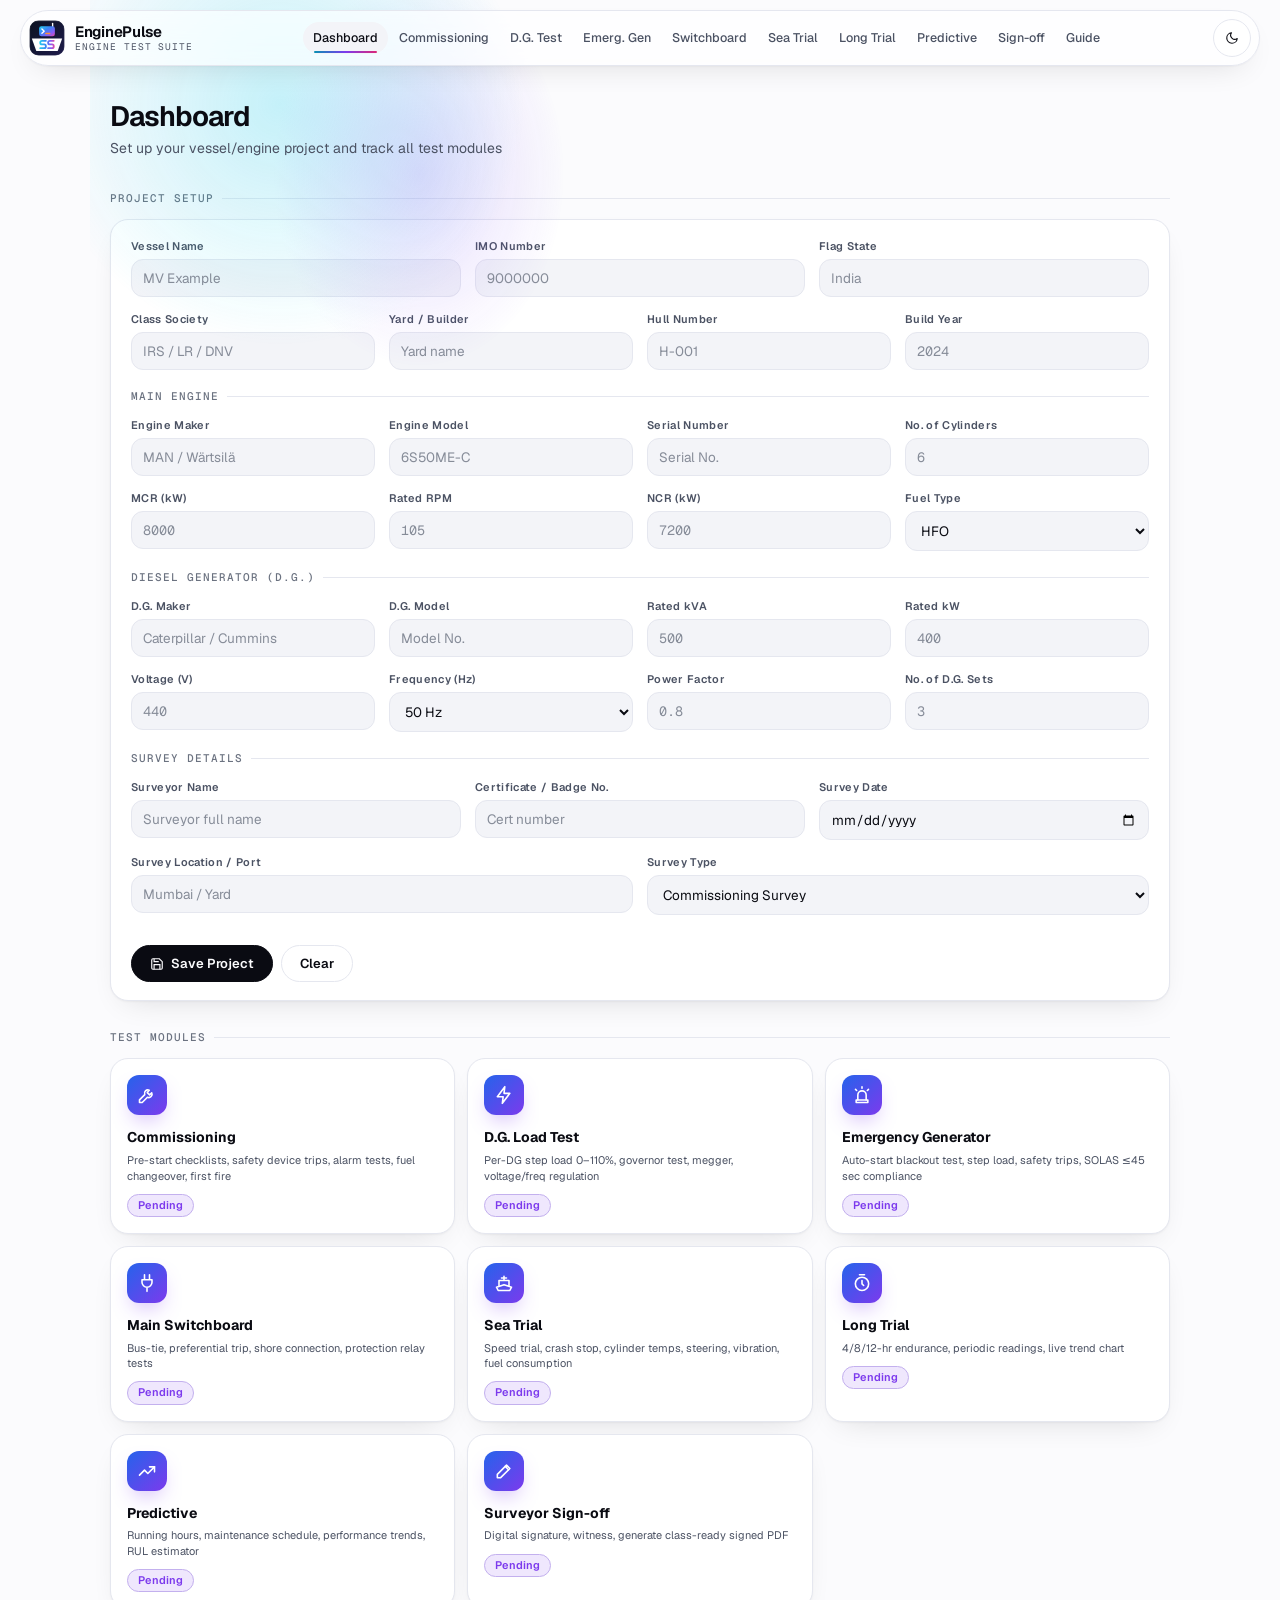
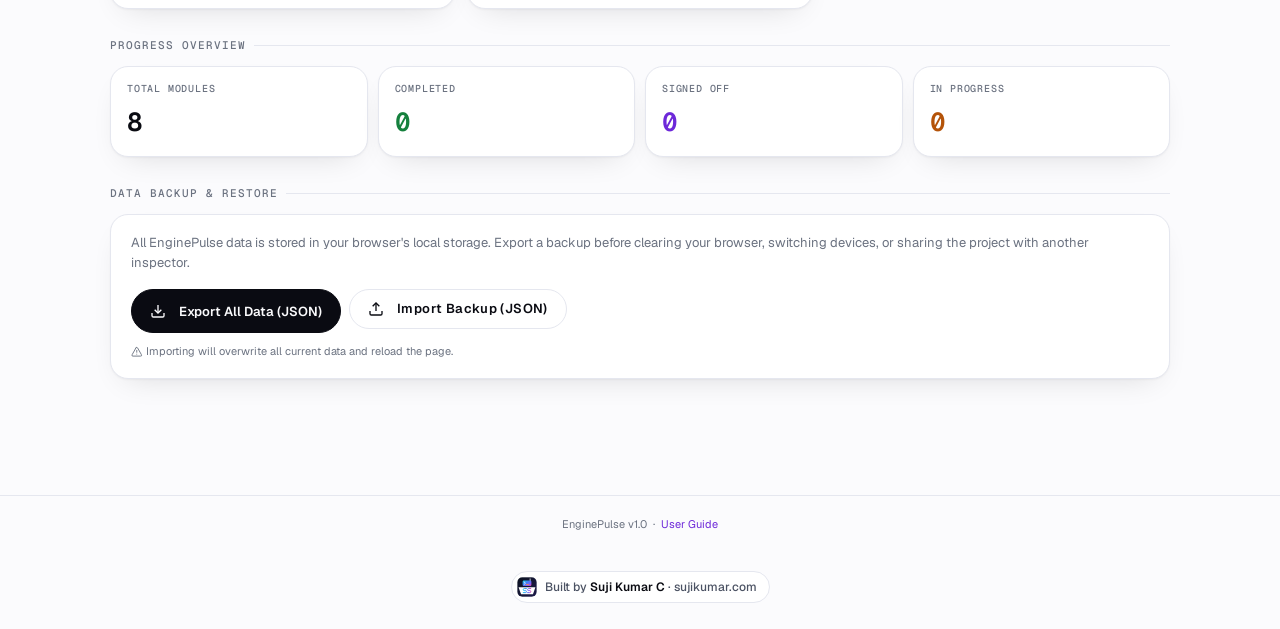
<file: index.html>
<!DOCTYPE html>
<html lang="en">
<head>
  <meta charset="UTF-8" />
  <script>(function(){var t=null;try{t=localStorage.getItem('enginepulse-theme')}catch(e){}if(t!=='light'&&t!=='dark')t=matchMedia('(prefers-color-scheme: dark)').matches?'dark':'light';document.documentElement.setAttribute('data-theme',t)})();</script>
  <meta name="theme-color" content="#FBFBFD" media="(prefers-color-scheme: light)"/>
  <meta name="theme-color" content="#07080D" media="(prefers-color-scheme: dark)"/>
  <link rel="preload" href="fonts/geist.woff2" as="font" type="font/woff2" crossorigin/>
  <meta name="author" content="Suji Kumar C" /><link rel="icon" type="image/svg+xml" href="favicon.svg"/>
  <meta name="viewport" content="width=device-width,initial-scale=1"/>
  <title>EnginePulse — Dashboard</title>
  <link rel="stylesheet" href="css/style.css"/>
</head>
<body>
<div id="navbar"></div>

<div class="page">
  <div class="page-header">
    <div class="page-title">Dashboard</div>
    <div class="page-sub">Set up your vessel/engine project and track all test modules</div>
  </div>

  <!-- Project Setup -->
  <div class="section">
    <div class="section-title">Project Setup</div>
    <div class="card">
      <form id="project-form">
        <div class="form-row col-3">
          <div class="form-group"><label>Vessel Name</label><input type="text" name="vesselName" placeholder="MV Example"/></div>
          <div class="form-group"><label>IMO Number</label><input type="text" name="imo" placeholder="9000000"/></div>
          <div class="form-group"><label>Flag State</label><input type="text" name="flag" placeholder="India"/></div>
        </div>
        <div class="form-row col-4">
          <div class="form-group"><label>Class Society</label><input type="text" name="classSociety" placeholder="IRS / LR / DNV"/></div>
          <div class="form-group"><label>Yard / Builder</label><input type="text" name="yard" placeholder="Yard name"/></div>
          <div class="form-group"><label>Hull Number</label><input type="text" name="hullNo" placeholder="H-001"/></div>
          <div class="form-group"><label>Build Year</label><input type="number" name="buildYear" placeholder="2024"/></div>
        </div>

        <div class="section-title" style="margin-top:4px">Main Engine</div>
        <div class="form-row col-4">
          <div class="form-group"><label>Engine Maker</label><input type="text" name="engineMaker" placeholder="MAN / Wärtsilä"/></div>
          <div class="form-group"><label>Engine Model</label><input type="text" name="engineModel" placeholder="6S50ME-C"/></div>
          <div class="form-group"><label>Serial Number</label><input type="text" name="engineSerial" placeholder="Serial No."/></div>
          <div class="form-group"><label>No. of Cylinders</label><input type="number" name="cylinders" placeholder="6"/></div>
        </div>
        <div class="form-row col-4">
          <div class="form-group"><label>MCR (kW)</label><input type="number" name="mcr" placeholder="8000"/></div>
          <div class="form-group"><label>Rated RPM</label><input type="number" name="ratedRpm" placeholder="105"/></div>
          <div class="form-group"><label>NCR (kW)</label><input type="number" name="ncr" placeholder="7200"/></div>
          <div class="form-group"><label>Fuel Type</label><select name="fuelType"><option value="HFO">HFO</option><option value="VLSFO">VLSFO</option><option value="MGO">MGO</option><option value="LNG">LNG</option><option value="MDO">MDO</option></select></div>
        </div>

        <div class="section-title" style="margin-top:4px">Diesel Generator (D.G.)</div>
        <div class="form-row col-4">
          <div class="form-group"><label>D.G. Maker</label><input type="text" name="dgMaker" placeholder="Caterpillar / Cummins"/></div>
          <div class="form-group"><label>D.G. Model</label><input type="text" name="dgModel" placeholder="Model No."/></div>
          <div class="form-group"><label>Rated kVA</label><input type="number" name="dgKva" placeholder="500"/></div>
          <div class="form-group"><label>Rated kW</label><input type="number" name="dgKw" placeholder="400"/></div>
        </div>
        <div class="form-row col-4">
          <div class="form-group"><label>Voltage (V)</label><input type="number" name="dgVoltage" placeholder="440"/></div>
          <div class="form-group"><label>Frequency (Hz)</label><select name="dgFreq"><option value="50">50 Hz</option><option value="60">60 Hz</option></select></div>
          <div class="form-group"><label>Power Factor</label><input type="number" name="dgPf" placeholder="0.8" step="0.01"/></div>
          <div class="form-group"><label>No. of D.G. Sets</label><input type="number" name="dgCount" placeholder="3"/></div>
        </div>

        <div class="section-title" style="margin-top:4px">Survey Details</div>
        <div class="form-row col-3">
          <div class="form-group"><label>Surveyor Name</label><input type="text" name="surveyorName" placeholder="Surveyor full name"/></div>
          <div class="form-group"><label>Certificate / Badge No.</label><input type="text" name="surveyorCert" placeholder="Cert number"/></div>
          <div class="form-group"><label>Survey Date</label><input type="date" name="surveyDate"/></div>
        </div>
        <div class="form-row col-2">
          <div class="form-group"><label>Survey Location / Port</label><input type="text" name="surveyLocation" placeholder="Mumbai / Yard"/></div>
          <div class="form-group"><label>Survey Type</label><select name="surveyType"><option>Commissioning Survey</option><option>Annual Survey</option><option>Special Survey</option><option>Sea Trial Survey</option><option>Dry Dock Survey</option></select></div>
        </div>

        <div class="btn-row">
          <button type="button" class="btn btn-primary" onclick="saveProj()">
            <svg viewBox="0 0 24 24" fill="none" stroke="currentColor" stroke-width="2"><path d="M19 21H5a2 2 0 0 1-2-2V5a2 2 0 0 1 2-2h11l5 5v11a2 2 0 0 1-2 2z"/><polyline points="17 21 17 13 7 13 7 21"/><polyline points="7 3 7 8 15 8"/></svg>
            Save Project
          </button>
          <button type="button" class="btn btn-outline" onclick="clearProj()">Clear</button>
        </div>
      </form>
    </div>
  </div>

  <!-- Vessel strip -->
  <div id="vessel-strip"></div>

  <!-- Module Overview -->
  <div class="section">
    <div class="section-title">Test Modules</div>
    <div class="grid-3" id="module-grid"></div>
  </div>

  <!-- Quick Stats -->
  <div class="section">
    <div class="section-title">Progress Overview</div>
    <div class="grid-4" id="stats-row"></div>
  </div>

  <!-- Data Backup -->
  <div class="section">
    <div class="section-title">Data Backup &amp; Restore</div>
    <div class="card">
      <p style="color:var(--text-dim);font-size:13px;margin-bottom:14px">All EnginePulse data is stored in your browser's local storage. Export a backup before clearing your browser, switching devices, or sharing the project with another inspector.</p>
      <div class="btn-row">
        <button class="btn btn-primary" onclick="exportAllData()">
          <svg viewBox="0 0 24 24" fill="none" stroke="currentColor" stroke-width="2" style="width:16px;height:16px;vertical-align:-3px;margin-right:6px"><path d="M21 15v4a2 2 0 0 1-2 2H5a2 2 0 0 1-2-2v-4"/><polyline points="7 10 12 15 17 10"/><line x1="12" y1="15" x2="12" y2="3"/></svg>
          Export All Data (JSON)
        </button>
        <label class="btn btn-outline" style="cursor:pointer">
          <svg viewBox="0 0 24 24" fill="none" stroke="currentColor" stroke-width="2" style="width:16px;height:16px;vertical-align:-3px;margin-right:6px"><path d="M21 15v4a2 2 0 0 1-2 2H5a2 2 0 0 1-2-2v-4"/><polyline points="17 8 12 3 7 8"/><line x1="12" y1="3" x2="12" y2="15"/></svg>
          Import Backup (JSON)
          <input type="file" accept=".json" style="display:none" onchange="importData(this.files[0])"/>
        </label>
      </div>
      <p style="color:var(--text-dim);font-size:11px;margin-top:10px"><i data-ic="alert"></i> Importing will overwrite all current data and reload the page.</p>
    </div>
  </div>

</div>

<footer>EnginePulse v1.0 &nbsp;·&nbsp; <a href="guide.html">User Guide</a></footer>

<script src="js/common.js"></script>
<script>
buildNavbar('dashboard');

const MODULES = [
  { key:'commissioning', icon:'wrench', title:'Commissioning',       href:'commissioning.html',  desc:'Pre-start checklists, safety device trips, alarm tests, fuel changeover, first fire' },
  { key:'dgtest',        icon:'zap', title:'D.G. Load Test',      href:'dgtest.html',         desc:'Per-DG step load 0–110%, governor test, megger, voltage/freq regulation' },
  { key:'emergencyGen',  icon:'siren', title:'Emergency Generator', href:'emergencyGen.html',   desc:'Auto-start blackout test, step load, safety trips, SOLAS ≤45 sec compliance' },
  { key:'switchboard',   icon:'plug', title:'Main Switchboard',    href:'switchboard.html',    desc:'Bus-tie, preferential trip, shore connection, protection relay tests' },
  { key:'seatrial',      icon:'ship', title:'Sea Trial',           href:'seatrial.html',       desc:'Speed trial, crash stop, cylinder temps, steering, vibration, fuel consumption' },
  { key:'longtrial',     icon:'timer', title:'Long Trial',          href:'longtrial.html',      desc:'4/8/12-hr endurance, periodic readings, live trend chart' },
  { key:'predictive',    icon:'trend', title:'Predictive',          href:'predictive.html',     desc:'Running hours, maintenance schedule, performance trends, RUL estimator' },
  { key:'signoff',       icon:'pen', title:'Surveyor Sign-off',   href:'signoff.html',        desc:'Digital signature, witness, generate class-ready signed PDF' },
];

function renderModules() {
  const grid = document.getElementById('module-grid');
  grid.innerHTML = MODULES.map(m => {
    const status = getModuleStatus(m.key);
    return `<a class="module-card status-${status}" href="${m.href}">
      <div class="mc-icon">${epIcon(m.icon)}</div>
      <div class="mc-title">${m.title}</div>
      <div class="mc-desc">${m.desc}</div>
      ${statusDot(status)}
    </a>`;
  }).join('');
}

function renderStats() {
  const statuses = MODULES.map(m => getModuleStatus(m.key));
  const done    = statuses.filter(s => s === 'done' || s === 'signed').length;
  const signed  = statuses.filter(s => s === 'signed').length;
  const wip     = statuses.filter(s => s === 'wip').length;
  const pending = statuses.filter(s => s === 'pending').length;
  document.getElementById('stats-row').innerHTML = `
    <div class="stat-tile"><div class="stat-label">Total Modules</div><div class="stat-value">${MODULES.length}</div></div>
    <div class="stat-tile"><div class="stat-label">Completed</div><div class="stat-value" style="color:var(--pass)">${done}</div></div>
    <div class="stat-tile"><div class="stat-label">Signed Off</div><div class="stat-value" style="color:var(--teal-br)">${signed}</div></div>
    <div class="stat-tile"><div class="stat-label">In Progress</div><div class="stat-value" style="color:var(--warn)">${wip}</div></div>
  `;
}

function saveProj() {
  const form = document.getElementById('project-form');
  const data = {};
  new FormData(form).forEach((v,k) => data[k]=v);
  saveProject(data);
  document.getElementById('vessel-strip').innerHTML = buildVesselStrip();
  buildNavbar('dashboard');
  toast('Project saved', 'pass');
}

function clearProj() {
  if (!confirm('Clear all project data?')) return;
  EP.remove('project');
  document.getElementById('project-form').reset();
  document.getElementById('vessel-strip').innerHTML = '';
  toast('Project cleared');
}

// Boot
autoSaveForm('project-form', 'project');
document.getElementById('vessel-strip').innerHTML = buildVesselStrip();
renderModules();
renderStats();
</script>
</body>
</html>
</file>
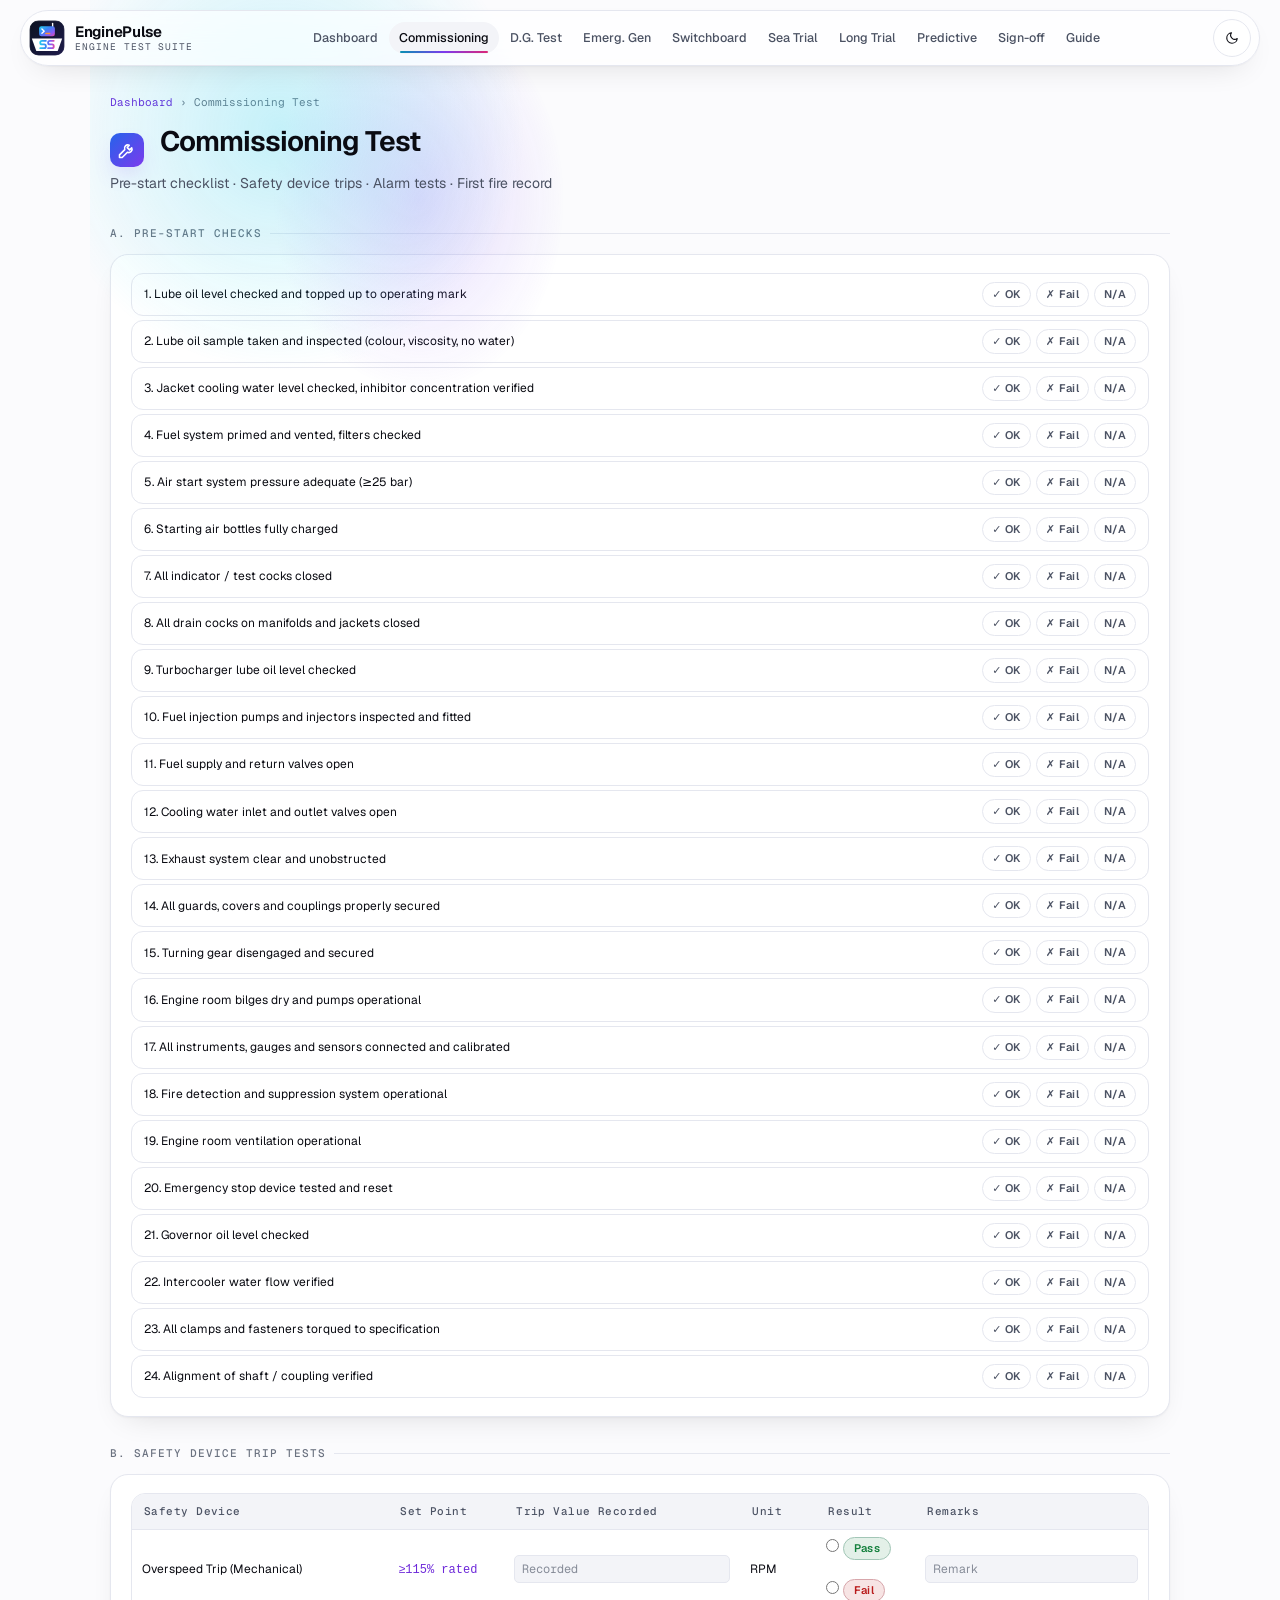
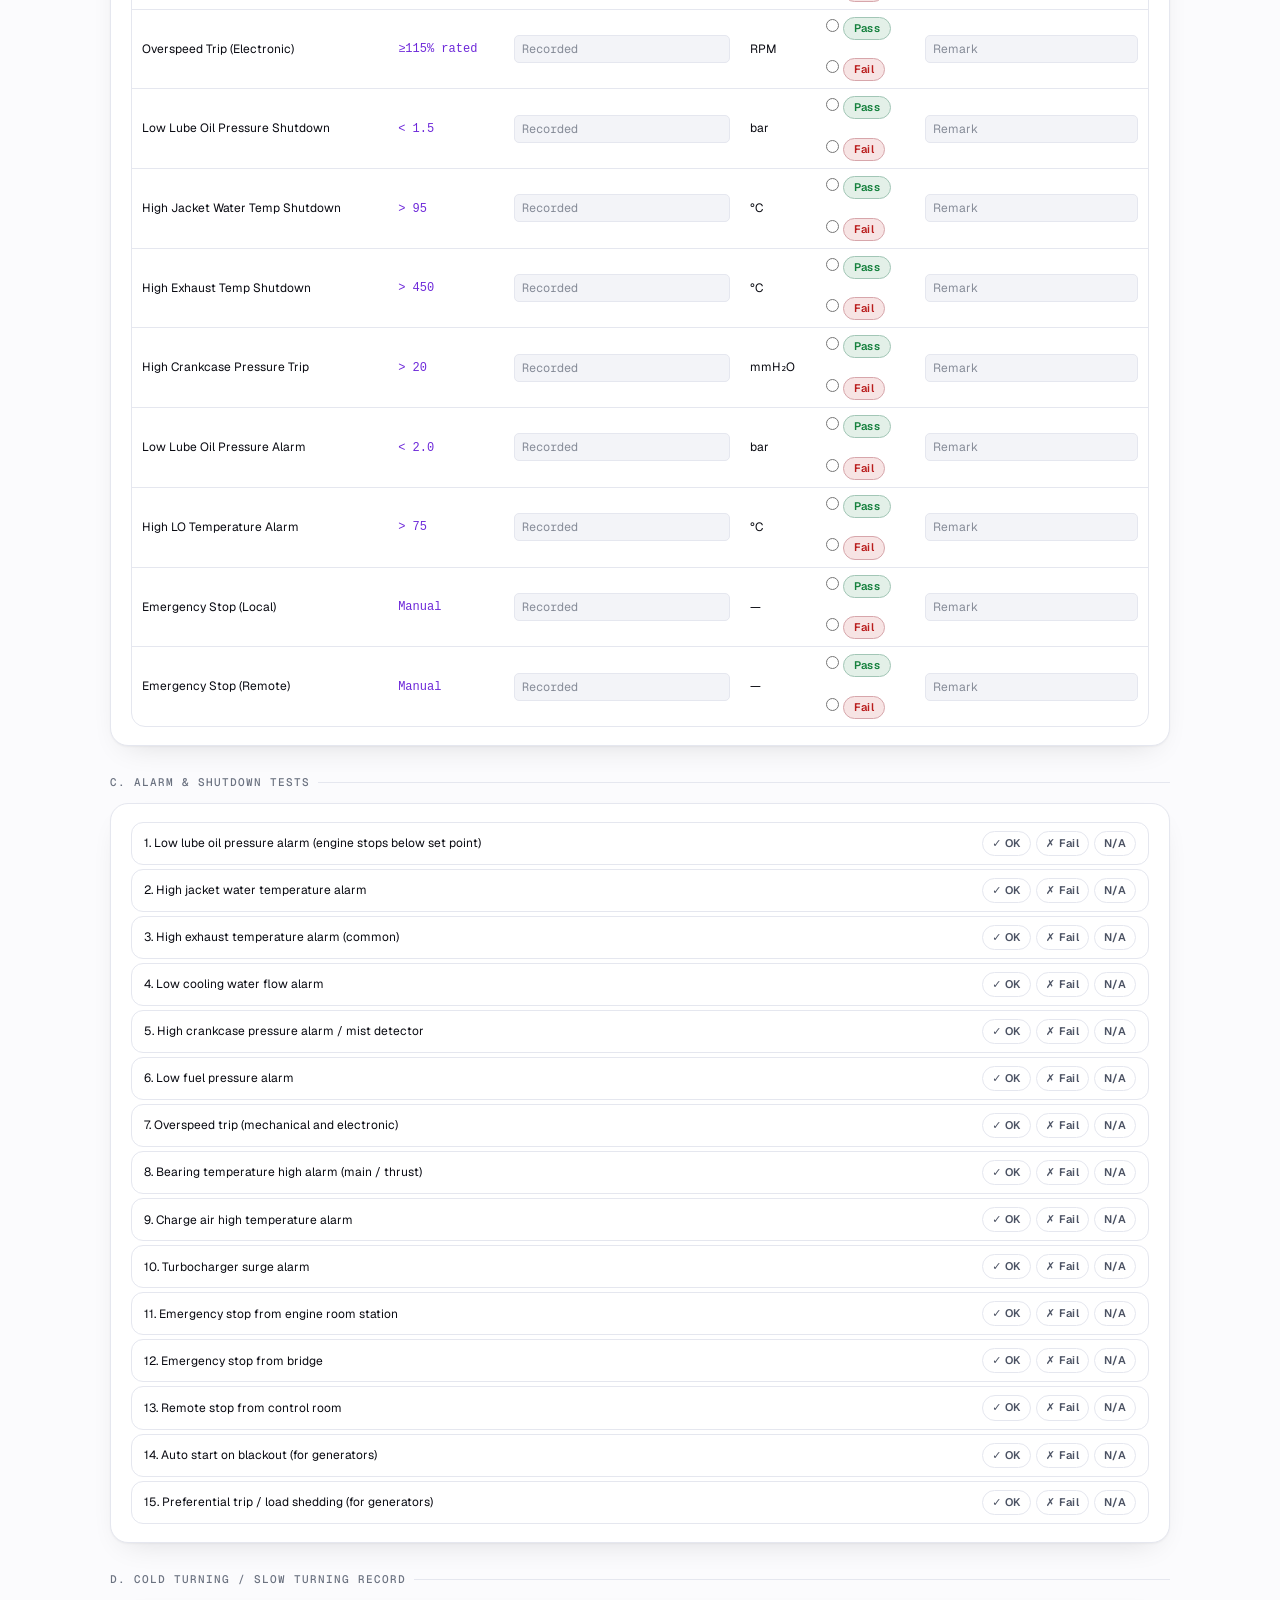
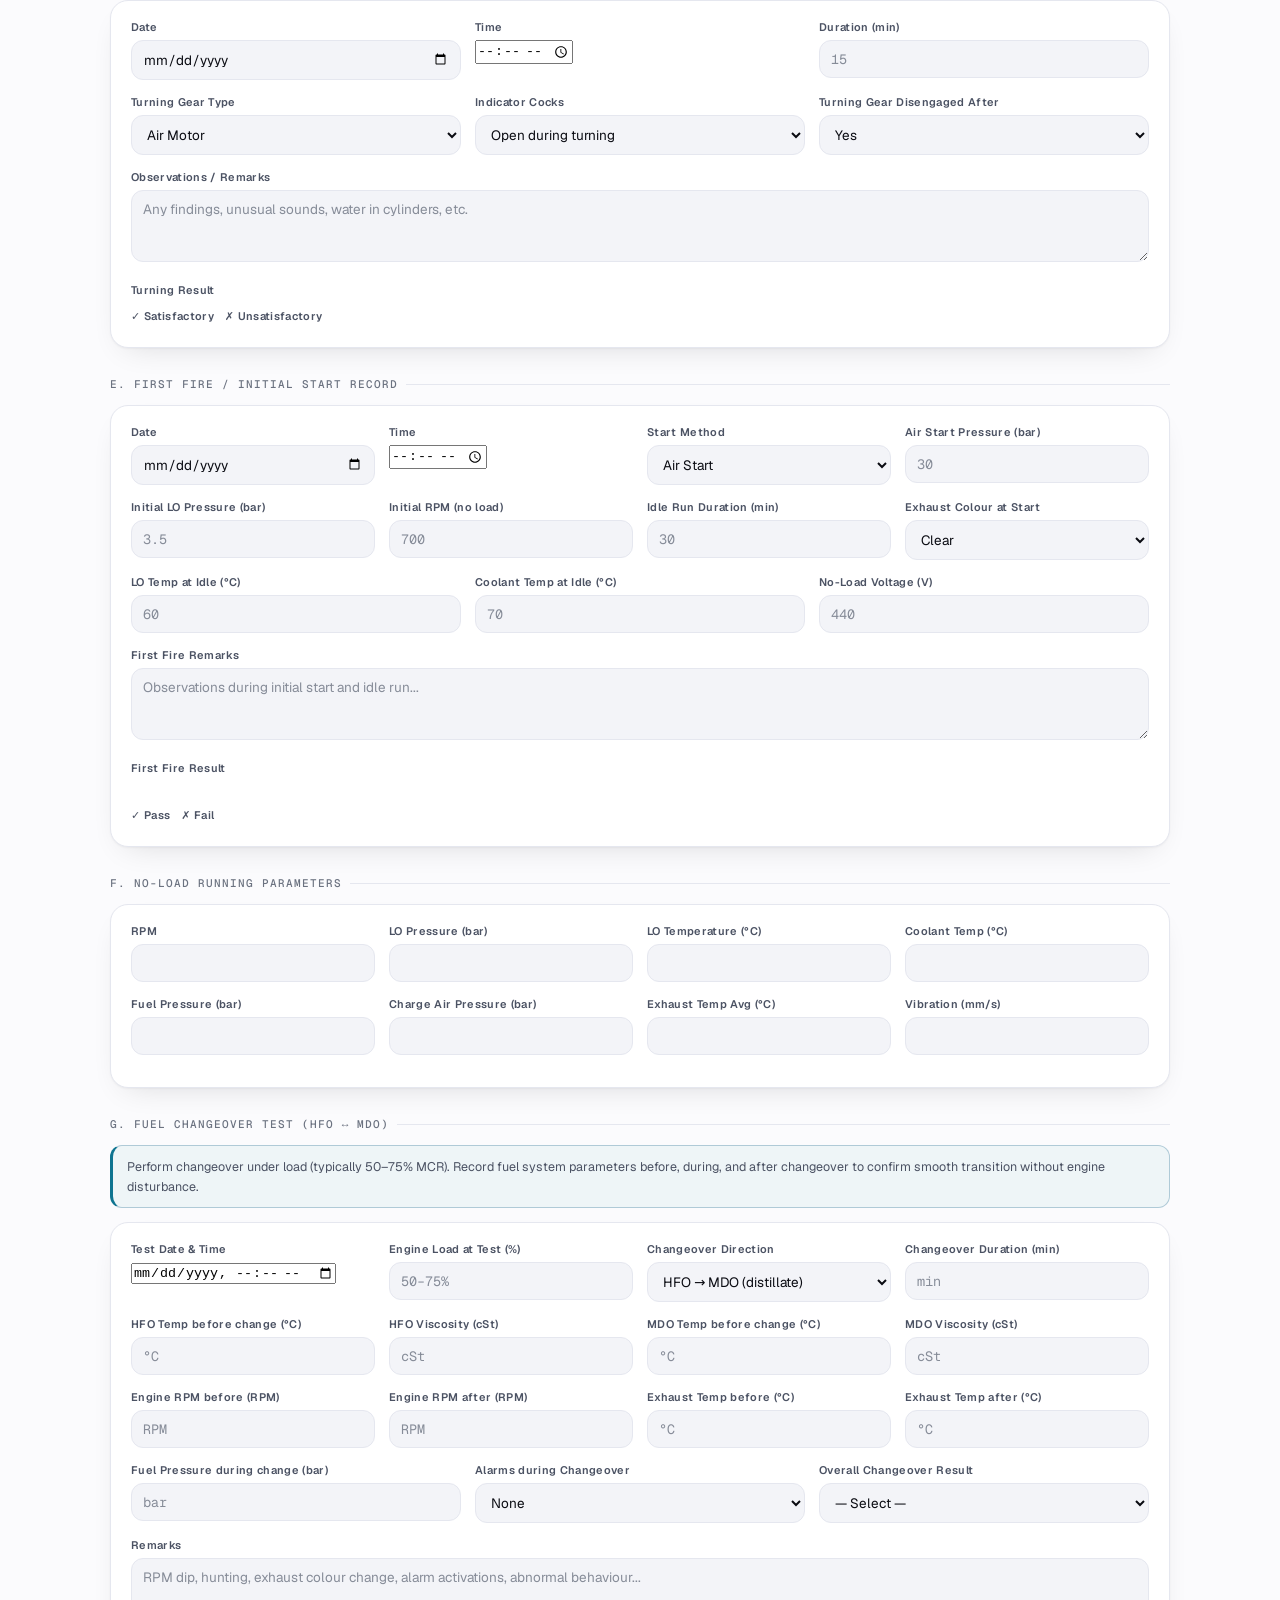
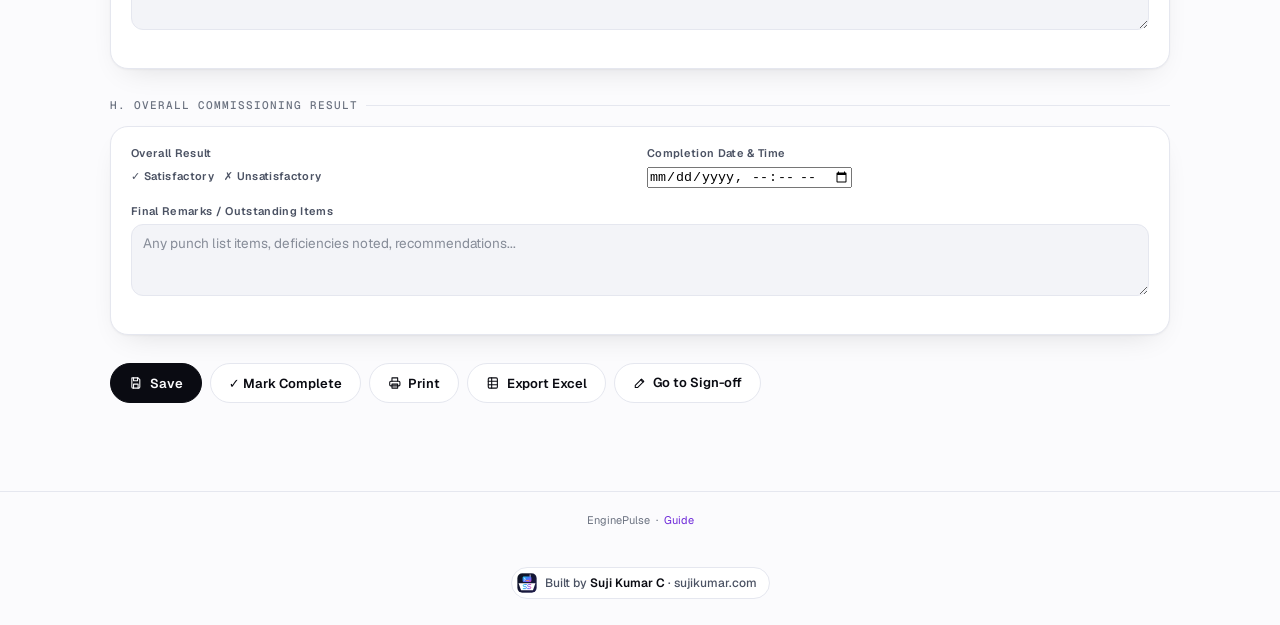
<file: commissioning.html>
<!DOCTYPE html>
<html lang="en">
<head>
  <meta charset="UTF-8"/>
  <script>(function(){var t=null;try{t=localStorage.getItem('enginepulse-theme')}catch(e){}if(t!=='light'&&t!=='dark')t=matchMedia('(prefers-color-scheme: dark)').matches?'dark':'light';document.documentElement.setAttribute('data-theme',t)})();</script>
  <meta name="theme-color" content="#FBFBFD" media="(prefers-color-scheme: light)"/>
  <meta name="theme-color" content="#07080D" media="(prefers-color-scheme: dark)"/>
  <link rel="preload" href="fonts/geist.woff2" as="font" type="font/woff2" crossorigin/>
  <meta name="author" content="Suji Kumar C" /><link rel="icon" type="image/svg+xml" href="favicon.svg"/>
  <meta name="viewport" content="width=device-width,initial-scale=1"/>
  <title>EnginePulse — Commissioning</title>
  <link rel="stylesheet" href="css/style.css"/>
</head>
<body>
<div id="navbar"></div>
<div class="page">
  <div class="breadcrumb"><a href="index.html">Dashboard</a> › Commissioning Test</div>
  <div class="page-header">
    <div class="page-title"><i data-ic="wrench"></i> Commissioning Test</div>
    <div class="page-sub">Pre-start checklist · Safety device trips · Alarm tests · First fire record</div>
  </div>
  <div id="vessel-strip"></div>

  <form id="comm-form">

  <!-- A. Pre-Start Checks -->
  <div class="section">
    <div class="section-title">A. Pre-Start Checks</div>
    <div class="card">
      <div class="checklist" id="prestart-list"></div>
    </div>
  </div>

  <!-- B. Safety Device Trips -->
  <div class="section">
    <div class="section-title">B. Safety Device Trip Tests</div>
    <div class="card">
      <div class="table-wrap">
        <table id="safety-table">
          <thead>
            <tr>
              <th>Safety Device</th>
              <th>Set Point</th>
              <th>Trip Value Recorded</th>
              <th>Unit</th>
              <th>Result</th>
              <th>Remarks</th>
            </tr>
          </thead>
          <tbody id="safety-body"></tbody>
        </table>
      </div>
    </div>
  </div>

  <!-- C. Alarm Tests -->
  <div class="section">
    <div class="section-title">C. Alarm & Shutdown Tests</div>
    <div class="card">
      <div class="checklist" id="alarm-list"></div>
    </div>
  </div>

  <!-- D. Cold / Slow Turning -->
  <div class="section">
    <div class="section-title">D. Cold Turning / Slow Turning Record</div>
    <div class="card">
      <div class="form-row col-3">
        <div class="form-group"><label>Date</label><input type="date" name="coldDate"/></div>
        <div class="form-group"><label>Time</label><input type="time" name="coldTime"/></div>
        <div class="form-group"><label>Duration (min)</label><input type="number" name="coldDuration" placeholder="15"/></div>
      </div>
      <div class="form-row col-3">
        <div class="form-group"><label>Turning Gear Type</label><select name="turningGearType"><option>Air Motor</option><option>Electric Motor</option><option>Hydraulic</option><option>Manual</option></select></div>
        <div class="form-group"><label>Indicator Cocks</label><select name="indicatorCocks"><option value="open">Open during turning</option><option value="closed">Closed</option></select></div>
        <div class="form-group"><label>Turning Gear Disengaged After</label><select name="tgDisengaged"><option value="yes">Yes</option><option value="no">No</option></select></div>
      </div>
      <div class="form-group"><label>Observations / Remarks</label><textarea name="coldRemarks" placeholder="Any findings, unusual sounds, water in cylinders, etc."></textarea></div>
      <div class="form-row col-2" style="margin-top:8px">
        <div><label style="margin-bottom:6px">Turning Result</label>
          <label class="check-result" style="display:inline-flex;margin-right:8px"><input type="radio" name="coldResult" value="satisfactory"/> <span>✓ Satisfactory</span></label>
          <label class="check-result" style="display:inline-flex"><input type="radio" name="coldResult" value="unsatisfactory"/> <span>✗ Unsatisfactory</span></label>
        </div>
      </div>
    </div>
  </div>

  <!-- E. First Fire -->
  <div class="section">
    <div class="section-title">E. First Fire / Initial Start Record</div>
    <div class="card">
      <div class="form-row col-4">
        <div class="form-group"><label>Date</label><input type="date" name="firstFireDate"/></div>
        <div class="form-group"><label>Time</label><input type="time" name="firstFireTime"/></div>
        <div class="form-group"><label>Start Method</label><select name="startMethod"><option>Air Start</option><option>Electric Start</option><option>Hydraulic Start</option></select></div>
        <div class="form-group"><label>Air Start Pressure (bar)</label><input type="number" name="airPressure" placeholder="30"/></div>
      </div>
      <div class="form-row col-4">
        <div class="form-group"><label>Initial LO Pressure (bar)</label><input type="number" name="initLoPres" step="0.1" placeholder="3.5"/></div>
        <div class="form-group"><label>Initial RPM (no load)</label><input type="number" name="initRpm" placeholder="700"/></div>
        <div class="form-group"><label>Idle Run Duration (min)</label><input type="number" name="idleDuration" placeholder="30"/></div>
        <div class="form-group"><label>Exhaust Colour at Start</label><select name="exhaustColour"><option>Clear</option><option>White Smoke</option><option>Black Smoke</option><option>Blue Smoke</option></select></div>
      </div>
      <div class="form-row col-3">
        <div class="form-group"><label>LO Temp at Idle (°C)</label><input type="number" name="idleLoTemp" placeholder="60"/></div>
        <div class="form-group"><label>Coolant Temp at Idle (°C)</label><input type="number" name="idleCoolant" placeholder="70"/></div>
        <div class="form-group"><label>No-Load Voltage (V)</label><input type="number" name="noLoadVoltage" placeholder="440"/></div>
      </div>
      <div class="form-group"><label>First Fire Remarks</label><textarea name="firstFireRemarks" placeholder="Observations during initial start and idle run..."></textarea></div>
      <div style="margin-top:8px">
        <label style="margin-bottom:6px">First Fire Result</label><br>
        <label class="check-result" style="display:inline-flex;margin-right:8px"><input type="radio" name="firstFireResult" value="pass"/> <span>✓ Pass</span></label>
        <label class="check-result" style="display:inline-flex"><input type="radio" name="firstFireResult" value="fail"/> <span>✗ Fail</span></label>
      </div>
    </div>
  </div>

  <!-- F. No-Load Parameters -->
  <div class="section">
    <div class="section-title">F. No-Load Running Parameters</div>
    <div class="card">
      <div class="form-row col-4">
        <div class="form-group"><label>RPM</label><input type="number" name="nlRpm" placeholder=""/></div>
        <div class="form-group"><label>LO Pressure (bar)</label><input type="number" name="nlLoPres" step="0.1" placeholder=""/></div>
        <div class="form-group"><label>LO Temperature (°C)</label><input type="number" name="nlLoTemp" placeholder=""/></div>
        <div class="form-group"><label>Coolant Temp (°C)</label><input type="number" name="nlCoolant" placeholder=""/></div>
      </div>
      <div class="form-row col-4">
        <div class="form-group"><label>Fuel Pressure (bar)</label><input type="number" name="nlFuelPres" step="0.1" placeholder=""/></div>
        <div class="form-group"><label>Charge Air Pressure (bar)</label><input type="number" name="nlChargeAir" step="0.01" placeholder=""/></div>
        <div class="form-group"><label>Exhaust Temp Avg (°C)</label><input type="number" name="nlExhTemp" placeholder=""/></div>
        <div class="form-group"><label>Vibration (mm/s)</label><input type="number" name="nlVibration" step="0.1" placeholder=""/></div>
      </div>
    </div>
  </div>

  <!-- G. Fuel Changeover Test -->
  <div class="section">
    <div class="section-title">G. Fuel Changeover Test (HFO ↔ MDO)</div>
    <div class="callout">Perform changeover under load (typically 50–75% MCR). Record fuel system parameters before, during, and after changeover to confirm smooth transition without engine disturbance.</div>
    <div class="card">
      <div class="form-row col-4">
        <div class="form-group"><label>Test Date &amp; Time</label><input type="datetime-local" name="fcDate"/></div>
        <div class="form-group"><label>Engine Load at Test (%)</label><input type="number" name="fcLoad" placeholder="50–75%"/></div>
        <div class="form-group"><label>Changeover Direction</label>
          <select name="fcDirection">
            <option>HFO → MDO (distillate)</option>
            <option>MDO → HFO (residual)</option>
            <option>Both directions</option>
          </select>
        </div>
        <div class="form-group"><label>Changeover Duration (min)</label><input type="number" name="fcDuration" placeholder="min" step="0.5"/></div>
      </div>
      <div class="form-row col-4">
        <div class="form-group"><label>HFO Temp before change (°C)</label><input type="number" name="fcHfoTemp" placeholder="°C"/></div>
        <div class="form-group"><label>HFO Viscosity (cSt)</label><input type="number" name="fcHfoVisc" placeholder="cSt" step="0.1"/></div>
        <div class="form-group"><label>MDO Temp before change (°C)</label><input type="number" name="fcMdoTemp" placeholder="°C"/></div>
        <div class="form-group"><label>MDO Viscosity (cSt)</label><input type="number" name="fcMdoVisc" placeholder="cSt" step="0.1"/></div>
      </div>
      <div class="form-row col-4">
        <div class="form-group"><label>Engine RPM before (RPM)</label><input type="number" name="fcRpmBefore" placeholder="RPM"/></div>
        <div class="form-group"><label>Engine RPM after (RPM)</label><input type="number" name="fcRpmAfter" placeholder="RPM"/></div>
        <div class="form-group"><label>Exhaust Temp before (°C)</label><input type="number" name="fcExhBefore" placeholder="°C"/></div>
        <div class="form-group"><label>Exhaust Temp after (°C)</label><input type="number" name="fcExhAfter" placeholder="°C"/></div>
      </div>
      <div class="form-row col-3">
        <div class="form-group"><label>Fuel Pressure during change (bar)</label><input type="number" name="fcFuelPres" step="0.1" placeholder="bar"/></div>
        <div class="form-group"><label>Alarms during Changeover</label>
          <select name="fcAlarms"><option value="none">None</option><option value="yes">Yes (describe in remarks)</option></select>
        </div>
        <div class="form-group"><label>Overall Changeover Result</label>
          <select name="fcResult">
            <option value="">— Select —</option>
            <option value="pass">PASS — Smooth changeover</option>
            <option value="minor">MINOR ISSUE — Engine recovered</option>
            <option value="fail">FAIL — Engine tripped / investigation required</option>
          </select>
        </div>
      </div>
      <div class="form-group"><label>Remarks</label><textarea name="fcRemarks" placeholder="RPM dip, hunting, exhaust colour change, alarm activations, abnormal behaviour..."></textarea></div>
    </div>
  </div>

  <!-- H. Overall Result -->
  <div class="section">
    <div class="section-title">H. Overall Commissioning Result</div>
    <div class="card">
      <div class="form-row col-2">
        <div class="form-group"><label>Overall Result</label>
          <div style="display:flex;gap:10px;margin-top:6px">
            <label class="check-result" style="display:inline-flex"><input type="radio" name="overallResult" value="pass"/> <span>✓ Satisfactory</span></label>
            <label class="check-result" style="display:inline-flex"><input type="radio" name="overallResult" value="fail"/> <span>✗ Unsatisfactory</span></label>
          </div>
        </div>
        <div class="form-group"><label>Completion Date & Time</label><input type="datetime-local" name="completionDt"/></div>
      </div>
      <div class="form-group"><label>Final Remarks / Outstanding Items</label><textarea name="finalRemarks" placeholder="Any punch list items, deficiencies noted, recommendations..."></textarea></div>
    </div>
  </div>

  <div class="btn-row no-print">
    <button type="button" class="btn btn-primary" onclick="saveComm()"><i data-ic="save"></i> Save</button>
    <button type="button" class="btn btn-outline" onclick="markDone()">✓ Mark Complete</button>
    <button type="button" class="btn btn-outline" onclick="printSection('print-area')"><i data-ic="printer"></i> Print</button>
    <button type="button" class="btn btn-outline" onclick="exportCommExcel()"><i data-ic="sheet"></i> Export Excel</button>
    <a href="signoff.html" class="btn btn-outline"><i data-ic="pen"></i> Go to Sign-off</a>
  </div>

  </form>
</div>
<div id="print-area" style="display:none"></div>
<footer>EnginePulse &nbsp;·&nbsp; <a href="guide.html">Guide</a></footer>

<script src="js/vendor/xlsx.full.min.js"></script>
<script src="js/common.js"></script>
<script>
buildNavbar('commissioning');
document.getElementById('vessel-strip').innerHTML = buildVesselStrip();

// ── Checklist data ──
const PRE_START = [
  'Lube oil level checked and topped up to operating mark',
  'Lube oil sample taken and inspected (colour, viscosity, no water)',
  'Jacket cooling water level checked, inhibitor concentration verified',
  'Fuel system primed and vented, filters checked',
  'Air start system pressure adequate (≥25 bar)',
  'Starting air bottles fully charged',
  'All indicator / test cocks closed',
  'All drain cocks on manifolds and jackets closed',
  'Turbocharger lube oil level checked',
  'Fuel injection pumps and injectors inspected and fitted',
  'Fuel supply and return valves open',
  'Cooling water inlet and outlet valves open',
  'Exhaust system clear and unobstructed',
  'All guards, covers and couplings properly secured',
  'Turning gear disengaged and secured',
  'Engine room bilges dry and pumps operational',
  'All instruments, gauges and sensors connected and calibrated',
  'Fire detection and suppression system operational',
  'Engine room ventilation operational',
  'Emergency stop device tested and reset',
  'Governor oil level checked',
  'Intercooler water flow verified',
  'All clamps and fasteners torqued to specification',
  'Alignment of shaft / coupling verified',
];

const ALARM_ITEMS = [
  'Low lube oil pressure alarm (engine stops below set point)',
  'High jacket water temperature alarm',
  'High exhaust temperature alarm (common)',
  'Low cooling water flow alarm',
  'High crankcase pressure alarm / mist detector',
  'Low fuel pressure alarm',
  'Overspeed trip (mechanical and electronic)',
  'Bearing temperature high alarm (main / thrust)',
  'Charge air high temperature alarm',
  'Turbocharger surge alarm',
  'Emergency stop from engine room station',
  'Emergency stop from bridge',
  'Remote stop from control room',
  'Auto start on blackout (for generators)',
  'Preferential trip / load shedding (for generators)',
];

const SAFETY_DEVICES = [
  { name:'Overspeed Trip (Mechanical)', unit:'RPM', setPoint:'≥115% rated' },
  { name:'Overspeed Trip (Electronic)', unit:'RPM', setPoint:'≥115% rated' },
  { name:'Low Lube Oil Pressure Shutdown', unit:'bar', setPoint:'< 1.5' },
  { name:'High Jacket Water Temp Shutdown', unit:'°C', setPoint:'> 95' },
  { name:'High Exhaust Temp Shutdown', unit:'°C', setPoint:'> 450' },
  { name:'High Crankcase Pressure Trip', unit:'mmH₂O', setPoint:'> 20' },
  { name:'Low Lube Oil Pressure Alarm', unit:'bar', setPoint:'< 2.0' },
  { name:'High LO Temperature Alarm', unit:'°C', setPoint:'> 75' },
  { name:'Emergency Stop (Local)', unit:'—', setPoint:'Manual' },
  { name:'Emergency Stop (Remote)', unit:'—', setPoint:'Manual' },
];

function renderChecklist(containerId, items, prefix) {
  const el = document.getElementById(containerId);
  const saved = EP.load('comm-form', {});
  el.innerHTML = items.map((item, i) => {
    const key = `${prefix}_${i}`;
    const val = saved[key] || '';
    return `<div class="check-item">
      <span class="check-label">${i+1}. ${item}</span>
      <div class="check-result">
        <label class="r-pass"><input type="radio" name="${key}" value="pass" ${val==='pass'?'checked':''}/> <span>✓ OK</span></label>
        <label class="r-fail"><input type="radio" name="${key}" value="fail" ${val==='fail'?'checked':''}/> <span>✗ Fail</span></label>
        <label class="r-na"><input type="radio" name="${key}" value="na"   ${val==='na'?'checked':''}/> <span>N/A</span></label>
      </div>
    </div>`;
  }).join('');
}

function renderSafetyTable() {
  const saved = EP.load('comm-form', {});
  document.getElementById('safety-body').innerHTML = SAFETY_DEVICES.map((d,i) => {
    return `<tr>
      <td>${d.name}</td>
      <td><span style="color:var(--teal-br);font-family:'Roboto Mono',monospace">${d.setPoint}</span></td>
      <td><input type="number" name="st_val_${i}" value="${saved['st_val_'+i]||''}" step="0.1" placeholder="Recorded"/></td>
      <td>${d.unit}</td>
      <td>
        <label style="margin:0"><input type="radio" name="st_res_${i}" value="pass" ${saved['st_res_'+i]==='pass'?'checked':''}/> <span class="badge badge-pass">Pass</span></label>&nbsp;
        <label style="margin:0"><input type="radio" name="st_res_${i}" value="fail" ${saved['st_res_'+i]==='fail'?'checked':''}/> <span class="badge badge-fail">Fail</span></label>
      </td>
      <td><input type="text" name="st_rem_${i}" value="${saved['st_rem_'+i]||''}" placeholder="Remark"/></td>
    </tr>`;
  }).join('');
}

renderChecklist('prestart-list', PRE_START, 'ps');
renderChecklist('alarm-list', ALARM_ITEMS, 'al');
renderSafetyTable();
autoSaveForm('comm-form', 'comm-form');

function saveComm() {
  const form = document.getElementById('comm-form');
  const data = {};
  new FormData(form).forEach((v,k) => data[k]=v);
  form.querySelectorAll('input[type=radio]:checked').forEach(r => data[r.name]=r.value);
  EP.save('comm-form', data);
  toast('Commissioning data saved', 'pass');
}

function markDone() {
  saveComm();
  setModuleStatus('commissioning', 'done');
  toast('Commissioning marked complete ✓', 'pass');
}

function exportCommExcel() {
  const saved = EP.load('comm-form', {});
  const preRows = PRE_START.map((item,i) => ({ 'Item': item, 'Result': saved[`ps_${i}`]||'—' }));
  const safeRows = SAFETY_DEVICES.map((d,i) => ({
    'Safety Device': d.name, 'Set Point': d.setPoint, 'Recorded': saved[`st_val_${i}`]||'',
    'Unit': d.unit, 'Result': saved[`st_res_${i}`]||'—', 'Remark': saved[`st_rem_${i}`]||''
  }));
  const alarmRows = ALARM_ITEMS.map((item,i) => ({ 'Alarm/Shutdown': item, 'Result': saved[`al_${i}`]||'—' }));
  const fuelRows = [{
    'Direction': saved['fcDirection']||'',
    'Load (%)': saved['fcLoad']||'',
    'Duration (min)': saved['fcDuration']||'',
    'HFO Temp (°C)': saved['fcHfoTemp']||'',
    'HFO Viscosity (cSt)': saved['fcHfoVisc']||'',
    'MDO Temp (°C)': saved['fcMdoTemp']||'',
    'MDO Viscosity (cSt)': saved['fcMdoVisc']||'',
    'RPM Before': saved['fcRpmBefore']||'',
    'RPM After': saved['fcRpmAfter']||'',
    'Exh Temp Before (°C)': saved['fcExhBefore']||'',
    'Exh Temp After (°C)': saved['fcExhAfter']||'',
    'Fuel Pres (bar)': saved['fcFuelPres']||'',
    'Alarms': saved['fcAlarms']||'',
    'Result': saved['fcResult']||'',
    'Remarks': saved['fcRemarks']||'',
  }];
  exportExcel([
    { name:'Pre-Start Checks', data: preRows },
    { name:'Safety Device Trips', data: safeRows },
    { name:'Alarm Tests', data: alarmRows },
    { name:'Fuel Changeover', data: fuelRows },
  ], `Commissioning_${getProject().vesselName||'vessel'}.xlsx`);
}
</script>
</body>
</html>
</file>
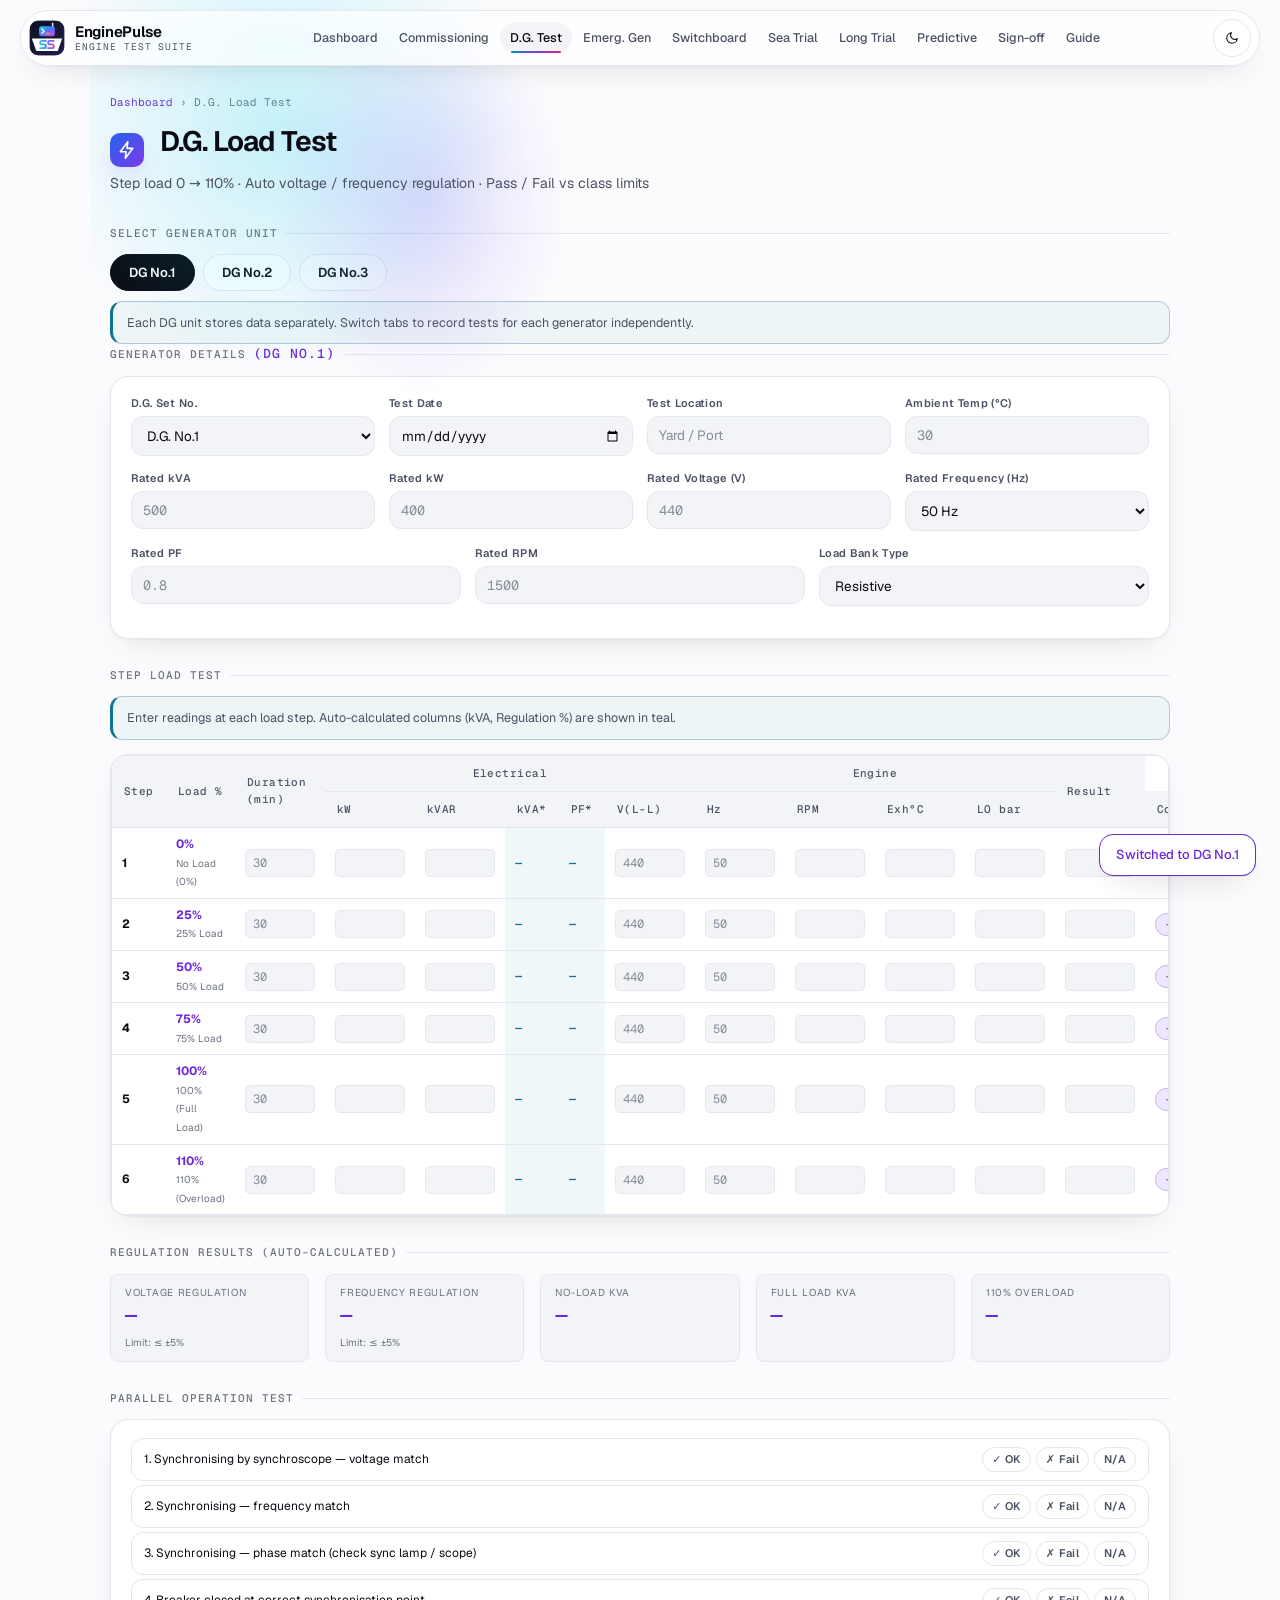
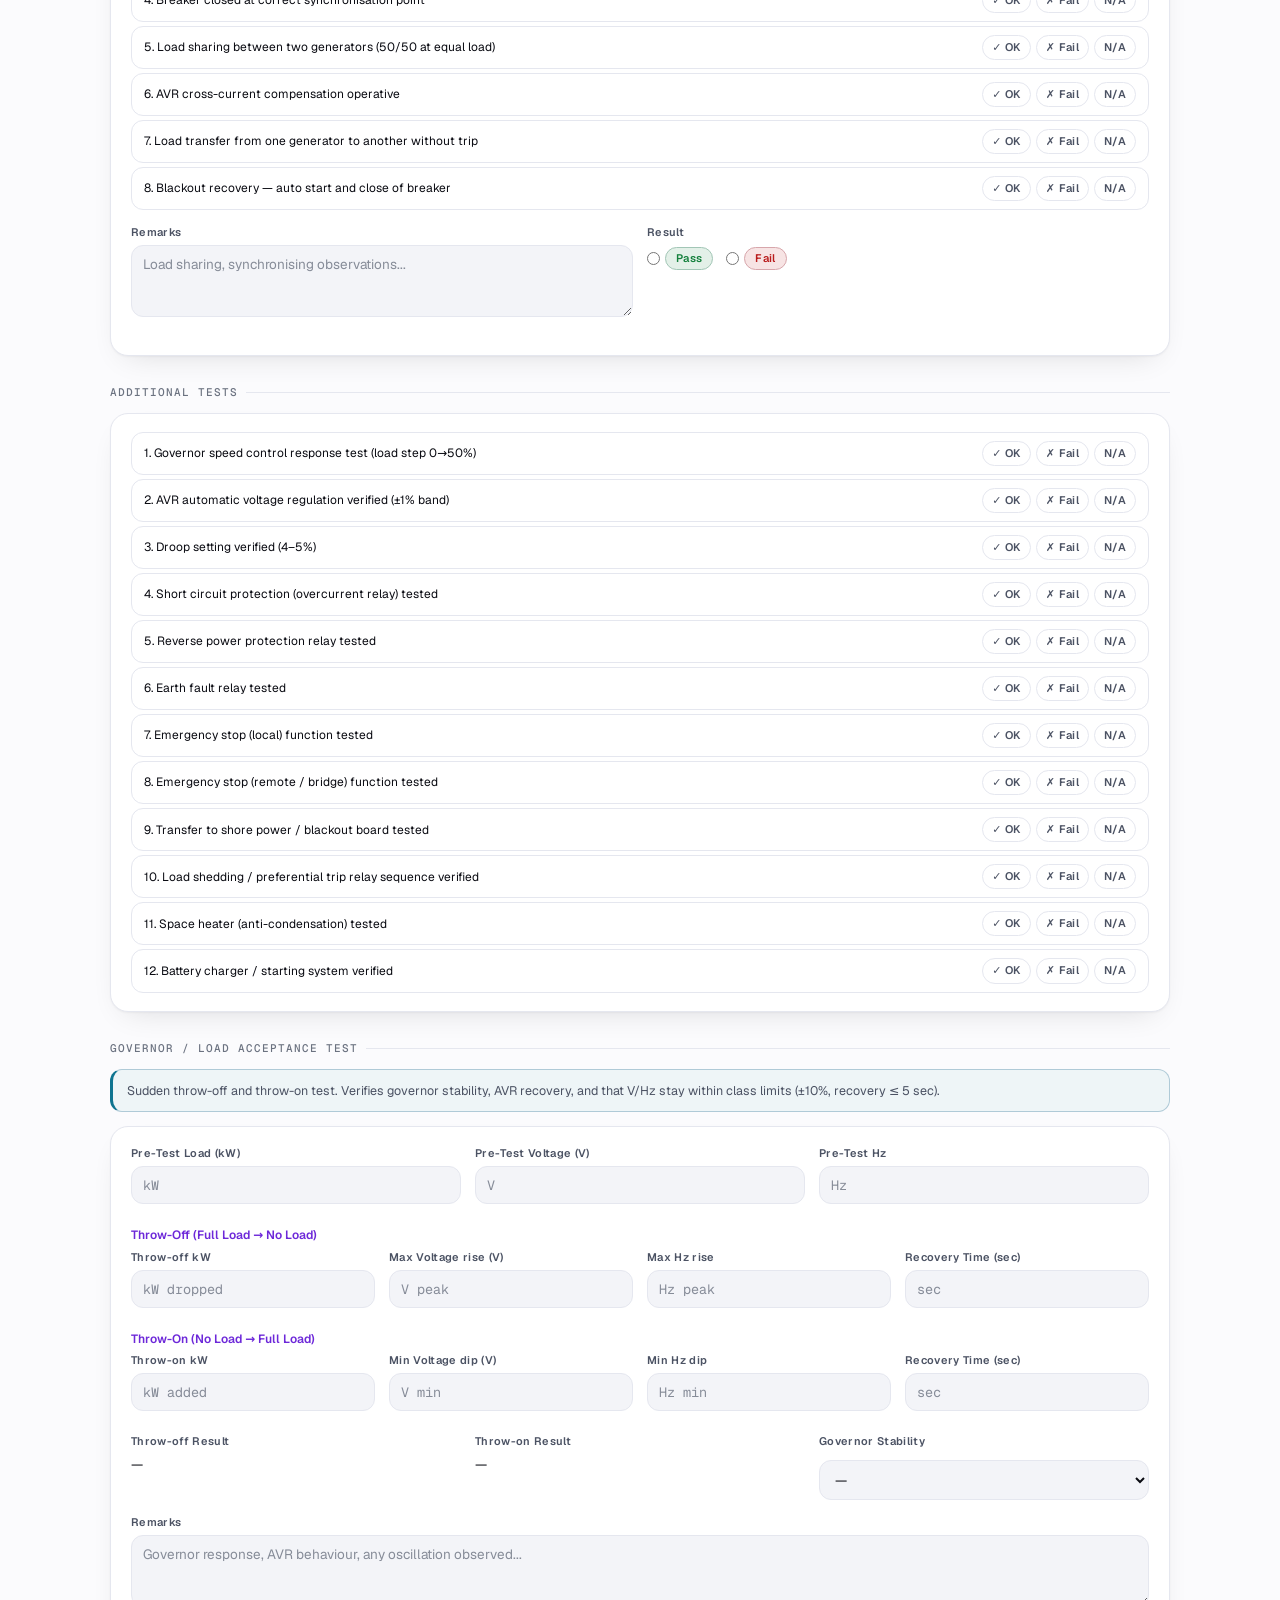
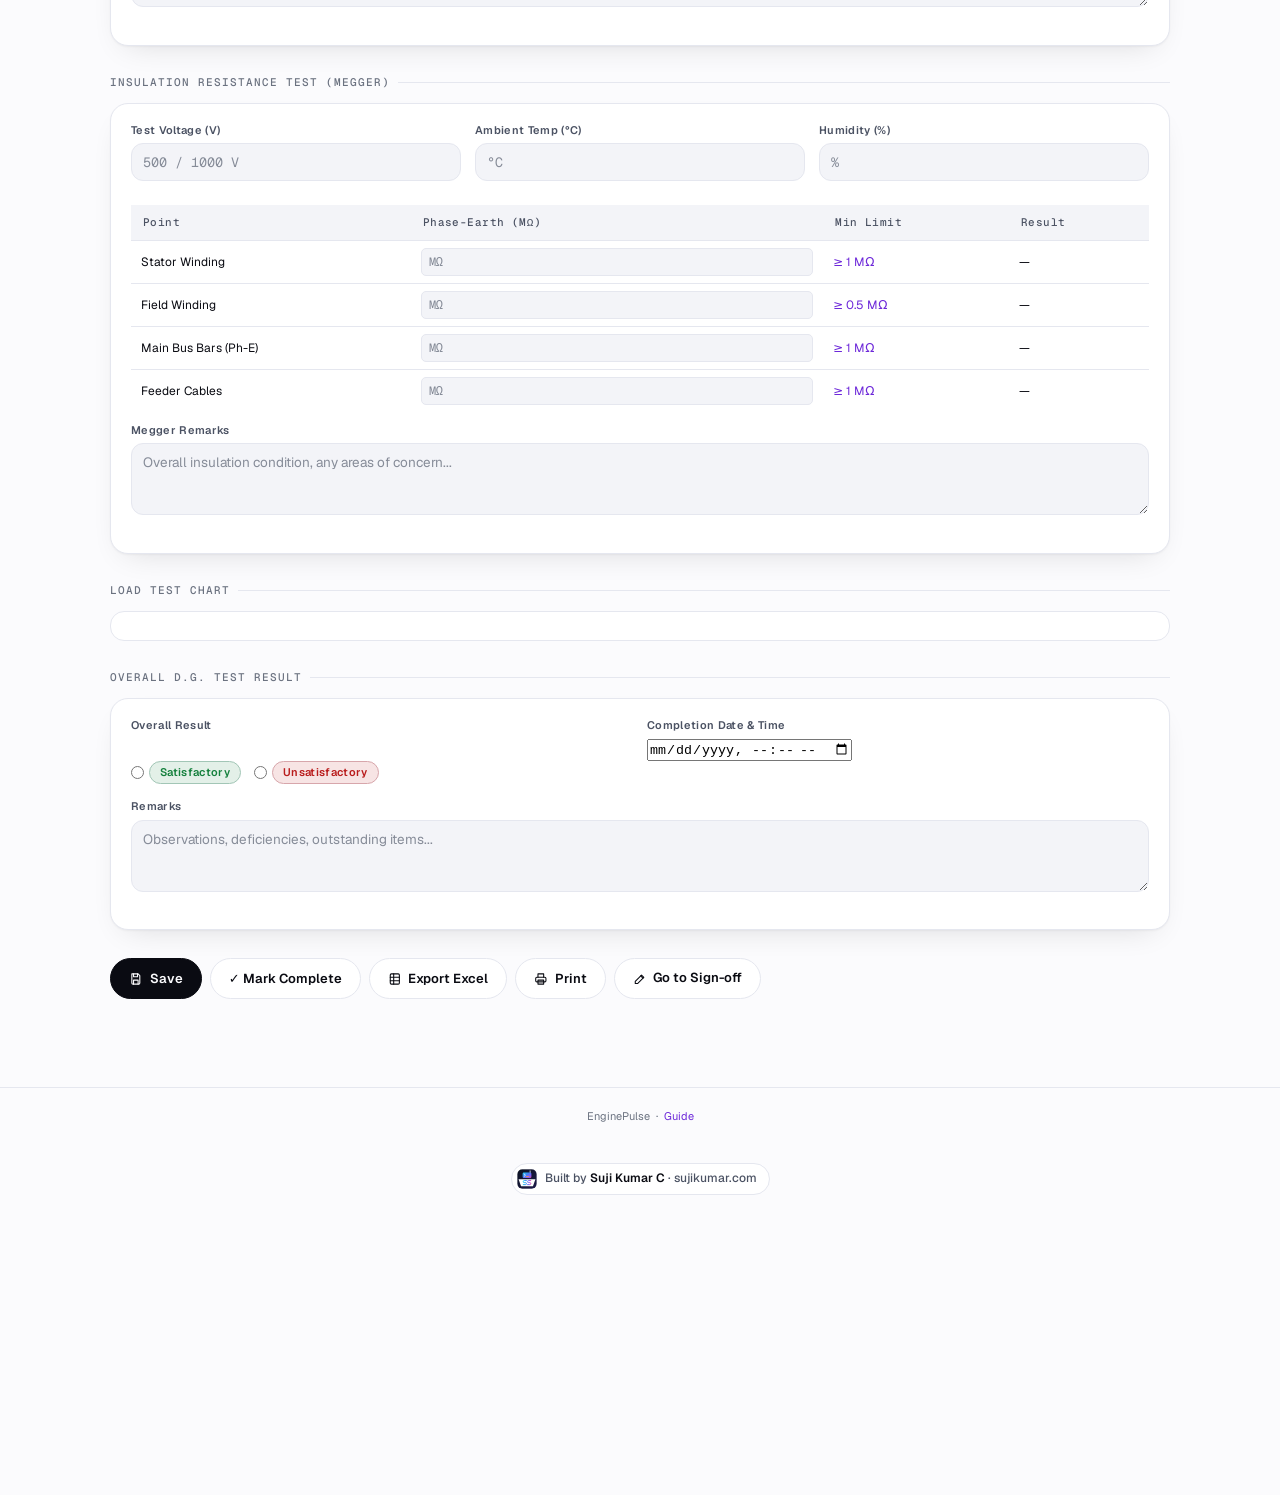
<file: dgtest.html>
<!DOCTYPE html>
<html lang="en">
<head>
  <meta charset="UTF-8"/>
  <script>(function(){var t=null;try{t=localStorage.getItem('enginepulse-theme')}catch(e){}if(t!=='light'&&t!=='dark')t=matchMedia('(prefers-color-scheme: dark)').matches?'dark':'light';document.documentElement.setAttribute('data-theme',t)})();</script>
  <meta name="theme-color" content="#FBFBFD" media="(prefers-color-scheme: light)"/>
  <meta name="theme-color" content="#07080D" media="(prefers-color-scheme: dark)"/>
  <link rel="preload" href="fonts/geist.woff2" as="font" type="font/woff2" crossorigin/>
  <meta name="author" content="Suji Kumar C" /><link rel="icon" type="image/svg+xml" href="favicon.svg"/>
  <meta name="viewport" content="width=device-width,initial-scale=1"/>
  <title>EnginePulse — D.G. Load Test</title>
  <link rel="stylesheet" href="css/style.css"/>
  <style>
    .pf-row { display:flex; gap:16px; flex-wrap:wrap; margin-top:6px; }
    .pf-tile { background:var(--bg-raised); border:1px solid var(--border); border-radius:8px; padding:10px 14px; flex:1; min-width:130px; }
    .pf-label { font-size:10px; color:var(--text-dim); text-transform:uppercase; letter-spacing:.07em; }
    .pf-val   { font-size:20px; font-weight:700; font-family:'Roboto Mono',monospace; color:var(--teal-br); }
    .pf-status { margin-top:4px; }
    td.calc { background:color-mix(in srgb, var(--signal) 6%, transparent); color:var(--signal); font-family:var(--mono); font-weight:600; }
  </style>
</head>
<body>
<div id="navbar"></div>
<div class="page">
  <div class="breadcrumb"><a href="index.html">Dashboard</a> › D.G. Load Test</div>
  <div class="page-header">
    <div class="page-title"><i data-ic="zap"></i> D.G. Load Test</div>
    <div class="page-sub">Step load 0 → 110% · Auto voltage / frequency regulation · Pass / Fail vs class limits</div>
  </div>
  <div id="vessel-strip"></div>

  <!-- Per-DG selector tabs -->
  <div class="section" style="margin-bottom:0">
    <div class="section-title">Select Generator Unit</div>
    <div style="display:flex;gap:8px;flex-wrap:wrap;margin-bottom:10px" id="dg-tabs">
      <button class="btn btn-primary dg-tab" data-unit="dg1" onclick="switchDG('dg1')">DG No.1</button>
      <button class="btn btn-outline dg-tab" data-unit="dg2" onclick="switchDG('dg2')">DG No.2</button>
      <button class="btn btn-outline dg-tab" data-unit="dg3" onclick="switchDG('dg3')">DG No.3</button>
    </div>
    <div class="callout" style="margin-bottom:0">Each DG unit stores data separately. Switch tabs to record tests for each generator independently.</div>
  </div>

  <!-- D.G. Details -->
  <div class="section">
    <div class="section-title">Generator Details <span id="dg-unit-label" style="color:var(--teal-br);font-size:13px">(DG No.1)</span></div>
    <div class="card">
      <div class="form-row col-4">
        <div class="form-group"><label>D.G. Set No.</label><select id="dg-set"><option>D.G. No.1</option><option>D.G. No.2</option><option>D.G. No.3</option><option>Emergency D.G.</option></select></div>
        <div class="form-group"><label>Test Date</label><input type="date" id="dg-date"/></div>
        <div class="form-group"><label>Test Location</label><input type="text" id="dg-location" placeholder="Yard / Port"/></div>
        <div class="form-group"><label>Ambient Temp (°C)</label><input type="number" id="dg-ambient" placeholder="30"/></div>
      </div>
      <div class="form-row col-4">
        <div class="form-group"><label>Rated kVA</label><input type="number" id="rated-kva" placeholder="500" oninput="updateRated()"/></div>
        <div class="form-group"><label>Rated kW</label><input type="number" id="rated-kw" placeholder="400" oninput="updateRated()"/></div>
        <div class="form-group"><label>Rated Voltage (V)</label><input type="number" id="rated-v" placeholder="440" oninput="updateRated()"/></div>
        <div class="form-group"><label>Rated Frequency (Hz)</label><select id="rated-hz" oninput="updateRated()"><option value="50">50 Hz</option><option value="60">60 Hz</option></select></div>
      </div>
      <div class="form-row col-3">
        <div class="form-group"><label>Rated PF</label><input type="number" id="rated-pf" placeholder="0.8" step="0.01"/></div>
        <div class="form-group"><label>Rated RPM</label><input type="number" id="rated-rpm" placeholder="1500"/></div>
        <div class="form-group"><label>Load Bank Type</label><select id="load-type"><option>Resistive</option><option>Resistive-Inductive</option><option>Ship Service Load</option></select></div>
      </div>
    </div>
  </div>

  <!-- Step Load Table -->
  <div class="section">
    <div class="section-title">Step Load Test</div>
    <div class="callout">Enter readings at each load step. Auto-calculated columns (kVA, Regulation %) are shown in teal.</div>
    <div class="card" style="padding:0">
      <div class="table-wrap">
        <table id="load-table">
          <thead>
            <tr>
              <th rowspan="2">Step</th>
              <th rowspan="2">Load %</th>
              <th rowspan="2">Duration<br/>(min)</th>
              <th colspan="5" style="text-align:center;border-bottom:1px solid var(--border)">Electrical</th>
              <th colspan="4" style="text-align:center;border-bottom:1px solid var(--border)">Engine</th>
              <th rowspan="2">Result</th>
            </tr>
            <tr>
              <th>kW</th><th>kVAR</th><th>kVA*</th><th>PF*</th>
              <th>V(L-L)</th><th>Hz</th><th>RPM</th>
              <th>Exh°C</th><th>LO bar</th><th>Cool°C</th>
            </tr>
          </thead>
          <tbody id="load-body"></tbody>
        </table>
      </div>
    </div>
  </div>

  <!-- Regulation Results -->
  <div class="section">
    <div class="section-title">Regulation Results (Auto-calculated)</div>
    <div class="pf-row" id="reg-tiles">
      <div class="pf-tile"><div class="pf-label">Voltage Regulation</div><div class="pf-val" id="vreg-val">—</div><div class="pf-status" id="vreg-badge"></div><div style="font-size:10px;color:var(--text-dim)">Limit: ≤ ±5%</div></div>
      <div class="pf-tile"><div class="pf-label">Frequency Regulation</div><div class="pf-val" id="freg-val">—</div><div class="pf-status" id="freg-badge"></div><div style="font-size:10px;color:var(--text-dim)">Limit: ≤ ±5%</div></div>
      <div class="pf-tile"><div class="pf-label">No-Load kVA</div><div class="pf-val" id="nl-kva">—</div></div>
      <div class="pf-tile"><div class="pf-label">Full Load kVA</div><div class="pf-val" id="fl-kva">—</div></div>
      <div class="pf-tile"><div class="pf-label">110% Overload</div><div class="pf-val" id="ol-kva">—</div><div class="pf-status" id="ol-badge"></div></div>
    </div>
  </div>

  <!-- Parallel Operation -->
  <div class="section">
    <div class="section-title">Parallel Operation Test</div>
    <div class="card">
      <div class="checklist" id="parallel-list"></div>
      <div class="form-row col-2" style="margin-top:14px">
        <div class="form-group"><label>Remarks</label><textarea id="parallel-remarks" placeholder="Load sharing, synchronising observations..."></textarea></div>
        <div class="form-group"><label>Result</label>
          <div style="margin-top:6px">
            <label style="display:inline-flex;align-items:center;gap:5px;margin-right:10px"><input type="radio" name="parallel-result" value="pass"/> <span class="badge badge-pass">Pass</span></label>
            <label style="display:inline-flex;align-items:center;gap:5px"><input type="radio" name="parallel-result" value="fail"/> <span class="badge badge-fail">Fail</span></label>
          </div>
        </div>
      </div>
    </div>
  </div>

  <!-- Additional Tests -->
  <div class="section">
    <div class="section-title">Additional Tests</div>
    <div class="card">
      <div class="checklist" id="addl-list"></div>
    </div>
  </div>

  <!-- Governor / Load Acceptance Test -->
  <div class="section">
    <div class="section-title">Governor / Load Acceptance Test</div>
    <div class="callout">Sudden throw-off and throw-on test. Verifies governor stability, AVR recovery, and that V/Hz stay within class limits (±10%, recovery ≤ 5 sec).</div>
    <div class="card">
      <form id="gov-form">
        <div class="form-row col-3">
          <div class="form-group"><label>Pre-Test Load (kW)</label><input type="number" name="govPreLoad" placeholder="kW"/></div>
          <div class="form-group"><label>Pre-Test Voltage (V)</label><input type="number" name="govPreV" placeholder="V"/></div>
          <div class="form-group"><label>Pre-Test Hz</label><input type="number" name="govPreHz" placeholder="Hz" step="0.1"/></div>
        </div>
        <div style="font-size:12px;font-weight:600;color:var(--teal-br);margin:8px 0 4px">Throw-Off (Full Load → No Load)</div>
        <div class="form-row col-4">
          <div class="form-group"><label>Throw-off kW</label><input type="number" name="govThrowOffKw" placeholder="kW dropped"/></div>
          <div class="form-group"><label>Max Voltage rise (V)</label><input type="number" name="govMaxV" placeholder="V peak"/></div>
          <div class="form-group"><label>Max Hz rise</label><input type="number" name="govMaxHz" placeholder="Hz peak" step="0.1"/></div>
          <div class="form-group"><label>Recovery Time (sec)</label><input type="number" name="govOffRecTime" placeholder="sec" step="0.1" id="gov-off-rec"/></div>
        </div>
        <div style="font-size:12px;font-weight:600;color:var(--teal-br);margin:8px 0 4px">Throw-On (No Load → Full Load)</div>
        <div class="form-row col-4">
          <div class="form-group"><label>Throw-on kW</label><input type="number" name="govThrowOnKw" placeholder="kW added"/></div>
          <div class="form-group"><label>Min Voltage dip (V)</label><input type="number" name="govMinV" placeholder="V min"/></div>
          <div class="form-group"><label>Min Hz dip</label><input type="number" name="govMinHz" placeholder="Hz min" step="0.1"/></div>
          <div class="form-group"><label>Recovery Time (sec)</label><input type="number" name="govOnRecTime" placeholder="sec" step="0.1" id="gov-on-rec"/></div>
        </div>
        <div class="form-row col-3" style="margin-top:8px">
          <div class="form-group"><label>Throw-off Result</label><div id="gov-off-badge">—</div></div>
          <div class="form-group"><label>Throw-on Result</label><div id="gov-on-badge">—</div></div>
          <div class="form-group"><label>Governor Stability</label>
            <select name="govStability" style="margin-top:6px"><option value="">—</option><option value="stable">Stable — no hunting</option><option value="minor">Minor hunting — settled</option><option value="unstable">Unstable — investigation needed</option></select>
          </div>
        </div>
        <div class="form-group"><label>Remarks</label><textarea name="govRemarks" placeholder="Governor response, AVR behaviour, any oscillation observed..."></textarea></div>
      </form>
    </div>
  </div>

  <!-- Insulation Resistance (Megger) -->
  <div class="section">
    <div class="section-title">Insulation Resistance Test (Megger)</div>
    <div class="card">
      <form id="meg-form">
        <div class="form-row col-3">
          <div class="form-group"><label>Test Voltage (V)</label><input type="number" name="megVolt" placeholder="500 / 1000 V"/></div>
          <div class="form-group"><label>Ambient Temp (°C)</label><input type="number" name="megTemp" placeholder="°C"/></div>
          <div class="form-group"><label>Humidity (%)</label><input type="number" name="megHumidity" placeholder="%"/></div>
        </div>
        <table class="data-table" style="margin-top:10px">
          <thead><tr><th>Point</th><th>Phase-Earth (MΩ)</th><th>Min Limit</th><th>Result</th></tr></thead>
          <tbody>
            <tr><td>Stator Winding</td><td><input type="number" class="meg-val" placeholder="MΩ" step="0.01" data-limit="1"/></td><td style="color:var(--teal-br)">≥ 1 MΩ</td><td class="meg-res">—</td></tr>
            <tr><td>Field Winding</td><td><input type="number" class="meg-val" placeholder="MΩ" step="0.01" data-limit="0.5"/></td><td style="color:var(--teal-br)">≥ 0.5 MΩ</td><td class="meg-res">—</td></tr>
            <tr><td>Main Bus Bars (Ph-E)</td><td><input type="number" class="meg-val" placeholder="MΩ" step="0.01" data-limit="1"/></td><td style="color:var(--teal-br)">≥ 1 MΩ</td><td class="meg-res">—</td></tr>
            <tr><td>Feeder Cables</td><td><input type="number" class="meg-val" placeholder="MΩ" step="0.01" data-limit="1"/></td><td style="color:var(--teal-br)">≥ 1 MΩ</td><td class="meg-res">—</td></tr>
          </tbody>
        </table>
        <div class="form-group" style="margin-top:10px"><label>Megger Remarks</label><textarea name="megRemarks" placeholder="Overall insulation condition, any areas of concern..."></textarea></div>
      </form>
    </div>
  </div>

  <!-- Chart -->
  <div class="section">
    <div class="section-title">Load Test Chart</div>
    <div class="chart-box"><canvas id="dg-chart" height="80"></canvas></div>
  </div>

  <!-- Overall -->
  <div class="section">
    <div class="section-title">Overall D.G. Test Result</div>
    <div class="card">
      <div class="form-row col-2">
        <div>
          <label style="margin-bottom:6px">Overall Result</label><br>
          <label style="display:inline-flex;align-items:center;gap:5px;margin-right:10px"><input type="radio" name="dg-overall" value="pass"/> <span class="badge badge-pass">Satisfactory</span></label>
          <label style="display:inline-flex;align-items:center;gap:5px"><input type="radio" name="dg-overall" value="fail"/> <span class="badge badge-fail">Unsatisfactory</span></label>
        </div>
        <div class="form-group"><label>Completion Date & Time</label><input type="datetime-local" id="dg-completionDt"/></div>
      </div>
      <div class="form-group" style="margin-top:10px"><label>Remarks</label><textarea id="dg-remarks" placeholder="Observations, deficiencies, outstanding items..."></textarea></div>
    </div>
  </div>

  <div class="btn-row no-print">
    <button class="btn btn-primary" onclick="saveDG()"><i data-ic="save"></i> Save</button>
    <button class="btn btn-outline" onclick="markDone()">✓ Mark Complete</button>
    <button class="btn btn-outline" onclick="exportDGExcel()"><i data-ic="sheet"></i> Export Excel</button>
    <button class="btn btn-outline" onclick="window.print()"><i data-ic="printer"></i> Print</button>
    <a href="signoff.html" class="btn btn-outline"><i data-ic="pen"></i> Go to Sign-off</a>
  </div>
</div>
<footer>EnginePulse &nbsp;·&nbsp; <a href="guide.html">Guide</a></footer>

<script src="js/vendor/chart.umd.min.js"></script>
<script src="js/vendor/xlsx.full.min.js"></script>
<script src="js/common.js"></script>
<script>
buildNavbar('dgtest');
document.getElementById('vessel-strip').innerHTML = buildVesselStrip();

const STEPS = [
  { pct:0,   label:'No Load (0%)' },
  { pct:25,  label:'25% Load' },
  { pct:50,  label:'50% Load' },
  { pct:75,  label:'75% Load' },
  { pct:100, label:'100% (Full Load)' },
  { pct:110, label:'110% (Overload)' },
];

const PARALLEL = [
  'Synchronising by synchroscope — voltage match',
  'Synchronising — frequency match',
  'Synchronising — phase match (check sync lamp / scope)',
  'Breaker closed at correct synchronisation point',
  'Load sharing between two generators (50/50 at equal load)',
  'AVR cross-current compensation operative',
  'Load transfer from one generator to another without trip',
  'Blackout recovery — auto start and close of breaker',
];
const ADDL = [
  'Governor speed control response test (load step 0→50%)',
  'AVR automatic voltage regulation verified (±1% band)',
  'Droop setting verified (4–5%)',
  'Short circuit protection (overcurrent relay) tested',
  'Reverse power protection relay tested',
  'Earth fault relay tested',
  'Emergency stop (local) function tested',
  'Emergency stop (remote / bridge) function tested',
  'Transfer to shore power / blackout board tested',
  'Load shedding / preferential trip relay sequence verified',
  'Space heater (anti-condensation) tested',
  'Battery charger / starting system verified',
];

const saved = EP.load('dg-form', {});

function renderChecklist(containerId, items, prefix) {
  document.getElementById(containerId).innerHTML = items.map((item,i) => {
    const v = saved[`${prefix}_${i}`]||'';
    return `<div class="check-item">
      <span class="check-label">${i+1}. ${item}</span>
      <div class="check-result">
        <label class="r-pass"><input type="radio" name="${prefix}_${i}" value="pass" ${v==='pass'?'checked':''}/> <span>✓ OK</span></label>
        <label class="r-fail"><input type="radio" name="${prefix}_${i}" value="fail" ${v==='fail'?'checked':''}/> <span>✗ Fail</span></label>
        <label class="r-na"><input type="radio" name="${prefix}_${i}" value="na"   ${v==='na'?'checked':''}/> <span>N/A</span></label>
      </div>
    </div>`;
  }).join('');
}
renderChecklist('parallel-list', PARALLEL, 'par');
renderChecklist('addl-list', ADDL, 'add');

function renderLoadTable() {
  document.getElementById('load-body').innerHTML = STEPS.map((s,i) => {
    const p = k => saved[`ls_${i}_${k}`]||'';
    return `<tr>
      <td><strong>${i+1}</strong></td>
      <td><strong style="color:var(--teal-br)">${s.pct}%</strong><br><span style="font-size:10px;color:var(--text-dim)">${s.label}</span></td>
      <td><input type="number" name="ls_${i}_dur" value="${p('dur')}" placeholder="30" oninput="recalc()"/></td>
      <td><input type="number" name="ls_${i}_kw"  value="${p('kw')}"  placeholder="" oninput="recalc()"/></td>
      <td><input type="number" name="ls_${i}_kvar" value="${p('kvar')}" placeholder="" oninput="recalc()"/></td>
      <td class="calc" id="kva_${i}">—</td>
      <td class="calc" id="pfc_${i}">—</td>
      <td><input type="number" name="ls_${i}_v"   value="${p('v')}"   placeholder="440" oninput="recalc()"/></td>
      <td><input type="number" name="ls_${i}_hz"  value="${p('hz')}"  placeholder="50"  oninput="recalc()"/></td>
      <td><input type="number" name="ls_${i}_rpm" value="${p('rpm')}" placeholder=""/></td>
      <td><input type="number" name="ls_${i}_exh" value="${p('exh')}" placeholder=""/></td>
      <td><input type="number" name="ls_${i}_lo"  value="${p('lo')}"  placeholder="" step="0.1"/></td>
      <td><input type="number" name="ls_${i}_cool" value="${p('cool')}" placeholder=""/></td>
      <td id="res_${i}"><span class="badge badge-pending">—</span></td>
    </tr>`;
  }).join('');
  recalc();
}
renderLoadTable();

var dgChart; // var: renderLoadTable() above draws the chart before this line runs
function recalc() {
  const kvas=[], kws=[], freqs=[], volts=[];
  STEPS.forEach((s,i) => {
    const kw  = parseFloat(document.querySelector(`[name="ls_${i}_kw"]`)?.value)||0;
    const kvar = parseFloat(document.querySelector(`[name="ls_${i}_kvar"]`)?.value)||0;
    const v   = parseFloat(document.querySelector(`[name="ls_${i}_v"]`)?.value)||0;
    const hz  = parseFloat(document.querySelector(`[name="ls_${i}_hz"]`)?.value)||0;
    const kva = kw||kvar ? Math.sqrt(kw**2+kvar**2) : 0;
    const pf  = kva ? (kw/kva) : 0;
    document.getElementById(`kva_${i}`).textContent = kva ? kva.toFixed(1) : '—';
    document.getElementById(`pfc_${i}`).textContent = pf  ? pf.toFixed(3)  : '—';
    // Pass/fail: overload step can run 1hr; others unlimited
    const res = kva > 0
      ? `<span class="badge badge-pass">OK</span>`
      : `<span class="badge badge-pending">—</span>`;
    document.getElementById(`res_${i}`).innerHTML = res;
    kvas.push(kva.toFixed(1)); kws.push(kw); freqs.push(hz); volts.push(v);
  });

  // Regulation
  const nlV  = parseFloat(document.querySelector('[name="ls_0_v"]')?.value)||0;
  const flV  = parseFloat(document.querySelector('[name="ls_4_v"]')?.value)||0;
  const nlHz = parseFloat(document.querySelector('[name="ls_0_hz"]')?.value)||0;
  const flHz = parseFloat(document.querySelector('[name="ls_4_hz"]')?.value)||0;

  const vReg = (nlV && flV) ? ((nlV-flV)/flV*100) : null;
  const fReg = (nlHz && flHz) ? ((nlHz-flHz)/flHz*100) : null;

  document.getElementById('vreg-val').textContent = vReg!==null ? vReg.toFixed(2)+'%' : '—';
  document.getElementById('freg-val').textContent = fReg!==null ? fReg.toFixed(2)+'%' : '—';
  document.getElementById('vreg-badge').innerHTML = vReg!==null ? passFailBadge(Math.abs(vReg)<=5) : '';
  document.getElementById('freg-badge').innerHTML = fReg!==null ? passFailBadge(Math.abs(fReg)<=5) : '';

  // KVA tiles
  const nlKW = parseFloat(document.querySelector('[name="ls_0_kw"]')?.value)||0;
  const nlKVAR = parseFloat(document.querySelector('[name="ls_0_kvar"]')?.value)||0;
  const flKW = parseFloat(document.querySelector('[name="ls_4_kw"]')?.value)||0;
  const flKVAR = parseFloat(document.querySelector('[name="ls_4_kvar"]')?.value)||0;
  const olKW = parseFloat(document.querySelector('[name="ls_5_kw"]')?.value)||0;
  const olKVAR = parseFloat(document.querySelector('[name="ls_5_kvar"]')?.value)||0;
  const nlKVA = Math.sqrt(nlKW**2+nlKVAR**2);
  const flKVA = Math.sqrt(flKW**2+flKVAR**2);
  const olKVA = Math.sqrt(olKW**2+olKVAR**2);
  document.getElementById('nl-kva').textContent = nlKVA ? nlKVA.toFixed(1) : '—';
  document.getElementById('fl-kva').textContent = flKVA ? flKVA.toFixed(1) : '—';
  document.getElementById('ol-kva').textContent = olKVA ? olKVA.toFixed(1) : '—';
  const rKVA = parseFloat(document.getElementById('rated-kva')?.value)||0;
  document.getElementById('ol-badge').innerHTML = (olKVA && rKVA) ? passFailBadge(olKVA >= rKVA*1.1*0.95, '110% OK') : '';

  // Chart
  const labels = STEPS.map(s=>s.pct+'%');
  if (dgChart) dgChart.destroy();
  const ctx = document.getElementById('dg-chart').getContext('2d');
  dgChart = new Chart(ctx, {
    data: {
      labels,
      datasets: [
        { type:'bar',  label:'kW',  data:kws,  backgroundColor:cssVar('--g1')+'4D', borderColor:cssVar('--g1'), borderWidth:1, yAxisID:'y' },
        { type:'line', label:'V',   data:volts, borderColor:cssVar('--t-warn'), tension:.3, yAxisID:'y2', fill:false },
        { type:'line', label:'Hz',  data:freqs, borderColor:cssVar('--ok'), tension:.3, yAxisID:'y2', fill:false },
      ]
    },
    options: {
      responsive:true, interaction:{mode:'index',intersect:false},
      plugins:{ legend:{labels:{}} },
      scales:{
        y:  { grid:{}, ticks:{}, title:{display:true,text:'kW'} },
        y2: { position:'right', grid:{drawOnChartArea:false}, ticks:{}, title:{display:true,text:'V / Hz'} },
        x:  { grid:{}, ticks:{} },
      }
    }
  });
}

function updateRated() { recalc(); }

function saveDG() {
  const data = { ...saved };
  document.querySelectorAll('#load-body input, #load-body select').forEach(el => { if(el.name) data[el.name]=el.value; });
  document.querySelectorAll('input[type=radio]:checked').forEach(r => data[r.name]=r.value);
  data['dg-set'] = document.getElementById('dg-set')?.value;
  data['dg-date'] = document.getElementById('dg-date')?.value;
  data['dg-location'] = document.getElementById('dg-location')?.value;
  data['dg-remarks'] = document.getElementById('dg-remarks')?.value;
  EP.save('dg-form', data);
  toast('D.G. test data saved', 'pass');
}

function markDone() { saveDG(); setModuleStatus('dgtest','done'); toast('D.G. Test marked complete ✓','pass'); }

// ── Per-DG unit switching ──────────────────────────
let currentDG = EP.load('dg-active-unit','dg1');
function switchDG(unit) {
  saveDG(); // save current before switching
  currentDG = unit;
  EP.save('dg-active-unit', unit);
  document.querySelectorAll('.dg-tab').forEach(b => {
    b.className = b.dataset.unit === unit ? 'btn btn-primary dg-tab' : 'btn btn-outline dg-tab';
  });
  const labels = { dg1:'DG No.1', dg2:'DG No.2', dg3:'DG No.3' };
  document.getElementById('dg-unit-label').textContent = `(${labels[unit]||unit})`;
  // reload saved data for this unit
  const unitSaved = EP.load('dg-form-'+unit, {});
  Object.entries(unitSaved).forEach(([k,v]) => {
    const el = document.getElementById(k) || document.querySelector(`[name="${k}"]`);
    if (!el) return;
    if (el.type==='radio') { const r = document.querySelector(`[name="${k}"][value="${v}"]`); if(r) r.checked=true; }
    else el.value = v;
  });
  // reload gov + megger
  const govSaved = EP.load('gov-form-'+unit, {});
  document.querySelectorAll('#gov-form [name]').forEach(el => { if(govSaved[el.name]) el.value=govSaved[el.name]; });
  const megSaved = EP.load('meg-form-'+unit, {});
  document.querySelectorAll('#meg-form [name]').forEach(el => { if(megSaved[el.name]) el.value=megSaved[el.name]; });
  renderLoadTable(); recalc();
  toast(`Switched to ${labels[unit]}`, 'info');
}
// Override saveDG to save per-unit
const _saveDG = saveDG;
function saveDGUnit() {
  const data = { ...EP.load('dg-form-'+currentDG,{}) };
  document.querySelectorAll('#load-body input, #load-body select').forEach(el => { if(el.name) data[el.name]=el.value; });
  document.querySelectorAll('input[type=radio]:checked').forEach(r => data[r.name]=r.value);
  ['dg-set','dg-date','dg-location','dg-remarks','dg-ambient','rated-kva','rated-kw','rated-v','rated-hz','rated-pf','rated-rpm'].forEach(id => {
    const el = document.getElementById(id); if(el) data[id]=el.value;
  });
  EP.save('dg-form-'+currentDG, data);
  // Gov form
  const govData = {};
  document.querySelectorAll('#gov-form [name]').forEach(el => govData[el.name]=el.value);
  EP.save('gov-form-'+currentDG, govData);
  // Meg form
  const megData = {};
  document.querySelectorAll('#meg-form [name]').forEach(el => megData[el.name]=el.value);
  EP.save('meg-form-'+currentDG, megData);
  toast('D.G. test data saved', 'pass');
}
// Rebind saveDG button
document.querySelector('[onclick="saveDG()"]')?.setAttribute('onclick','saveDGUnit()');
document.querySelector('[onclick="markDone()"]')?.setAttribute('onclick',"saveDGUnit();setModuleStatus('dgtest','done');toast('D.G. Test marked complete ✓','pass')");

// Governor recovery badges
['gov-off-rec','gov-on-rec'].forEach((id, idx) => {
  document.getElementById(id)?.addEventListener('input', function() {
    const v = parseFloat(this.value);
    const badgeId = idx===0 ? 'gov-off-badge' : 'gov-on-badge';
    document.getElementById(badgeId).innerHTML = isNaN(v) ? '—'
      : v <= 5 ? '<span class="badge badge-pass">✓ PASS ≤5 sec</span>'
               : '<span class="badge badge-fail">✗ FAIL &gt;5 sec</span>';
  });
});

// Megger auto-result
document.querySelectorAll('.meg-val').forEach(inp => {
  inp.addEventListener('input', function() {
    const v = parseFloat(this.value);
    const lim = parseFloat(this.dataset.limit);
    const res = this.closest('tr').querySelector('.meg-res');
    res.innerHTML = isNaN(v) ? '—'
      : v >= lim ? '<span class="badge badge-pass">PASS</span>'
                 : '<span class="badge badge-fail">FAIL</span>';
  });
});

// Init tab
switchDG(currentDG);

function exportDGExcel() {
  const rows = STEPS.map((s,i) => ({
    'Step': s.label,
    'kW': document.querySelector(`[name="ls_${i}_kw"]`)?.value||'',
    'kVAR': document.querySelector(`[name="ls_${i}_kvar"]`)?.value||'',
    'kVA': document.getElementById(`kva_${i}`)?.textContent||'',
    'PF': document.getElementById(`pfc_${i}`)?.textContent||'',
    'Voltage(V)': document.querySelector(`[name="ls_${i}_v"]`)?.value||'',
    'Frequency(Hz)': document.querySelector(`[name="ls_${i}_hz"]`)?.value||'',
    'RPM': document.querySelector(`[name="ls_${i}_rpm"]`)?.value||'',
    'Exhaust(°C)': document.querySelector(`[name="ls_${i}_exh"]`)?.value||'',
    'LO Press(bar)': document.querySelector(`[name="ls_${i}_lo"]`)?.value||'',
    'Coolant(°C)': document.querySelector(`[name="ls_${i}_cool"]`)?.value||'',
    'Duration(min)': document.querySelector(`[name="ls_${i}_dur"]`)?.value||'',
  }));
  exportExcel([{ name:'DG Load Test', data: rows }], `DGTest_${getProject().vesselName||'vessel'}.xlsx`);
}
</script>
</body>
</html>
</file>
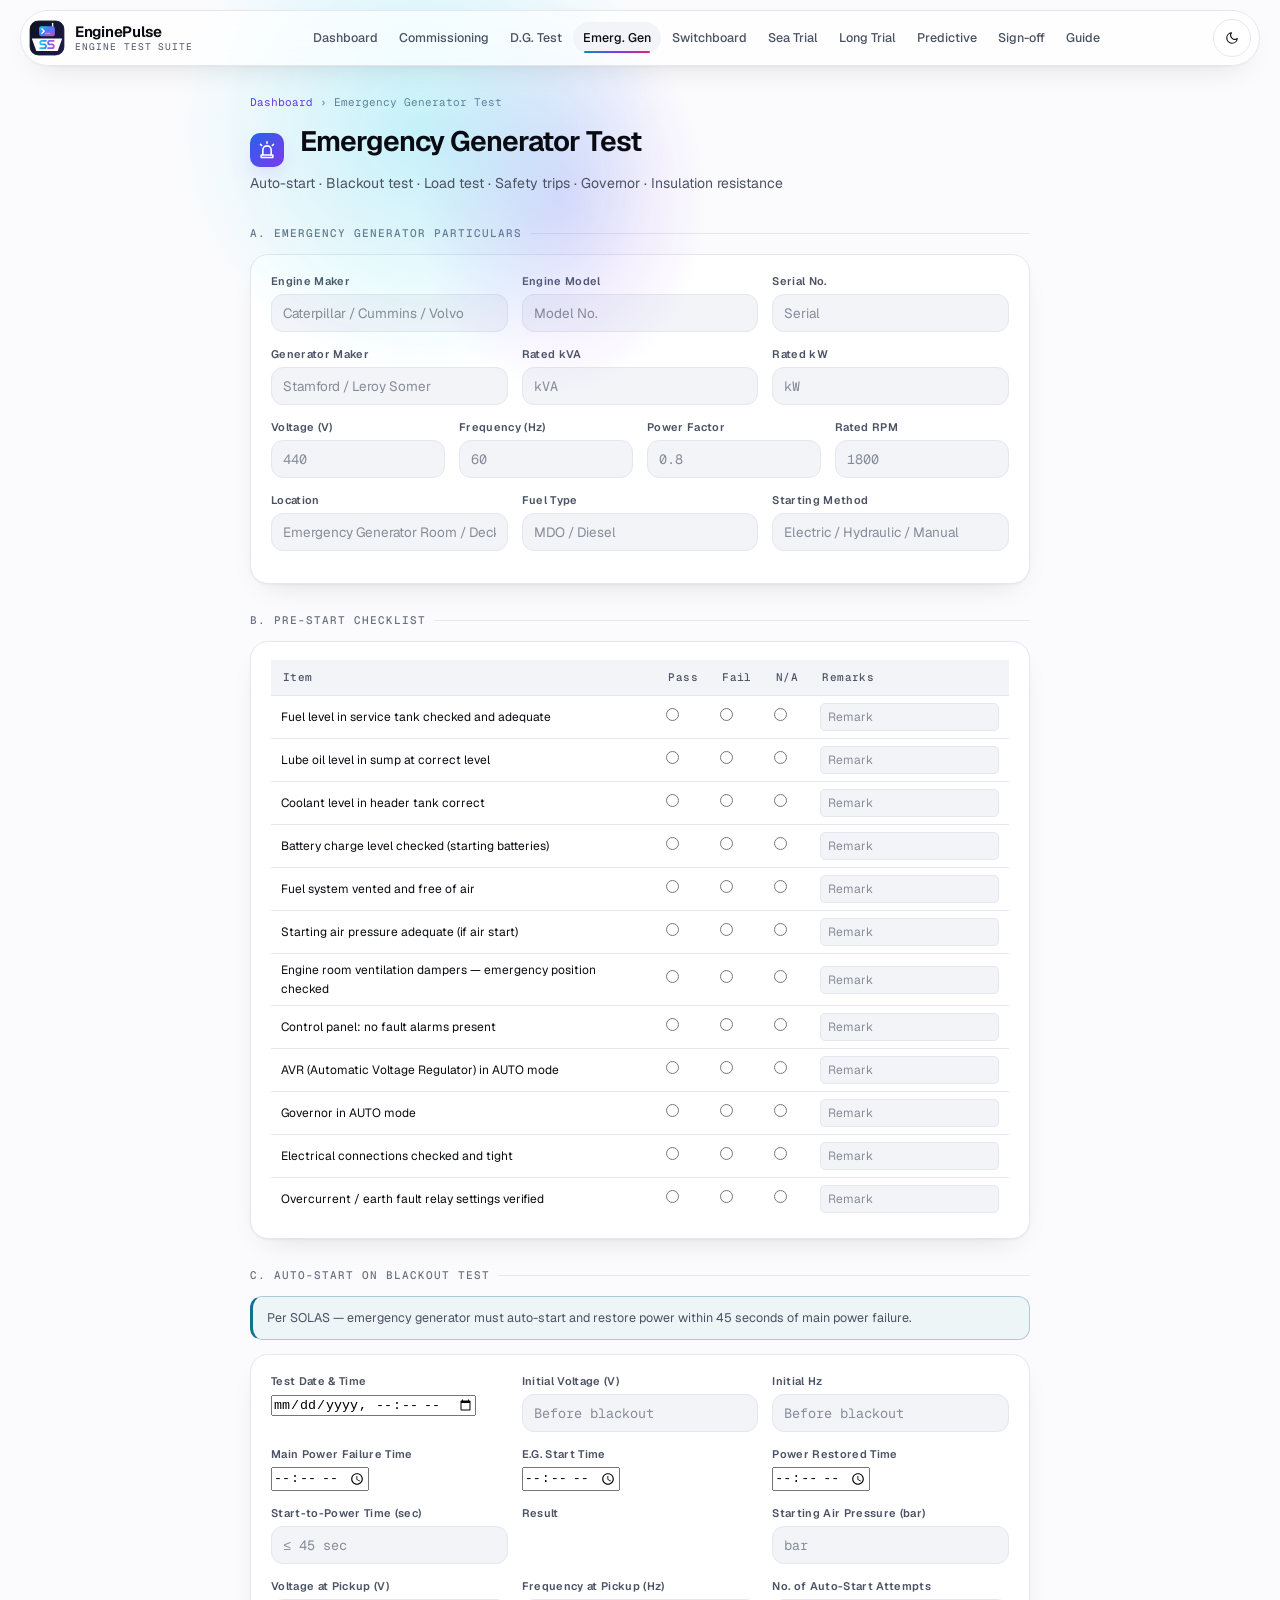
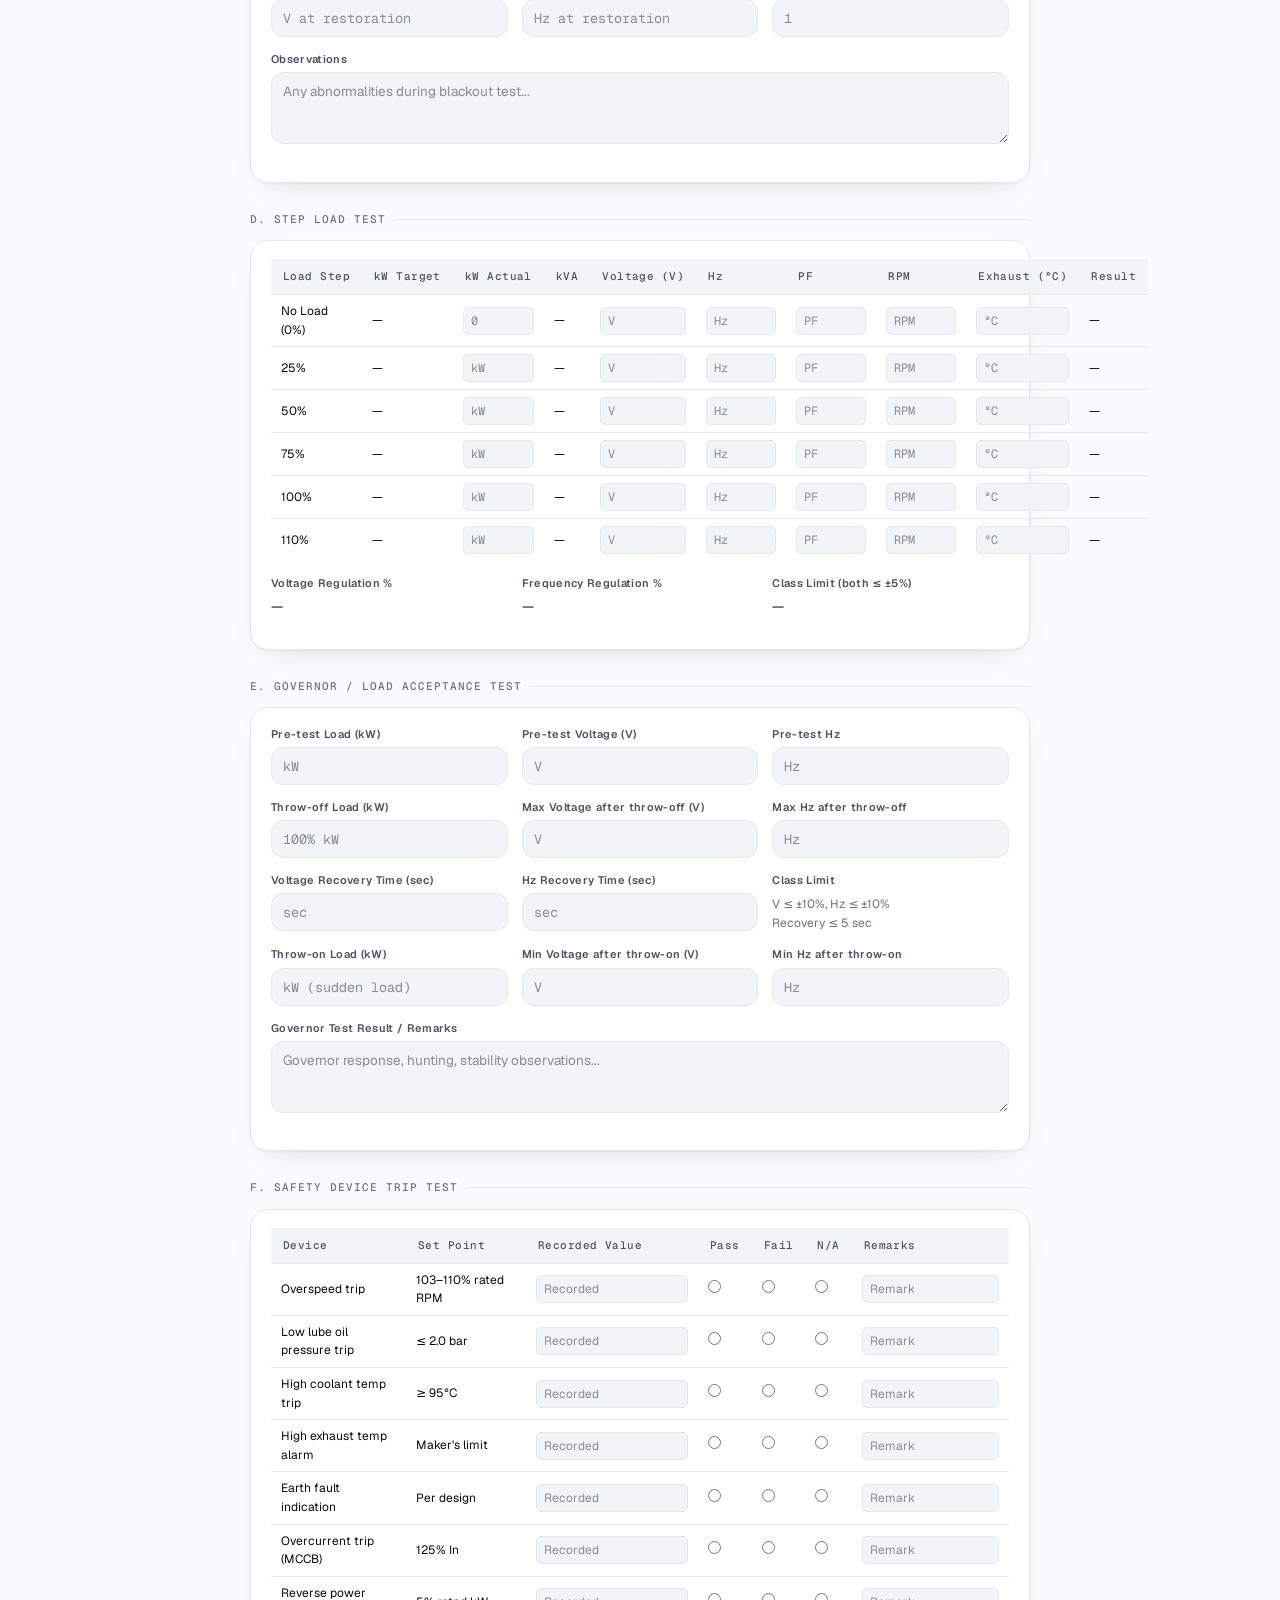
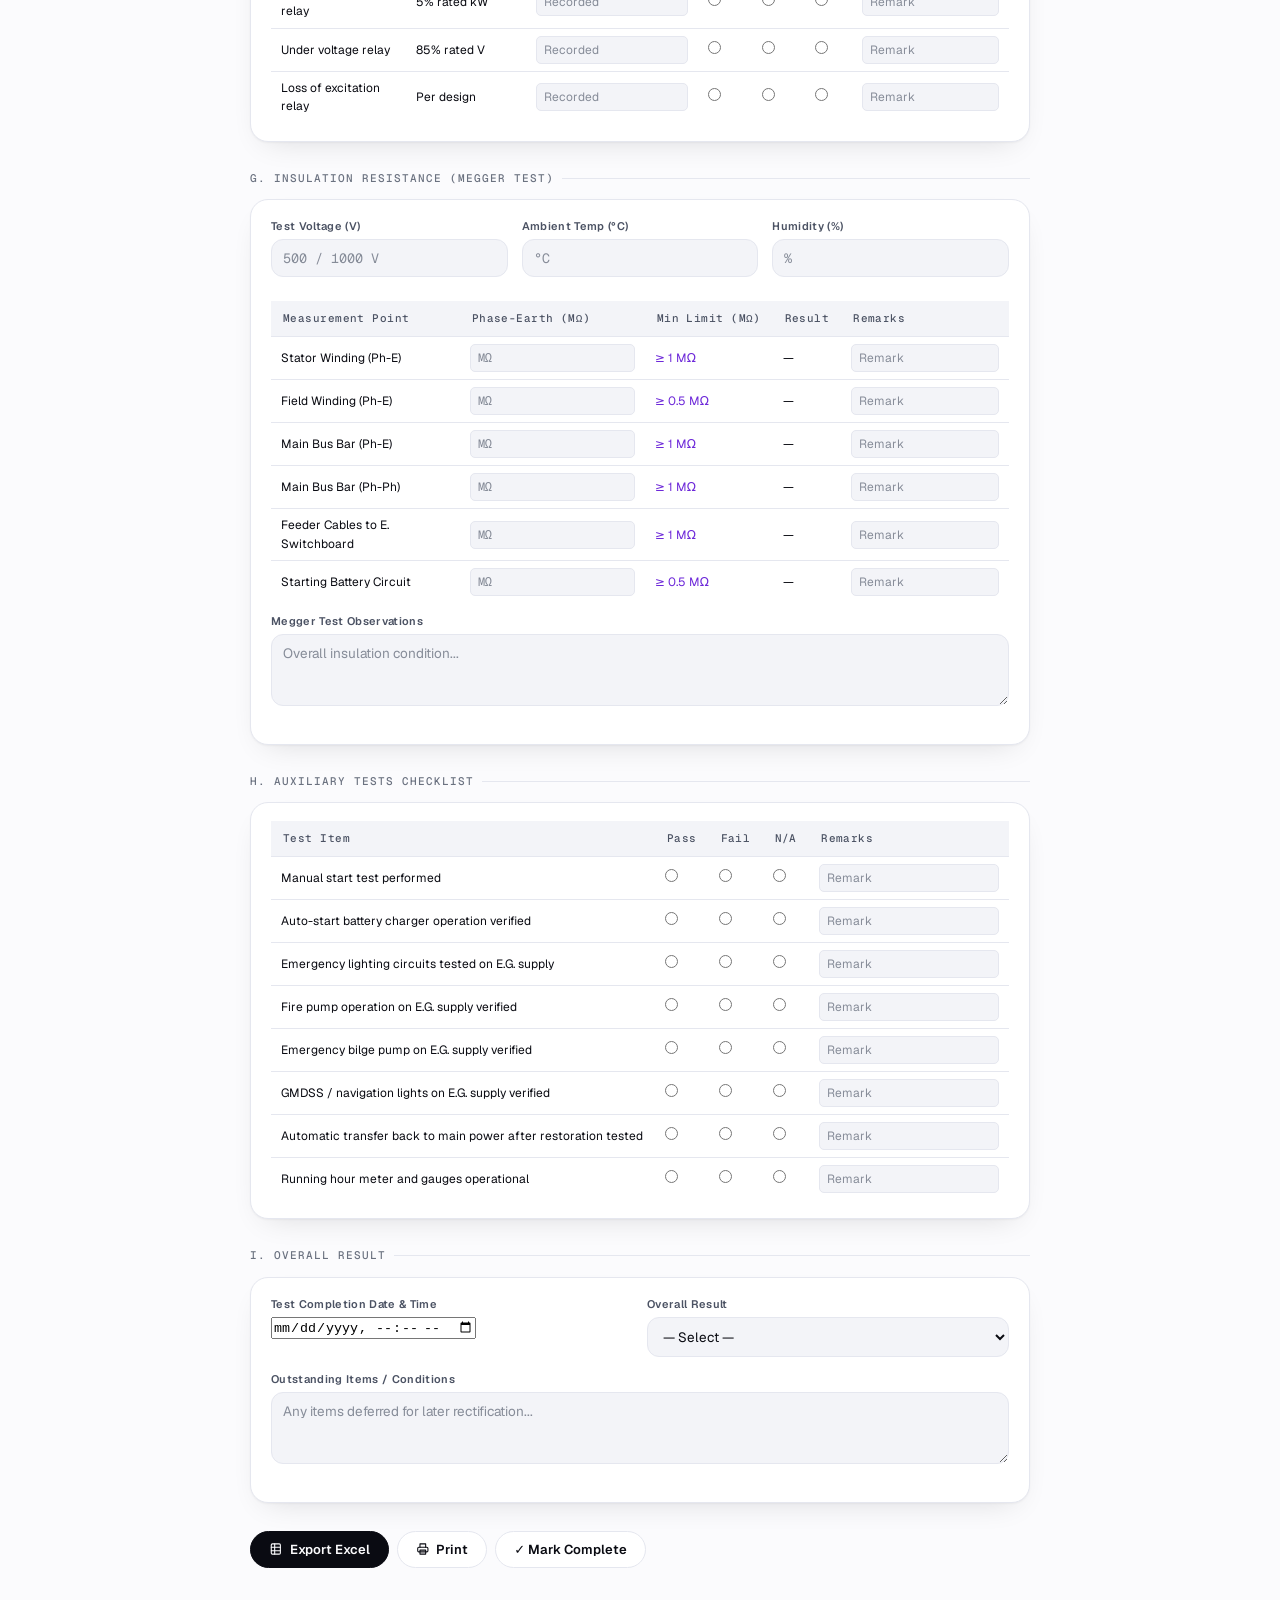
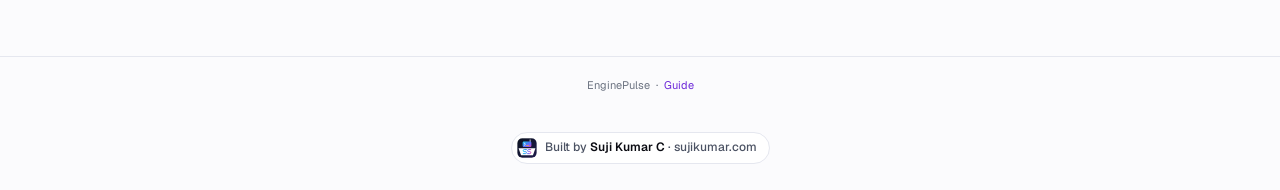
<file: emergencyGen.html>
<!DOCTYPE html>
<html lang="en">
<head>
  <meta charset="UTF-8"/>
  <script>(function(){var t=null;try{t=localStorage.getItem('enginepulse-theme')}catch(e){}if(t!=='light'&&t!=='dark')t=matchMedia('(prefers-color-scheme: dark)').matches?'dark':'light';document.documentElement.setAttribute('data-theme',t)})();</script>
  <meta name="theme-color" content="#FBFBFD" media="(prefers-color-scheme: light)"/>
  <meta name="theme-color" content="#07080D" media="(prefers-color-scheme: dark)"/>
  <link rel="preload" href="fonts/geist.woff2" as="font" type="font/woff2" crossorigin/>
  <meta name="author" content="Suji Kumar C" /><link rel="icon" type="image/svg+xml" href="favicon.svg"/>
  <meta name="viewport" content="width=device-width,initial-scale=1"/>
  <title>EnginePulse — Emergency Generator Test</title>
  <link rel="stylesheet" href="css/style.css"/>
</head>
<body>
<div id="navbar"></div>
<div class="page-sm">
  <div class="breadcrumb"><a href="index.html">Dashboard</a> › Emergency Generator Test</div>
  <div class="page-header">
    <div class="page-title"><i data-ic="siren"></i> Emergency Generator Test</div>
    <div class="page-sub">Auto-start · Blackout test · Load test · Safety trips · Governor · Insulation resistance</div>
  </div>
  <div id="vessel-strip"></div>

  <!-- A. Generator Particulars -->
  <div class="section">
    <div class="section-title">A. Emergency Generator Particulars</div>
    <div class="card">
      <form id="eg-particulars">
        <div class="form-row col-3">
          <div class="form-group"><label>Engine Maker</label><input type="text" name="egMaker" placeholder="Caterpillar / Cummins / Volvo"/></div>
          <div class="form-group"><label>Engine Model</label><input type="text" name="egModel" placeholder="Model No."/></div>
          <div class="form-group"><label>Serial No.</label><input type="text" name="egSerial" placeholder="Serial"/></div>
        </div>
        <div class="form-row col-3">
          <div class="form-group"><label>Generator Maker</label><input type="text" name="egGenMaker" placeholder="Stamford / Leroy Somer"/></div>
          <div class="form-group"><label>Rated kVA</label><input type="number" name="egKva" placeholder="kVA"/></div>
          <div class="form-group"><label>Rated kW</label><input type="number" name="egKw" placeholder="kW"/></div>
        </div>
        <div class="form-row col-4">
          <div class="form-group"><label>Voltage (V)</label><input type="number" name="egVoltage" placeholder="440"/></div>
          <div class="form-group"><label>Frequency (Hz)</label><input type="number" name="egHz" placeholder="60"/></div>
          <div class="form-group"><label>Power Factor</label><input type="number" name="egPf" placeholder="0.8" step="0.01"/></div>
          <div class="form-group"><label>Rated RPM</label><input type="number" name="egRpm" placeholder="1800"/></div>
        </div>
        <div class="form-row col-3">
          <div class="form-group"><label>Location</label><input type="text" name="egLocation" placeholder="Emergency Generator Room / Deck"/></div>
          <div class="form-group"><label>Fuel Type</label><input type="text" name="egFuel" placeholder="MDO / Diesel"/></div>
          <div class="form-group"><label>Starting Method</label><input type="text" name="egStartMethod" placeholder="Electric / Hydraulic / Manual"/></div>
        </div>
      </form>
    </div>
  </div>

  <!-- B. Pre-Start Checklist -->
  <div class="section">
    <div class="section-title">B. Pre-Start Checklist</div>
    <div class="card">
      <form id="eg-prestart">
        <table class="data-table">
          <thead><tr><th>Item</th><th>Pass</th><th>Fail</th><th>N/A</th><th>Remarks</th></tr></thead>
          <tbody id="eg-prestart-body"></tbody>
        </table>
      </form>
    </div>
  </div>

  <!-- C. Auto-Start / Blackout Test -->
  <div class="section">
    <div class="section-title">C. Auto-Start on Blackout Test</div>
    <div class="callout">Per SOLAS — emergency generator must auto-start and restore power within 45 seconds of main power failure.</div>
    <div class="card">
      <form id="eg-blackout">
        <div class="form-row col-3">
          <div class="form-group"><label>Test Date &amp; Time</label><input type="datetime-local" name="blackoutDate"/></div>
          <div class="form-group"><label>Initial Voltage (V)</label><input type="number" name="blackoutInitV" placeholder="Before blackout"/></div>
          <div class="form-group"><label>Initial Hz</label><input type="number" name="blackoutInitHz" placeholder="Before blackout" step="0.1"/></div>
        </div>
        <div class="form-row col-3">
          <div class="form-group"><label>Main Power Failure Time</label><input type="time" name="blackoutFailTime"/></div>
          <div class="form-group"><label>E.G. Start Time</label><input type="time" name="blackoutStartTime"/></div>
          <div class="form-group"><label>Power Restored Time</label><input type="time" name="blackoutRestoreTime"/></div>
        </div>
        <div class="form-row col-3">
          <div class="form-group"><label>Start-to-Power Time (sec)</label><input type="number" name="startToPower" placeholder="≤ 45 sec" id="stp"/></div>
          <div class="form-group"><label>Result</label><div id="solas-badge" style="margin-top:6px"></div></div>
          <div class="form-group"><label>Starting Air Pressure (bar)</label><input type="number" name="startAir" placeholder="bar" step="0.1"/></div>
        </div>
        <div class="form-row col-3">
          <div class="form-group"><label>Voltage at Pickup (V)</label><input type="number" name="pickupV" placeholder="V at restoration"/></div>
          <div class="form-group"><label>Frequency at Pickup (Hz)</label><input type="number" name="pickupHz" placeholder="Hz at restoration" step="0.1"/></div>
          <div class="form-group"><label>No. of Auto-Start Attempts</label><input type="number" name="startAttempts" placeholder="1"/></div>
        </div>
        <div class="form-group"><label>Observations</label><textarea name="blackoutObs" placeholder="Any abnormalities during blackout test..."></textarea></div>
      </form>
    </div>
  </div>

  <!-- D. Load Test -->
  <div class="section">
    <div class="section-title">D. Step Load Test</div>
    <div class="card">
      <table class="data-table" id="eg-load-table">
        <thead>
          <tr>
            <th>Load Step</th><th>kW Target</th><th>kW Actual</th><th>kVA</th>
            <th>Voltage (V)</th><th>Hz</th><th>PF</th><th>RPM</th><th>Exhaust (°C)</th><th>Result</th>
          </tr>
        </thead>
        <tbody>
          <tr><td>No Load (0%)</td><td id="eg-t0">—</td><td><input type="number" class="eg-kw" placeholder="0"/></td><td class="eg-kva">—</td><td><input type="number" placeholder="V" class="eg-v"/></td><td><input type="number" placeholder="Hz" class="eg-hz" step="0.1"/></td><td><input type="number" placeholder="PF" class="eg-pf" step="0.01"/></td><td><input type="number" placeholder="RPM"/></td><td><input type="number" placeholder="°C"/></td><td class="eg-res">—</td></tr>
          <tr><td>25%</td><td class="eg-tgt" data-pct="25">—</td><td><input type="number" class="eg-kw" placeholder="kW"/></td><td class="eg-kva">—</td><td><input type="number" placeholder="V" class="eg-v"/></td><td><input type="number" placeholder="Hz" class="eg-hz" step="0.1"/></td><td><input type="number" placeholder="PF" class="eg-pf" step="0.01"/></td><td><input type="number" placeholder="RPM"/></td><td><input type="number" placeholder="°C"/></td><td class="eg-res">—</td></tr>
          <tr><td>50%</td><td class="eg-tgt" data-pct="50">—</td><td><input type="number" class="eg-kw" placeholder="kW"/></td><td class="eg-kva">—</td><td><input type="number" placeholder="V" class="eg-v"/></td><td><input type="number" placeholder="Hz" class="eg-hz" step="0.1"/></td><td><input type="number" placeholder="PF" class="eg-pf" step="0.01"/></td><td><input type="number" placeholder="RPM"/></td><td><input type="number" placeholder="°C"/></td><td class="eg-res">—</td></tr>
          <tr><td>75%</td><td class="eg-tgt" data-pct="75">—</td><td><input type="number" class="eg-kw" placeholder="kW"/></td><td class="eg-kva">—</td><td><input type="number" placeholder="V" class="eg-v"/></td><td><input type="number" placeholder="Hz" class="eg-hz" step="0.1"/></td><td><input type="number" placeholder="PF" class="eg-pf" step="0.01"/></td><td><input type="number" placeholder="RPM"/></td><td><input type="number" placeholder="°C"/></td><td class="eg-res">—</td></tr>
          <tr><td>100%</td><td class="eg-tgt" data-pct="100">—</td><td><input type="number" class="eg-kw" placeholder="kW"/></td><td class="eg-kva">—</td><td><input type="number" placeholder="V" class="eg-v"/></td><td><input type="number" placeholder="Hz" class="eg-hz" step="0.1"/></td><td><input type="number" placeholder="PF" class="eg-pf" step="0.01"/></td><td><input type="number" placeholder="RPM"/></td><td><input type="number" placeholder="°C"/></td><td class="eg-res">—</td></tr>
          <tr><td>110%</td><td class="eg-tgt" data-pct="110">—</td><td><input type="number" class="eg-kw" placeholder="kW"/></td><td class="eg-kva">—</td><td><input type="number" placeholder="V" class="eg-v"/></td><td><input type="number" placeholder="Hz" class="eg-hz" step="0.1"/></td><td><input type="number" placeholder="PF" class="eg-pf" step="0.01"/></td><td><input type="number" placeholder="RPM"/></td><td><input type="number" placeholder="°C"/></td><td class="eg-res">—</td></tr>
        </tbody>
      </table>
      <div class="form-row col-3" style="margin-top:14px">
        <div class="form-group"><label>Voltage Regulation %</label><div id="eg-vr">—</div></div>
        <div class="form-group"><label>Frequency Regulation %</label><div id="eg-fr">—</div></div>
        <div class="form-group"><label>Class Limit (both ≤ ±5%)</label><div id="eg-reg-badge">—</div></div>
      </div>
    </div>
  </div>

  <!-- E. Governor / Load Acceptance -->
  <div class="section">
    <div class="section-title">E. Governor / Load Acceptance Test</div>
    <div class="card">
      <form id="eg-governor">
        <div class="form-row col-3">
          <div class="form-group"><label>Pre-test Load (kW)</label><input type="number" name="govPreLoad" placeholder="kW"/></div>
          <div class="form-group"><label>Pre-test Voltage (V)</label><input type="number" name="govPreV" placeholder="V"/></div>
          <div class="form-group"><label>Pre-test Hz</label><input type="number" name="govPreHz" placeholder="Hz" step="0.1"/></div>
        </div>
        <div class="form-row col-3">
          <div class="form-group"><label>Throw-off Load (kW)</label><input type="number" name="govThrowOff" placeholder="100% kW"/></div>
          <div class="form-group"><label>Max Voltage after throw-off (V)</label><input type="number" name="govMaxV" placeholder="V"/></div>
          <div class="form-group"><label>Max Hz after throw-off</label><input type="number" name="govMaxHz" placeholder="Hz" step="0.1"/></div>
        </div>
        <div class="form-row col-3">
          <div class="form-group"><label>Voltage Recovery Time (sec)</label><input type="number" name="govVRecTime" placeholder="sec" step="0.1"/></div>
          <div class="form-group"><label>Hz Recovery Time (sec)</label><input type="number" name="govHzRecTime" placeholder="sec" step="0.1"/></div>
          <div class="form-group"><label>Class Limit</label><div style="margin-top:6px;font-size:12px;color:var(--text-dim)">V ≤ ±10%, Hz ≤ ±10%<br/>Recovery ≤ 5 sec</div></div>
        </div>
        <div class="form-row col-3">
          <div class="form-group"><label>Throw-on Load (kW)</label><input type="number" name="govThrowOn" placeholder="kW (sudden load)"/></div>
          <div class="form-group"><label>Min Voltage after throw-on (V)</label><input type="number" name="govMinV" placeholder="V"/></div>
          <div class="form-group"><label>Min Hz after throw-on</label><input type="number" name="govMinHz" placeholder="Hz" step="0.1"/></div>
        </div>
        <div class="form-group"><label>Governor Test Result / Remarks</label><textarea name="govRemarks" placeholder="Governor response, hunting, stability observations..."></textarea></div>
      </form>
    </div>
  </div>

  <!-- F. Safety Device Trips -->
  <div class="section">
    <div class="section-title">F. Safety Device Trip Test</div>
    <div class="card">
      <table class="data-table">
        <thead><tr><th>Device</th><th>Set Point</th><th>Recorded Value</th><th>Pass</th><th>Fail</th><th>N/A</th><th>Remarks</th></tr></thead>
        <tbody id="eg-safety-body"></tbody>
      </table>
    </div>
  </div>

  <!-- G. Insulation Resistance (Megger) -->
  <div class="section">
    <div class="section-title">G. Insulation Resistance (Megger Test)</div>
    <div class="card">
      <form id="eg-megger">
        <div class="form-row col-3">
          <div class="form-group"><label>Test Voltage (V)</label><input type="number" name="megVolt" placeholder="500 / 1000 V"/></div>
          <div class="form-group"><label>Ambient Temp (°C)</label><input type="number" name="megTemp" placeholder="°C"/></div>
          <div class="form-group"><label>Humidity (%)</label><input type="number" name="megHumidity" placeholder="%"/></div>
        </div>
        <table class="data-table" style="margin-top:10px">
          <thead><tr><th>Measurement Point</th><th>Phase-Earth (MΩ)</th><th>Min Limit (MΩ)</th><th>Result</th><th>Remarks</th></tr></thead>
          <tbody id="eg-megger-body"></tbody>
        </table>
        <div class="form-group" style="margin-top:10px"><label>Megger Test Observations</label><textarea name="megObs" placeholder="Overall insulation condition..."></textarea></div>
      </form>
    </div>
  </div>

  <!-- H. Auxiliary Tests Checklist -->
  <div class="section">
    <div class="section-title">H. Auxiliary Tests Checklist</div>
    <div class="card">
      <form id="eg-aux">
        <table class="data-table">
          <thead><tr><th>Test Item</th><th>Pass</th><th>Fail</th><th>N/A</th><th>Remarks</th></tr></thead>
          <tbody id="eg-aux-body"></tbody>
        </table>
      </form>
    </div>
  </div>

  <!-- I. Overall Result -->
  <div class="section">
    <div class="section-title">I. Overall Result</div>
    <div class="card">
      <form id="eg-result">
        <div class="form-row col-2">
          <div class="form-group"><label>Test Completion Date &amp; Time</label><input type="datetime-local" name="egCompleted"/></div>
          <div class="form-group"><label>Overall Result</label>
            <select name="egOverall">
              <option value="">— Select —</option>
              <option value="pass">PASS — Satisfactory</option>
              <option value="conditional">CONDITIONAL PASS — Minor items pending</option>
              <option value="fail">FAIL — Retrial required</option>
            </select>
          </div>
        </div>
        <div class="form-group"><label>Outstanding Items / Conditions</label><textarea name="egOutstanding" placeholder="Any items deferred for later rectification..."></textarea></div>
      </form>
    </div>
  </div>

  <div class="btn-row no-print">
    <button class="btn btn-primary" onclick="exportEgExcel()"><i data-ic="sheet"></i> Export Excel</button>
    <button class="btn btn-outline" onclick="window.print()"><i data-ic="printer"></i> Print</button>
    <button class="btn btn-outline" onclick="setModuleStatus('emergencyGen','done');toast('Marked complete','pass')">✓ Mark Complete</button>
  </div>
</div>
<footer>EnginePulse &nbsp;·&nbsp; <a href="guide.html">Guide</a></footer>
<script src="js/vendor/xlsx.full.min.js"></script>
<script src="js/common.js"></script>
<script>
buildNavbar('emergencyGen');
document.getElementById('vessel-strip').innerHTML = buildVesselStrip();

// ── Pre-start items ──
const PRE_ITEMS = [
  'Fuel level in service tank checked and adequate',
  'Lube oil level in sump at correct level',
  'Coolant level in header tank correct',
  'Battery charge level checked (starting batteries)',
  'Fuel system vented and free of air',
  'Starting air pressure adequate (if air start)',
  'Engine room ventilation dampers — emergency position checked',
  'Control panel: no fault alarms present',
  'AVR (Automatic Voltage Regulator) in AUTO mode',
  'Governor in AUTO mode',
  'Electrical connections checked and tight',
  'Overcurrent / earth fault relay settings verified',
];
const prb = document.getElementById('eg-prestart-body');
PRE_ITEMS.forEach((item, i) => {
  prb.innerHTML += `<tr>
    <td>${item}</td>
    <td><input type="radio" name="pre${i}" value="pass"/></td>
    <td><input type="radio" name="pre${i}" value="fail"/></td>
    <td><input type="radio" name="pre${i}" value="na"/></td>
    <td><input type="text" placeholder="Remark"/></td>
  </tr>`;
});

// ── Safety devices ──
const SAFETY = [
  ['Overspeed trip','103–110% rated RPM'],
  ['Low lube oil pressure trip','≤ 2.0 bar'],
  ['High coolant temp trip','≥ 95°C'],
  ['High exhaust temp alarm',"Maker's limit"],
  ['Earth fault indication','Per design'],
  ['Overcurrent trip (MCCB)','125% In'],
  ['Reverse power relay','5% rated kW'],
  ['Under voltage relay','85% rated V'],
  ['Loss of excitation relay','Per design'],
];
const sfb = document.getElementById('eg-safety-body');
SAFETY.forEach(([dev, sp]) => {
  sfb.innerHTML += `<tr>
    <td>${dev}</td><td>${sp}</td>
    <td><input type="text" placeholder="Recorded"/></td>
    <td><input type="radio" name="sf_${dev}" value="pass"/></td>
    <td><input type="radio" name="sf_${dev}" value="fail"/></td>
    <td><input type="radio" name="sf_${dev}" value="na"/></td>
    <td><input type="text" placeholder="Remark"/></td>
  </tr>`;
});

// ── Megger points ──
const MEG_POINTS = [
  ['Stator Winding (Ph-E)','≥ 1 MΩ'],
  ['Field Winding (Ph-E)','≥ 0.5 MΩ'],
  ['Main Bus Bar (Ph-E)','≥ 1 MΩ'],
  ['Main Bus Bar (Ph-Ph)','≥ 1 MΩ'],
  ['Feeder Cables to E. Switchboard','≥ 1 MΩ'],
  ['Starting Battery Circuit','≥ 0.5 MΩ'],
];
const mgb = document.getElementById('eg-megger-body');
MEG_POINTS.forEach(([pt, lim]) => {
  mgb.innerHTML += `<tr>
    <td>${pt}</td>
    <td><input type="number" placeholder="MΩ" step="0.01"/></td>
    <td style="color:var(--teal-br)">${lim}</td>
    <td>—</td>
    <td><input type="text" placeholder="Remark"/></td>
  </tr>`;
});
// Megger result badges
document.getElementById('eg-megger-body').querySelectorAll('tr').forEach(tr => {
  const inp = tr.cells[1].querySelector('input');
  const lim = parseFloat(tr.cells[2].textContent);
  if (inp) inp.addEventListener('input', () => {
    const v = parseFloat(inp.value);
    tr.cells[3].innerHTML = isNaN(v) ? '—' : v >= lim
      ? '<span class="badge badge-pass">PASS</span>'
      : '<span class="badge badge-fail">FAIL</span>';
  });
});

// ── Aux tests ──
const AUX = [
  'Manual start test performed',
  'Auto-start battery charger operation verified',
  'Emergency lighting circuits tested on E.G. supply',
  'Fire pump operation on E.G. supply verified',
  'Emergency bilge pump on E.G. supply verified',
  'GMDSS / navigation lights on E.G. supply verified',
  'Automatic transfer back to main power after restoration tested',
  'Running hour meter and gauges operational',
];
const axb = document.getElementById('eg-aux-body');
AUX.forEach((item, i) => {
  axb.innerHTML += `<tr>
    <td>${item}</td>
    <td><input type="radio" name="aux${i}" value="pass"/></td>
    <td><input type="radio" name="aux${i}" value="fail"/></td>
    <td><input type="radio" name="aux${i}" value="na"/></td>
    <td><input type="text" placeholder="Remark"/></td>
  </tr>`;
});

// ── Auto-save all forms ──
autoSaveForm('eg-particulars','eg-particulars');
autoSaveForm('eg-prestart','eg-prestart');
autoSaveForm('eg-blackout','eg-blackout');
autoSaveForm('eg-governor','eg-governor');
autoSaveForm('eg-result','eg-result');
autoSaveForm('eg-megger','eg-megger');
autoSaveForm('eg-aux','eg-aux');

// ── SOLAS badge (≤45 sec) ──
document.getElementById('stp').addEventListener('input', function() {
  const v = parseFloat(this.value);
  document.getElementById('solas-badge').innerHTML = isNaN(v) ? '—'
    : v <= 45 ? '<span class="badge badge-pass">✓ PASS ≤45 sec</span>'
               : '<span class="badge badge-fail">✗ FAIL &gt;45 sec</span>';
});

// ── Load table: auto kVA ──
const ratedKw = () => parseFloat(document.querySelector('[name="egKw"]')?.value) || 0;
const ratedPf = () => parseFloat(document.querySelector('[name="egPf"]')?.value) || 0.8;
const noLoadV  = () => parseFloat(document.querySelector('.eg-v')?.value) || 0;
const fullLoadV = () => {
  const vInputs = document.querySelectorAll('.eg-v');
  return parseFloat(vInputs[vInputs.length-2]?.value) || 0; // 100% step (index 4)
};
const noLoadHz  = () => parseFloat(document.querySelector('.eg-hz')?.value) || 0;
const fullLoadHz = () => {
  const hInputs = document.querySelectorAll('.eg-hz');
  return parseFloat(hInputs[hInputs.length-2]?.value) || 0;
};

document.querySelectorAll('.eg-kw').forEach(inp => {
  inp.addEventListener('input', () => {
    const row = inp.closest('tr');
    const kw = parseFloat(inp.value);
    const pf = parseFloat(row.querySelector('.eg-pf')?.value) || ratedPf();
    row.querySelector('.eg-kva').textContent = (!isNaN(kw) && pf) ? (kw/pf).toFixed(1) : '—';
    updateReg();
  });
});
document.querySelectorAll('.eg-pf').forEach(inp => inp.addEventListener('input', updateReg));
document.querySelectorAll('.eg-v, .eg-hz').forEach(inp => inp.addEventListener('input', updateReg));

// Target kW cells
document.querySelectorAll('.eg-tgt').forEach(td => {
  const pct = parseInt(td.dataset.pct);
  const kw = ratedKw();
  if (kw) td.textContent = (kw * pct / 100).toFixed(1);
});
document.querySelector('[name="egKw"]')?.addEventListener('input', function() {
  document.querySelectorAll('.eg-tgt').forEach(td => {
    const pct = parseInt(td.dataset.pct);
    td.textContent = (parseFloat(this.value)||0) * pct / 100 + ' kW';
  });
});

function updateReg() {
  const vInputs = [...document.querySelectorAll('.eg-v')];
  const hInputs = [...document.querySelectorAll('.eg-hz')];
  const nlV = parseFloat(vInputs[0]?.value);
  const flV = parseFloat(vInputs[4]?.value);
  const nlH = parseFloat(hInputs[0]?.value);
  const flH = parseFloat(hInputs[4]?.value);
  if (!isNaN(nlV) && !isNaN(flV) && flV) {
    const vr = ((nlV - flV) / flV * 100).toFixed(2);
    document.getElementById('eg-vr').innerHTML = `<strong>${vr}%</strong>`;
    const fr = (!isNaN(nlH) && !isNaN(flH) && flH) ? ((nlH - flH) / flH * 100).toFixed(2) : null;
    if (fr) document.getElementById('eg-fr').innerHTML = `<strong>${fr}%</strong>`;
    const vrPass = Math.abs(parseFloat(vr)) <= 5;
    const frPass = fr ? Math.abs(parseFloat(fr)) <= 5 : true;
    document.getElementById('eg-reg-badge').innerHTML = (vrPass && frPass)
      ? '<span class="badge badge-pass">✓ PASS</span>'
      : '<span class="badge badge-fail">✗ FAIL</span>';
  }
}

function exportEgExcel() {
  const proj = getProject();
  exportExcel([
    { name:'Pre-Start', data: [...document.querySelectorAll('#eg-prestart-body tr')].map((tr,i)=>({
        Item: PRE_ITEMS[i], Result: tr.querySelector('input:checked')?.value||'', Remarks: tr.querySelectorAll('input[type=text]')[0]?.value||''
      }))
    },
    { name:'Blackout Test', data:[{
        Date: document.querySelector('[name="blackoutDate"]')?.value||'',
        'Start-to-Power (sec)': document.querySelector('[name="startToPower"]')?.value||'',
        'Voltage at Pickup': document.querySelector('[name="pickupV"]')?.value||'',
        'Hz at Pickup': document.querySelector('[name="pickupHz"]')?.value||'',
        Observations: document.querySelector('[name="blackoutObs"]')?.value||'',
      }]
    },
    { name:'Load Test', data: [...document.querySelectorAll('#eg-load-table tbody tr')].map(tr=>{
        const cells = tr.querySelectorAll('td,input');
        return {
          Step: tr.cells[0].textContent, 'kW Target': tr.cells[1].textContent,
          'kW Actual': tr.cells[2].querySelector('input')?.value||'',
          'Voltage': tr.cells[4].querySelector('input')?.value||'',
          'Hz': tr.cells[5].querySelector('input')?.value||'',
        };
      })
    },
  ], `EmergencyGen_${proj.vesselName||'vessel'}.xlsx`);
}
</script>
</body>
</html>
</file>
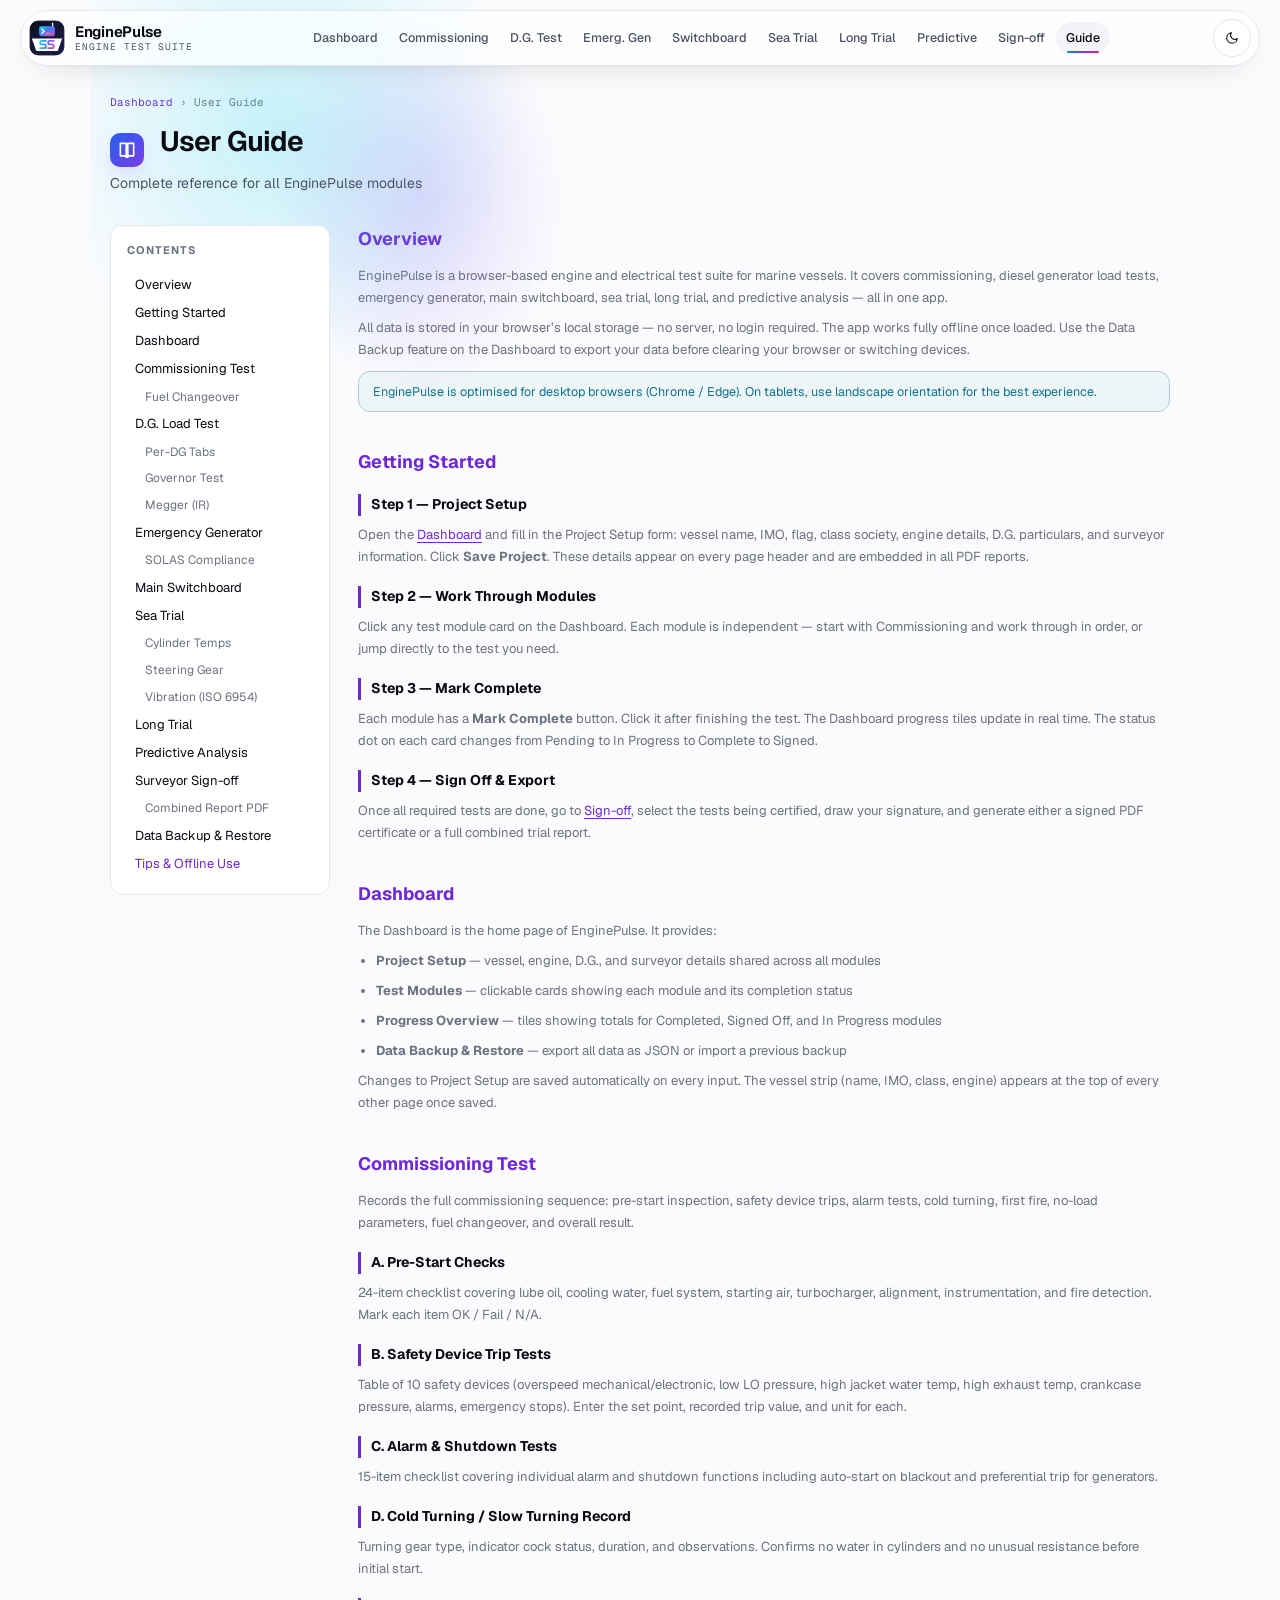
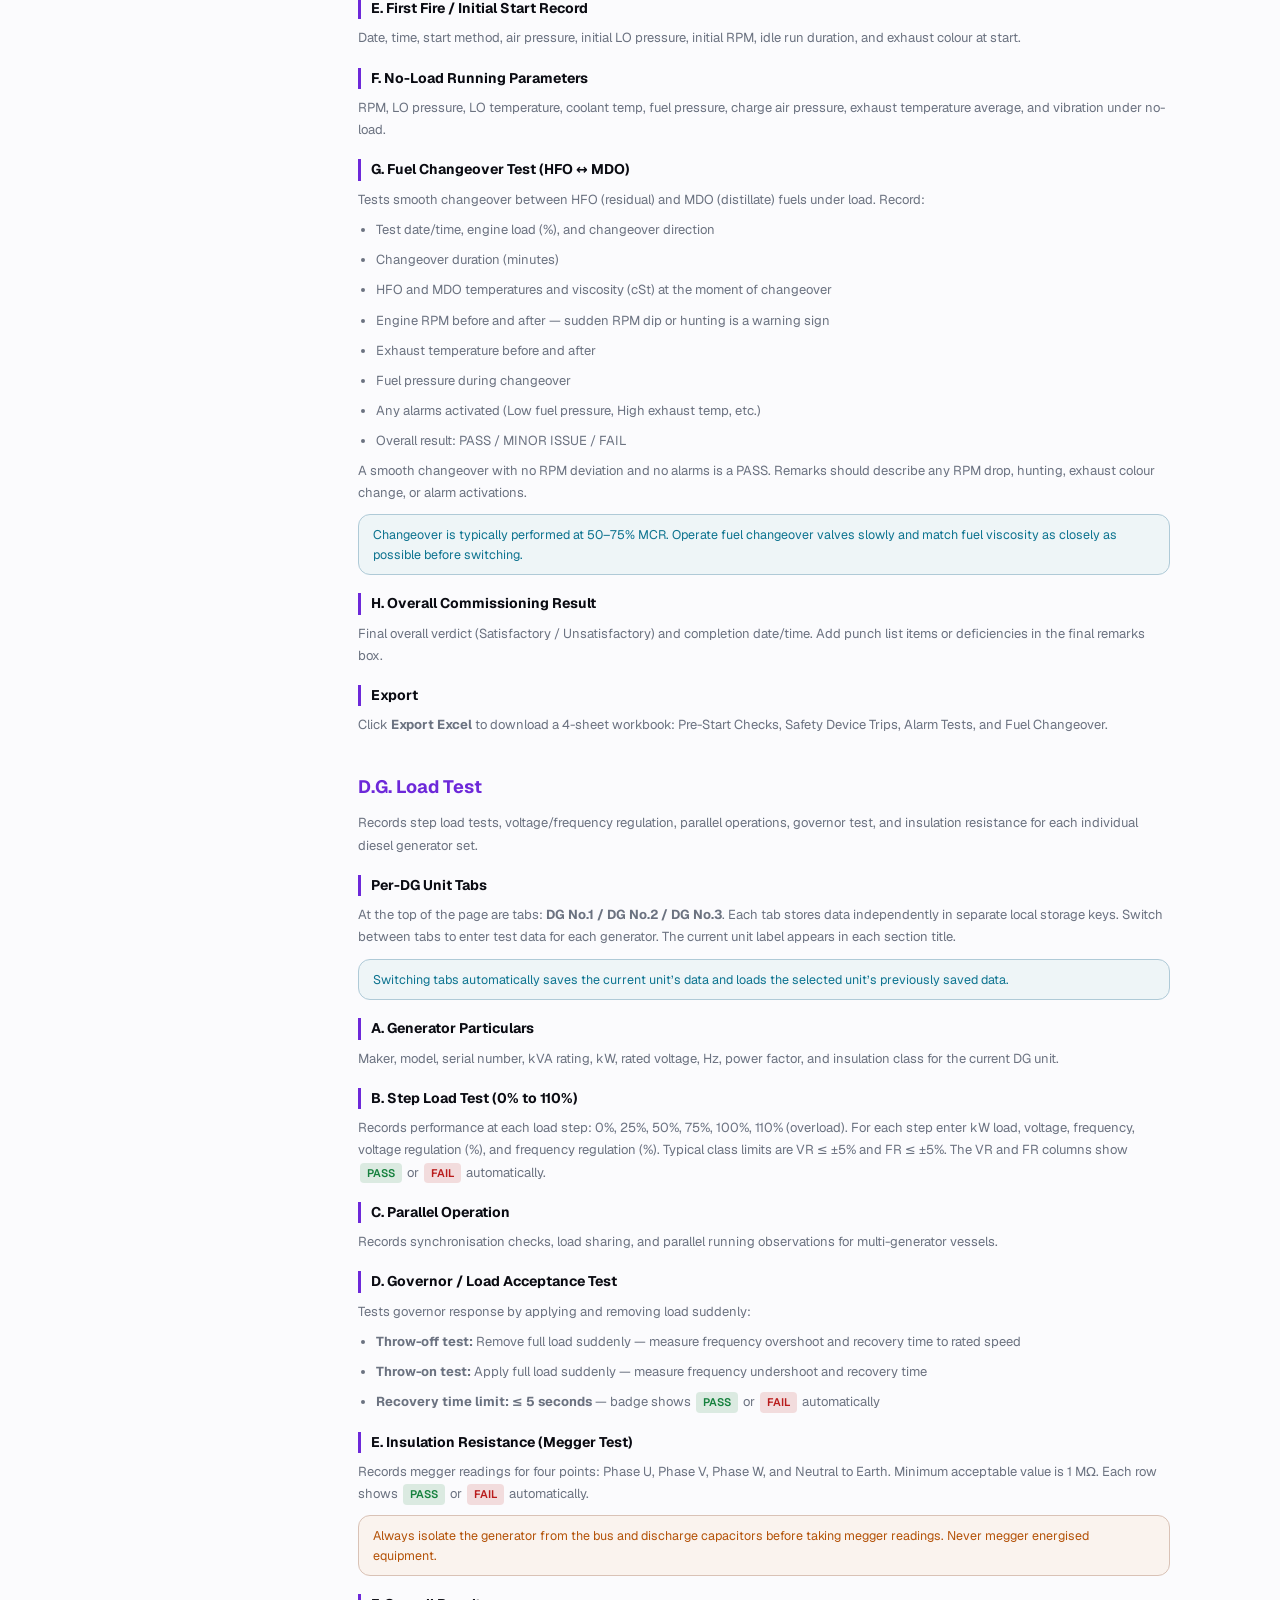
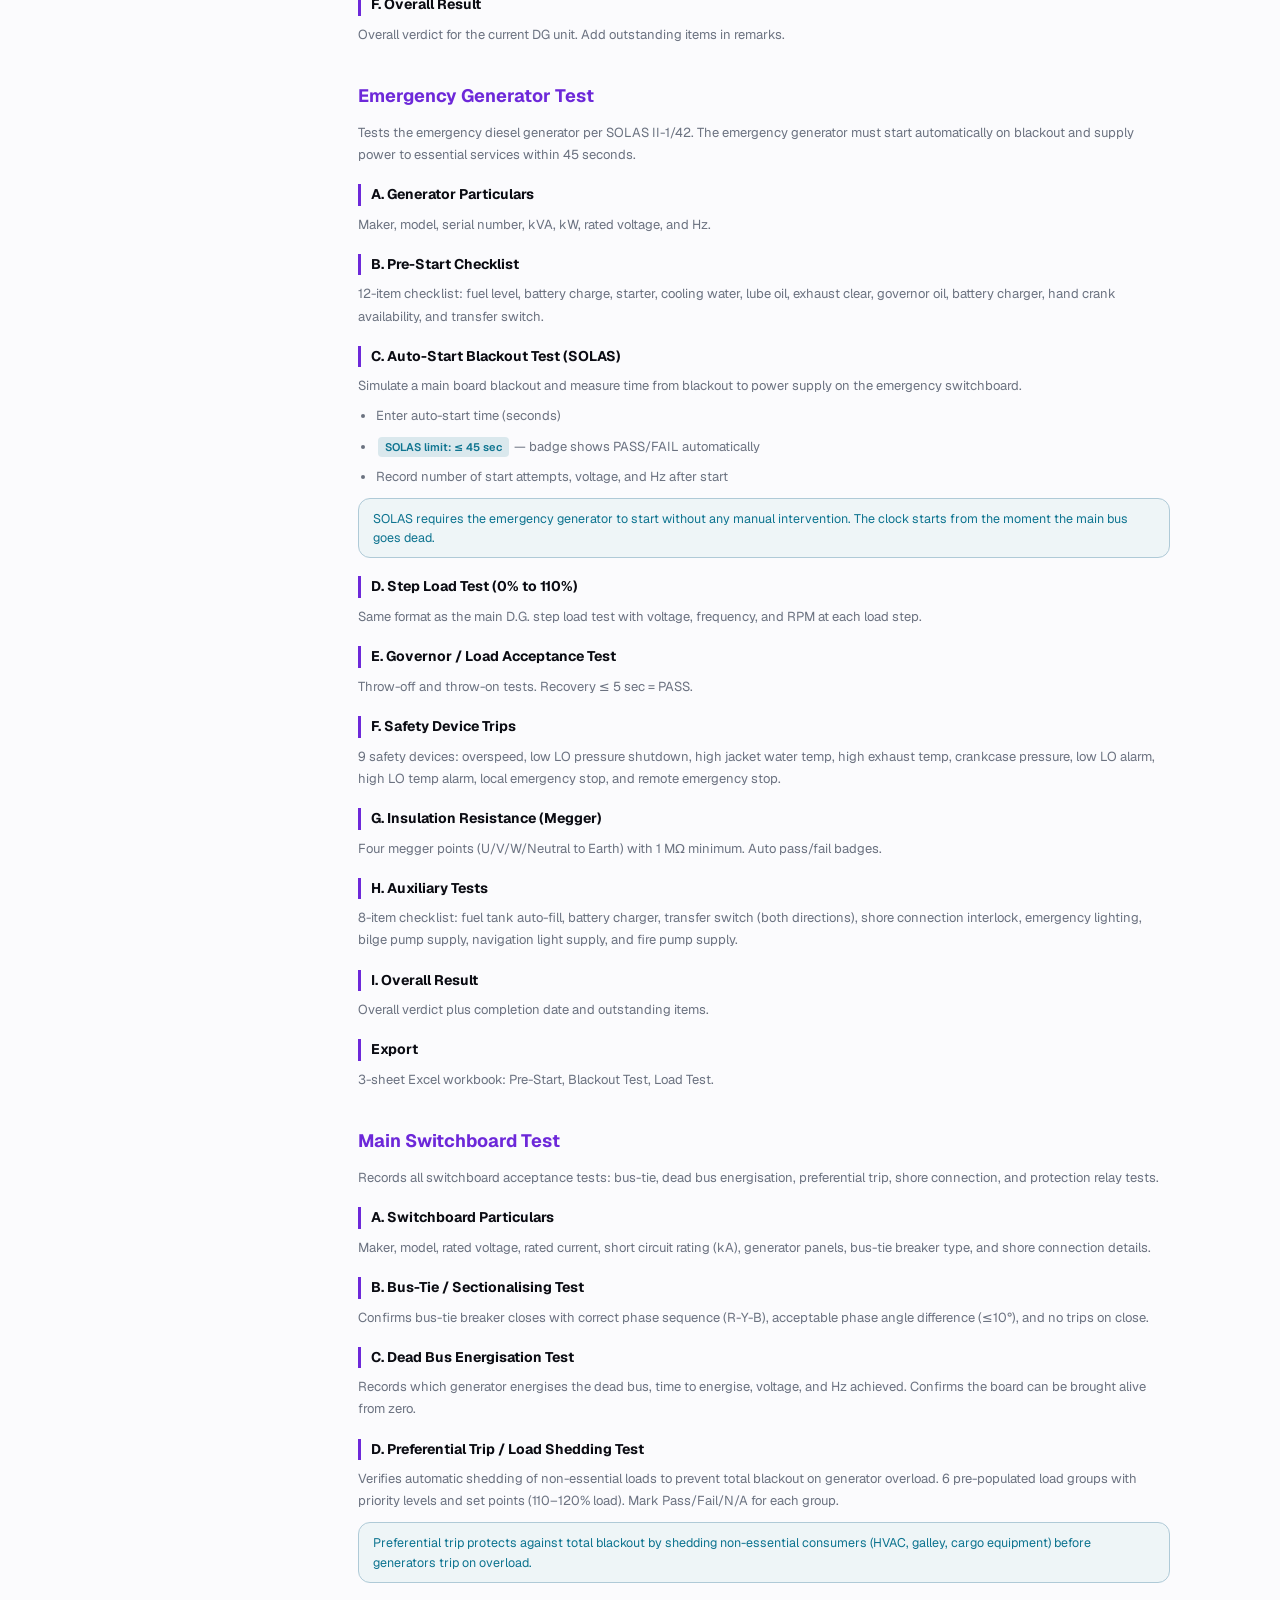
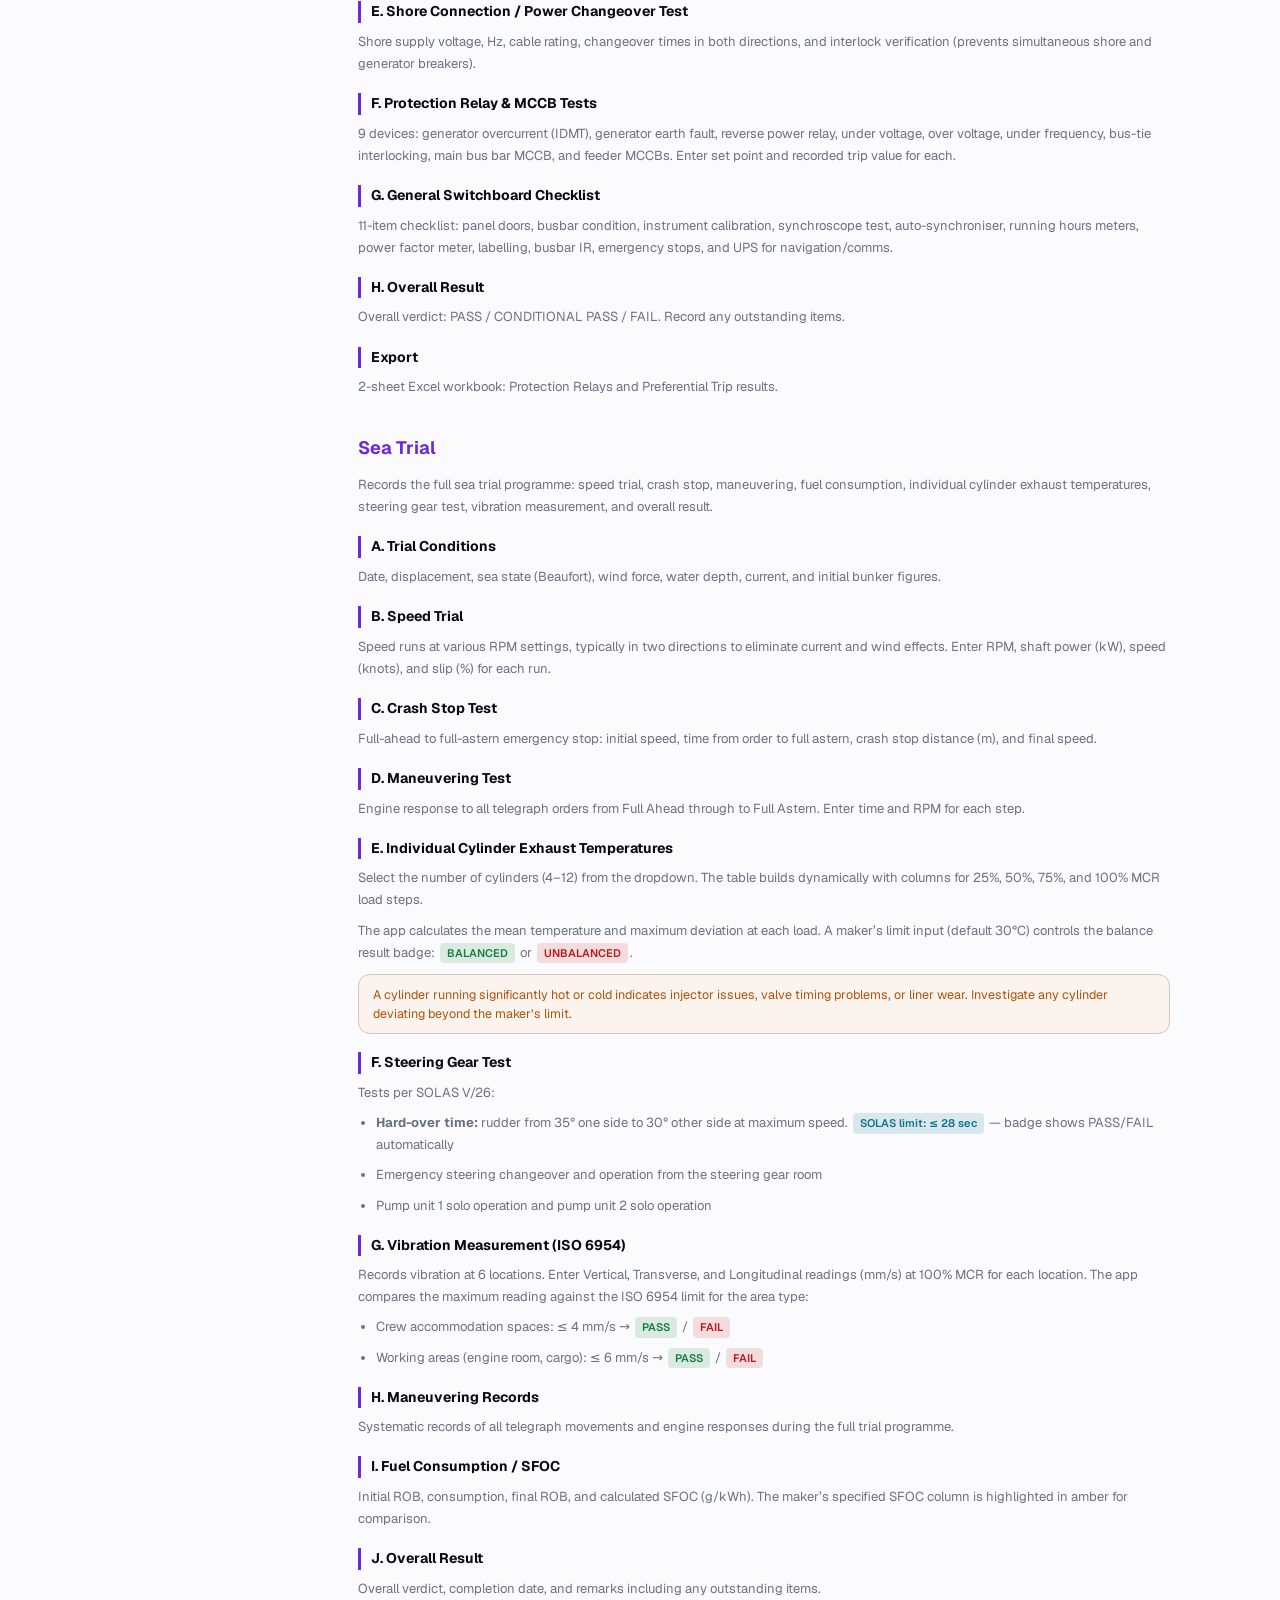
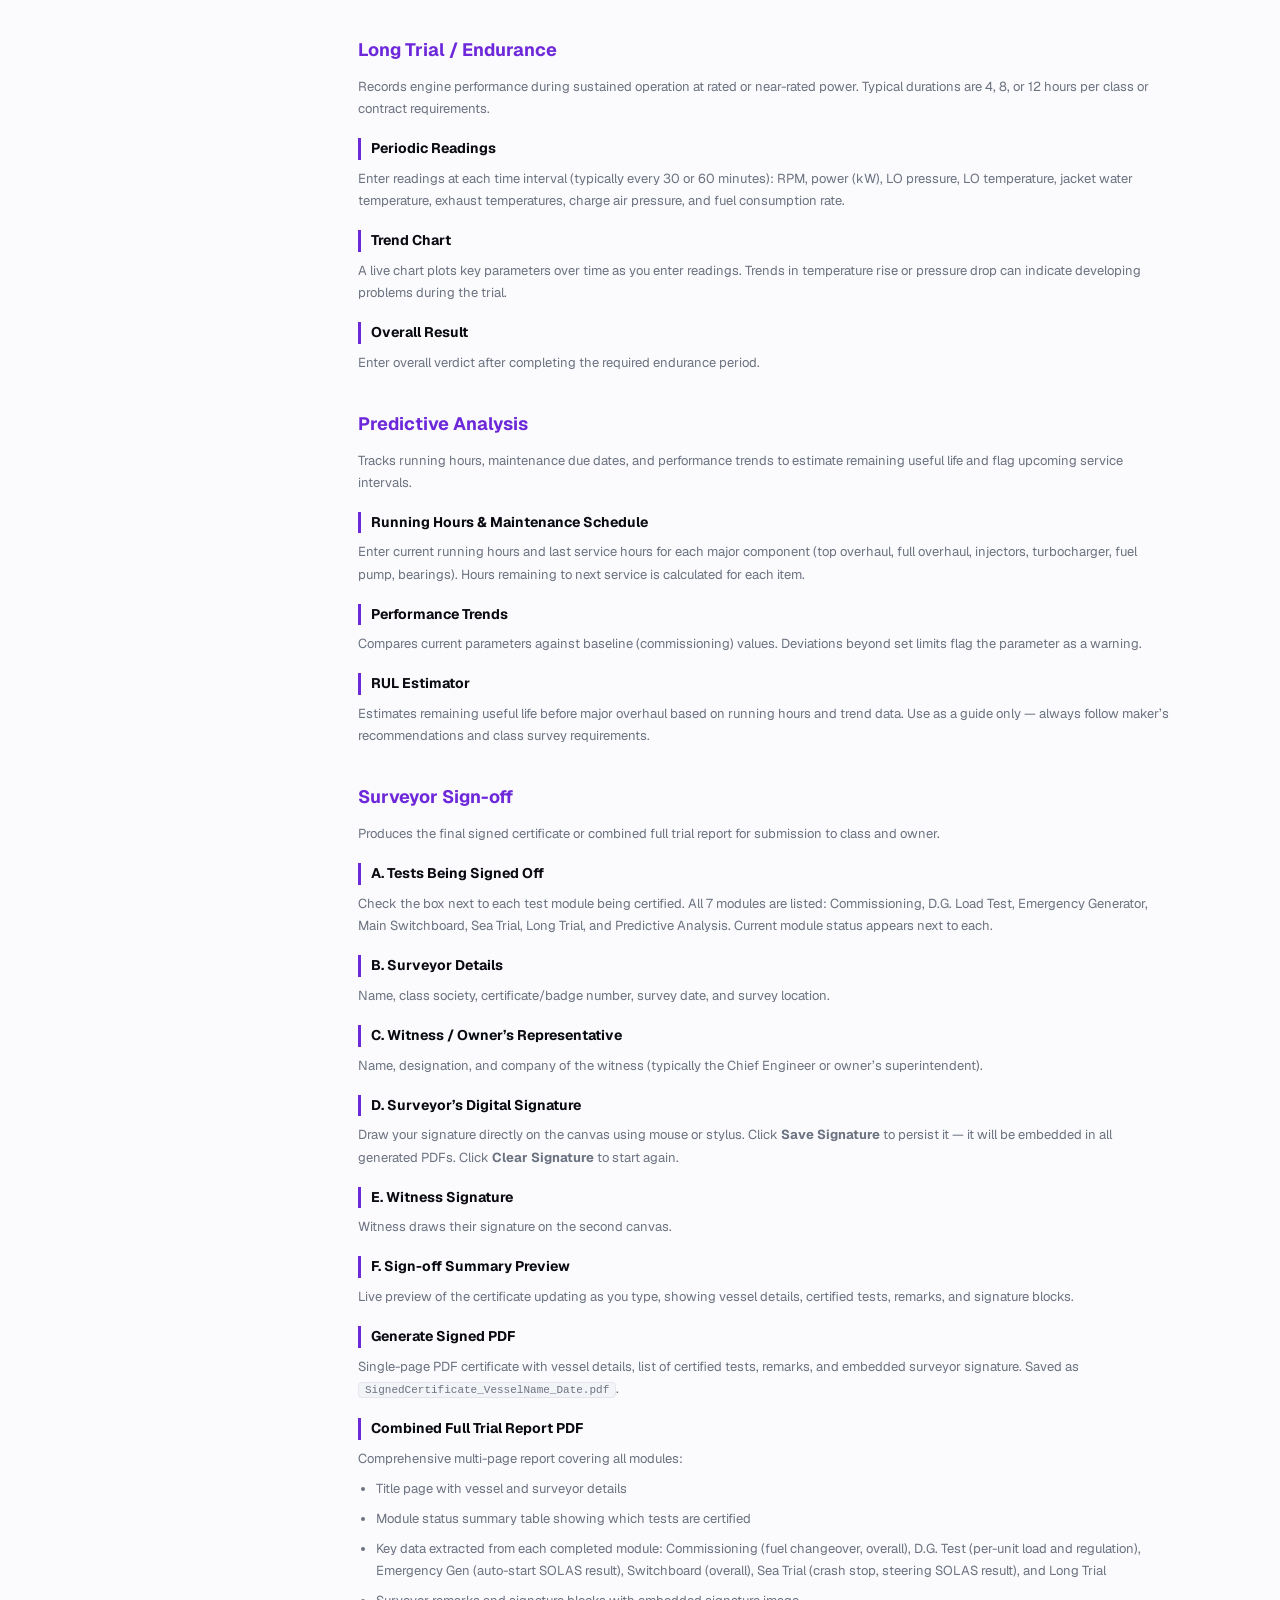
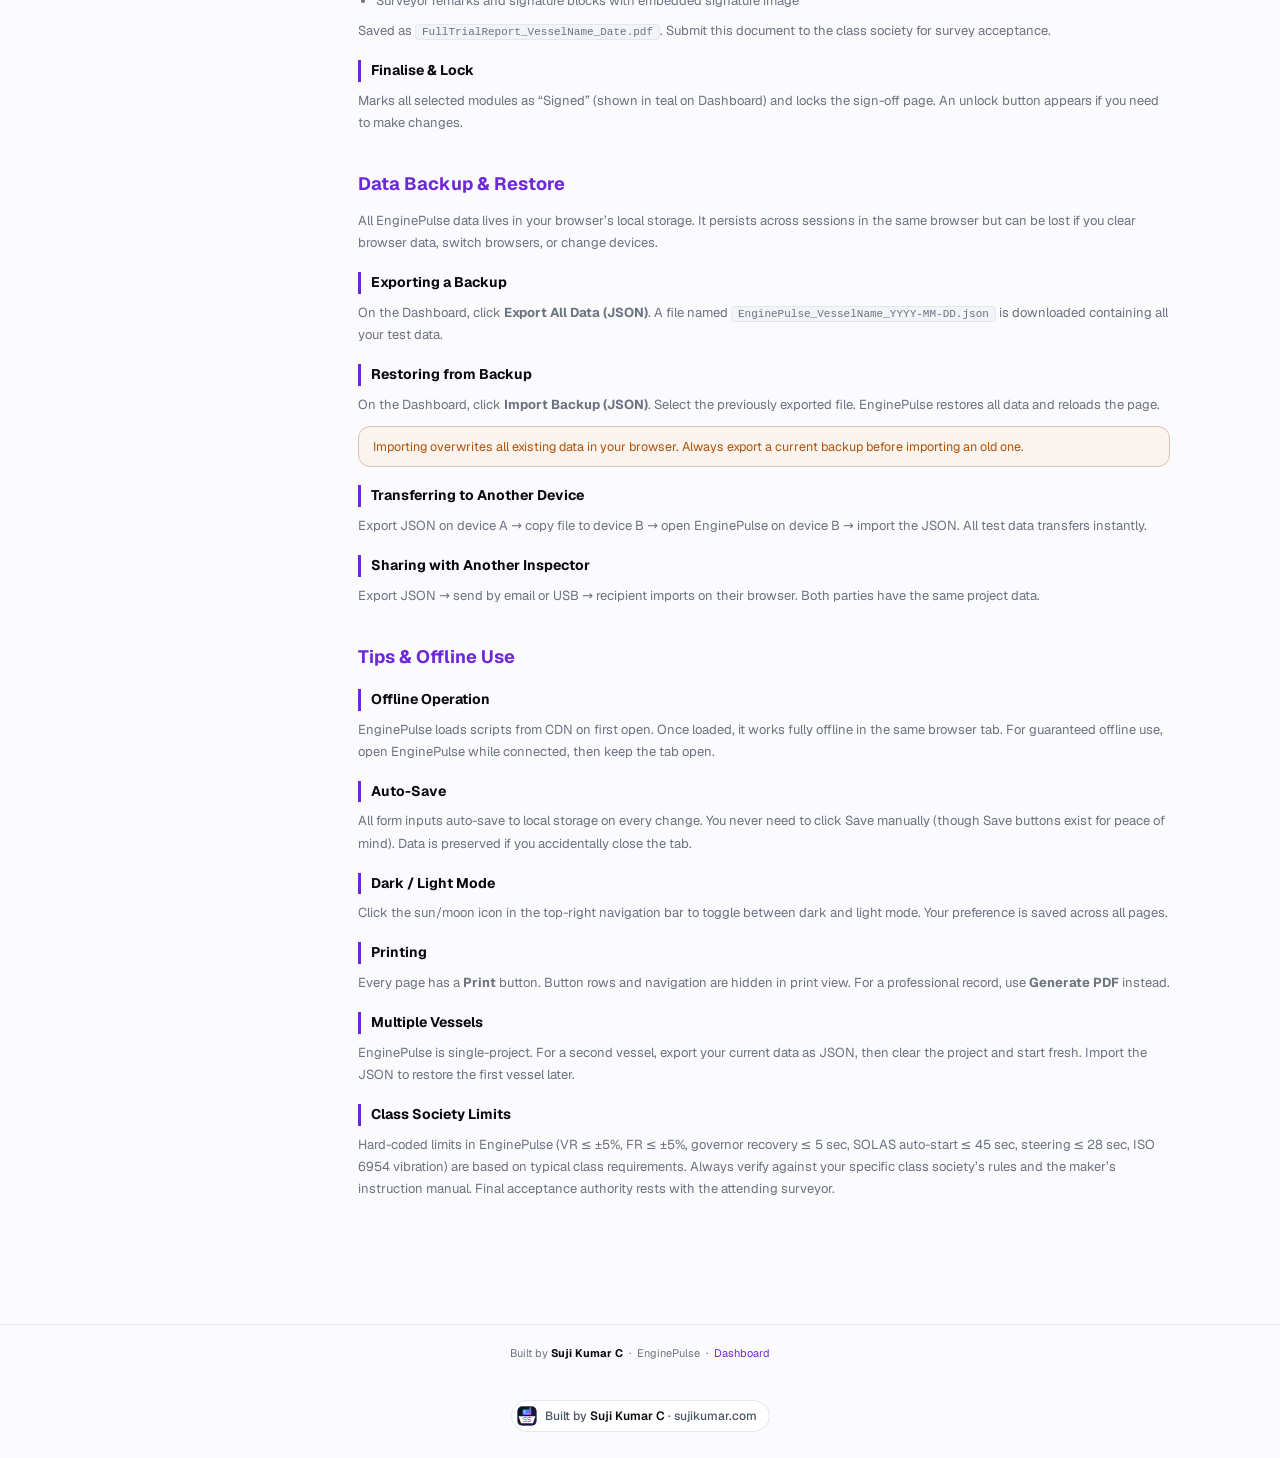
<file: guide.html>
<!DOCTYPE html>
<html lang="en">
<head>
  <meta charset="UTF-8"/>
  <script>(function(){var t=null;try{t=localStorage.getItem('enginepulse-theme')}catch(e){}if(t!=='light'&&t!=='dark')t=matchMedia('(prefers-color-scheme: dark)').matches?'dark':'light';document.documentElement.setAttribute('data-theme',t)})();</script>
  <meta name="theme-color" content="#FBFBFD" media="(prefers-color-scheme: light)"/>
  <meta name="theme-color" content="#07080D" media="(prefers-color-scheme: dark)"/>
  <link rel="preload" href="fonts/geist.woff2" as="font" type="font/woff2" crossorigin/>
  <meta name="author" content="Suji Kumar C" /><link rel="icon" type="image/svg+xml" href="favicon.svg"/>
  <meta name="viewport" content="width=device-width,initial-scale=1"/>
  <title>EnginePulse — User Guide</title>
  <link rel="stylesheet" href="css/style.css"/>
  <style>
    .guide-layout { display:grid; grid-template-columns:220px 1fr; gap:28px; align-items:start; }
    .guide-toc { position:sticky; top:72px; background:var(--bg-card); border:1px solid var(--border); border-radius:12px; padding:16px; font-size:13px; }
    .guide-toc h4 { margin:0 0 12px; font-size:11px; text-transform:uppercase; letter-spacing:.09em; color:var(--text-dim); }
    .guide-toc a { display:block; color:var(--text); text-decoration:none; padding:5px 8px; border-radius:6px; transition:background .15s; line-height:1.4; }
    .guide-toc a:hover { background:var(--bg-raised); color:var(--teal-br); }
    .guide-toc a.sub { padding-left:18px; font-size:12px; color:var(--text-dim); }
    .guide-section { scroll-margin-top:80px; margin-bottom:36px; }
    .guide-section h2 { font-size:18px; margin-bottom:12px; color:var(--teal-br); }
    .guide-section h3 { font-size:14px; margin:18px 0 8px; color:var(--text); border-left:3px solid var(--teal); padding-left:10px; }
    .guide-section p, .guide-section li { color:var(--text-dim); font-size:13px; line-height:1.7; margin-bottom:8px; }
    .guide-section ul { margin-left:18px; }
    .tip { background:color-mix(in srgb, var(--signal) 7%, var(--bg-card)); border:1px solid color-mix(in srgb, var(--signal) 25%, var(--border)); border-radius:12px; padding:10px 14px; font-size:12.5px; color:var(--signal); margin:10px 0; }
    .warn { background:color-mix(in srgb, var(--warn) 7%, var(--bg-card)); border:1px solid color-mix(in srgb, var(--warn) 25%, var(--border)); border-radius:12px; padding:10px 14px; font-size:12.5px; color:var(--warn); margin:10px 0; }
    .badge-inline { display:inline-block; padding:1px 7px; border-radius:4px; font-size:11px; font-weight:600; margin:0 2px; }
    .b-pass { background:color-mix(in srgb, var(--pass) 14%, transparent); color:var(--pass); }
    .b-fail { background:color-mix(in srgb, var(--fail) 14%, transparent); color:var(--fail); }
    .b-solas { background:color-mix(in srgb, var(--signal) 14%, transparent); color:var(--signal); }
    .kbd { background:var(--bg-raised); border:1px solid var(--border); border-radius:4px; padding:1px 6px; font-size:11px; font-family:monospace; }
    @media(max-width:680px){ .guide-layout{grid-template-columns:1fr} .guide-toc{display:none} }
  </style>
</head>
<body>
<div id="navbar"></div>
<div class="page" style="max-width:1100px">
  <div class="breadcrumb"><a href="index.html">Dashboard</a> &rsaquo; User Guide</div>
  <div class="page-header">
    <div class="page-title"><i data-ic="book"></i> User Guide</div>
    <div class="page-sub">Complete reference for all EnginePulse modules</div>
  </div>

  <div class="guide-layout">

    <!-- TOC -->
    <nav class="guide-toc">
      <h4>Contents</h4>
      <a href="#overview">Overview</a>
      <a href="#start">Getting Started</a>
      <a href="#dashboard">Dashboard</a>
      <a href="#commissioning">Commissioning Test</a>
      <a class="sub" href="#fuel-changeover">Fuel Changeover</a>
      <a href="#dgtest">D.G. Load Test</a>
      <a class="sub" href="#dg-tabs">Per-DG Tabs</a>
      <a class="sub" href="#dg-governor">Governor Test</a>
      <a class="sub" href="#dg-megger">Megger (IR)</a>
      <a href="#emergencygen">Emergency Generator</a>
      <a class="sub" href="#eg-solas">SOLAS Compliance</a>
      <a href="#switchboard">Main Switchboard</a>
      <a href="#seatrial">Sea Trial</a>
      <a class="sub" href="#cyl-temps">Cylinder Temps</a>
      <a class="sub" href="#steering">Steering Gear</a>
      <a class="sub" href="#vibration">Vibration (ISO 6954)</a>
      <a href="#longtrial">Long Trial</a>
      <a href="#predictive">Predictive Analysis</a>
      <a href="#signoff">Surveyor Sign-off</a>
      <a class="sub" href="#combined-pdf">Combined Report PDF</a>
      <a href="#backup">Data Backup &amp; Restore</a>
      <a href="#tips">Tips &amp; Offline Use</a>
    </nav>

    <!-- Content -->
    <div>

      <div class="guide-section" id="overview">
        <h2>Overview</h2>
        <p>EnginePulse is a browser-based engine and electrical test suite for marine vessels. It covers commissioning, diesel generator load tests, emergency generator, main switchboard, sea trial, long trial, and predictive analysis &mdash; all in one app.</p>
        <p>All data is stored in your browser&rsquo;s local storage &mdash; no server, no login required. The app works fully offline once loaded. Use the Data Backup feature on the Dashboard to export your data before clearing your browser or switching devices.</p>
        <div class="tip">EnginePulse is optimised for desktop browsers (Chrome / Edge). On tablets, use landscape orientation for the best experience.</div>
      </div>

      <div class="guide-section" id="start">
        <h2>Getting Started</h2>
        <h3>Step 1 &mdash; Project Setup</h3>
        <p>Open the <a href="index.html">Dashboard</a> and fill in the Project Setup form: vessel name, IMO, flag, class society, engine details, D.G. particulars, and surveyor information. Click <strong>Save Project</strong>. These details appear on every page header and are embedded in all PDF reports.</p>
        <h3>Step 2 &mdash; Work Through Modules</h3>
        <p>Click any test module card on the Dashboard. Each module is independent &mdash; start with Commissioning and work through in order, or jump directly to the test you need.</p>
        <h3>Step 3 &mdash; Mark Complete</h3>
        <p>Each module has a <strong>Mark Complete</strong> button. Click it after finishing the test. The Dashboard progress tiles update in real time. The status dot on each card changes from Pending to In Progress to Complete to Signed.</p>
        <h3>Step 4 &mdash; Sign Off &amp; Export</h3>
        <p>Once all required tests are done, go to <a href="signoff.html">Sign-off</a>, select the tests being certified, draw your signature, and generate either a signed PDF certificate or a full combined trial report.</p>
      </div>

      <div class="guide-section" id="dashboard">
        <h2>Dashboard</h2>
        <p>The Dashboard is the home page of EnginePulse. It provides:</p>
        <ul>
          <li><strong>Project Setup</strong> &mdash; vessel, engine, D.G., and surveyor details shared across all modules</li>
          <li><strong>Test Modules</strong> &mdash; clickable cards showing each module and its completion status</li>
          <li><strong>Progress Overview</strong> &mdash; tiles showing totals for Completed, Signed Off, and In Progress modules</li>
          <li><strong>Data Backup &amp; Restore</strong> &mdash; export all data as JSON or import a previous backup</li>
        </ul>
        <p>Changes to Project Setup are saved automatically on every input. The vessel strip (name, IMO, class, engine) appears at the top of every other page once saved.</p>
      </div>

      <div class="guide-section" id="commissioning">
        <h2>Commissioning Test</h2>
        <p>Records the full commissioning sequence: pre-start inspection, safety device trips, alarm tests, cold turning, first fire, no-load parameters, fuel changeover, and overall result.</p>

        <h3>A. Pre-Start Checks</h3>
        <p>24-item checklist covering lube oil, cooling water, fuel system, starting air, turbocharger, alignment, instrumentation, and fire detection. Mark each item OK / Fail / N/A.</p>

        <h3>B. Safety Device Trip Tests</h3>
        <p>Table of 10 safety devices (overspeed mechanical/electronic, low LO pressure, high jacket water temp, high exhaust temp, crankcase pressure, alarms, emergency stops). Enter the set point, recorded trip value, and unit for each.</p>

        <h3>C. Alarm &amp; Shutdown Tests</h3>
        <p>15-item checklist covering individual alarm and shutdown functions including auto-start on blackout and preferential trip for generators.</p>

        <h3>D. Cold Turning / Slow Turning Record</h3>
        <p>Turning gear type, indicator cock status, duration, and observations. Confirms no water in cylinders and no unusual resistance before initial start.</p>

        <h3>E. First Fire / Initial Start Record</h3>
        <p>Date, time, start method, air pressure, initial LO pressure, initial RPM, idle run duration, and exhaust colour at start.</p>

        <h3>F. No-Load Running Parameters</h3>
        <p>RPM, LO pressure, LO temperature, coolant temp, fuel pressure, charge air pressure, exhaust temperature average, and vibration under no-load.</p>

        <h3 id="fuel-changeover">G. Fuel Changeover Test (HFO &harr; MDO)</h3>
        <p>Tests smooth changeover between HFO (residual) and MDO (distillate) fuels under load. Record:</p>
        <ul>
          <li>Test date/time, engine load (%), and changeover direction</li>
          <li>Changeover duration (minutes)</li>
          <li>HFO and MDO temperatures and viscosity (cSt) at the moment of changeover</li>
          <li>Engine RPM before and after &mdash; sudden RPM dip or hunting is a warning sign</li>
          <li>Exhaust temperature before and after</li>
          <li>Fuel pressure during changeover</li>
          <li>Any alarms activated (Low fuel pressure, High exhaust temp, etc.)</li>
          <li>Overall result: PASS / MINOR ISSUE / FAIL</li>
        </ul>
        <p>A smooth changeover with no RPM deviation and no alarms is a PASS. Remarks should describe any RPM drop, hunting, exhaust colour change, or alarm activations.</p>
        <div class="tip">Changeover is typically performed at 50&ndash;75% MCR. Operate fuel changeover valves slowly and match fuel viscosity as closely as possible before switching.</div>

        <h3>H. Overall Commissioning Result</h3>
        <p>Final overall verdict (Satisfactory / Unsatisfactory) and completion date/time. Add punch list items or deficiencies in the final remarks box.</p>

        <h3>Export</h3>
        <p>Click <strong>Export Excel</strong> to download a 4-sheet workbook: Pre-Start Checks, Safety Device Trips, Alarm Tests, and Fuel Changeover.</p>
      </div>

      <div class="guide-section" id="dgtest">
        <h2>D.G. Load Test</h2>
        <p>Records step load tests, voltage/frequency regulation, parallel operations, governor test, and insulation resistance for each individual diesel generator set.</p>

        <h3 id="dg-tabs">Per-DG Unit Tabs</h3>
        <p>At the top of the page are tabs: <strong>DG No.1 / DG No.2 / DG No.3</strong>. Each tab stores data independently in separate local storage keys. Switch between tabs to enter test data for each generator. The current unit label appears in each section title.</p>
        <div class="tip">Switching tabs automatically saves the current unit&rsquo;s data and loads the selected unit&rsquo;s previously saved data.</div>

        <h3>A. Generator Particulars</h3>
        <p>Maker, model, serial number, kVA rating, kW, rated voltage, Hz, power factor, and insulation class for the current DG unit.</p>

        <h3>B. Step Load Test (0% to 110%)</h3>
        <p>Records performance at each load step: 0%, 25%, 50%, 75%, 100%, 110% (overload). For each step enter kW load, voltage, frequency, voltage regulation (%), and frequency regulation (%). Typical class limits are VR &le; &plusmn;5% and FR &le; &plusmn;5%. The VR and FR columns show <span class="badge-inline b-pass">PASS</span> or <span class="badge-inline b-fail">FAIL</span> automatically.</p>

        <h3>C. Parallel Operation</h3>
        <p>Records synchronisation checks, load sharing, and parallel running observations for multi-generator vessels.</p>

        <h3 id="dg-governor">D. Governor / Load Acceptance Test</h3>
        <p>Tests governor response by applying and removing load suddenly:</p>
        <ul>
          <li><strong>Throw-off test:</strong> Remove full load suddenly &mdash; measure frequency overshoot and recovery time to rated speed</li>
          <li><strong>Throw-on test:</strong> Apply full load suddenly &mdash; measure frequency undershoot and recovery time</li>
          <li><strong>Recovery time limit: &le; 5 seconds</strong> &mdash; badge shows <span class="badge-inline b-pass">PASS</span> or <span class="badge-inline b-fail">FAIL</span> automatically</li>
        </ul>

        <h3 id="dg-megger">E. Insulation Resistance (Megger Test)</h3>
        <p>Records megger readings for four points: Phase U, Phase V, Phase W, and Neutral to Earth. Minimum acceptable value is 1 M&Omega;. Each row shows <span class="badge-inline b-pass">PASS</span> or <span class="badge-inline b-fail">FAIL</span> automatically.</p>
        <div class="warn">Always isolate the generator from the bus and discharge capacitors before taking megger readings. Never megger energised equipment.</div>

        <h3>F. Overall Result</h3>
        <p>Overall verdict for the current DG unit. Add outstanding items in remarks.</p>
      </div>

      <div class="guide-section" id="emergencygen">
        <h2>Emergency Generator Test</h2>
        <p>Tests the emergency diesel generator per SOLAS II-1/42. The emergency generator must start automatically on blackout and supply power to essential services within 45 seconds.</p>

        <h3>A. Generator Particulars</h3>
        <p>Maker, model, serial number, kVA, kW, rated voltage, and Hz.</p>

        <h3>B. Pre-Start Checklist</h3>
        <p>12-item checklist: fuel level, battery charge, starter, cooling water, lube oil, exhaust clear, governor oil, battery charger, hand crank availability, and transfer switch.</p>

        <h3 id="eg-solas">C. Auto-Start Blackout Test (SOLAS)</h3>
        <p>Simulate a main board blackout and measure time from blackout to power supply on the emergency switchboard.</p>
        <ul>
          <li>Enter auto-start time (seconds)</li>
          <li><span class="badge-inline b-solas">SOLAS limit: &le; 45 sec</span> &mdash; badge shows PASS/FAIL automatically</li>
          <li>Record number of start attempts, voltage, and Hz after start</li>
        </ul>
        <div class="tip">SOLAS requires the emergency generator to start without any manual intervention. The clock starts from the moment the main bus goes dead.</div>

        <h3>D. Step Load Test (0% to 110%)</h3>
        <p>Same format as the main D.G. step load test with voltage, frequency, and RPM at each load step.</p>

        <h3>E. Governor / Load Acceptance Test</h3>
        <p>Throw-off and throw-on tests. Recovery &le; 5 sec = PASS.</p>

        <h3>F. Safety Device Trips</h3>
        <p>9 safety devices: overspeed, low LO pressure shutdown, high jacket water temp, high exhaust temp, crankcase pressure, low LO alarm, high LO temp alarm, local emergency stop, and remote emergency stop.</p>

        <h3>G. Insulation Resistance (Megger)</h3>
        <p>Four megger points (U/V/W/Neutral to Earth) with 1 M&Omega; minimum. Auto pass/fail badges.</p>

        <h3>H. Auxiliary Tests</h3>
        <p>8-item checklist: fuel tank auto-fill, battery charger, transfer switch (both directions), shore connection interlock, emergency lighting, bilge pump supply, navigation light supply, and fire pump supply.</p>

        <h3>I. Overall Result</h3>
        <p>Overall verdict plus completion date and outstanding items.</p>

        <h3>Export</h3>
        <p>3-sheet Excel workbook: Pre-Start, Blackout Test, Load Test.</p>
      </div>

      <div class="guide-section" id="switchboard">
        <h2>Main Switchboard Test</h2>
        <p>Records all switchboard acceptance tests: bus-tie, dead bus energisation, preferential trip, shore connection, and protection relay tests.</p>

        <h3>A. Switchboard Particulars</h3>
        <p>Maker, model, rated voltage, rated current, short circuit rating (kA), generator panels, bus-tie breaker type, and shore connection details.</p>

        <h3>B. Bus-Tie / Sectionalising Test</h3>
        <p>Confirms bus-tie breaker closes with correct phase sequence (R-Y-B), acceptable phase angle difference (&le;10&deg;), and no trips on close.</p>

        <h3>C. Dead Bus Energisation Test</h3>
        <p>Records which generator energises the dead bus, time to energise, voltage, and Hz achieved. Confirms the board can be brought alive from zero.</p>

        <h3>D. Preferential Trip / Load Shedding Test</h3>
        <p>Verifies automatic shedding of non-essential loads to prevent total blackout on generator overload. 6 pre-populated load groups with priority levels and set points (110&ndash;120% load). Mark Pass/Fail/N/A for each group.</p>
        <div class="tip">Preferential trip protects against total blackout by shedding non-essential consumers (HVAC, galley, cargo equipment) before generators trip on overload.</div>

        <h3>E. Shore Connection / Power Changeover Test</h3>
        <p>Shore supply voltage, Hz, cable rating, changeover times in both directions, and interlock verification (prevents simultaneous shore and generator breakers).</p>

        <h3>F. Protection Relay &amp; MCCB Tests</h3>
        <p>9 devices: generator overcurrent (IDMT), generator earth fault, reverse power relay, under voltage, over voltage, under frequency, bus-tie interlocking, main bus bar MCCB, and feeder MCCBs. Enter set point and recorded trip value for each.</p>

        <h3>G. General Switchboard Checklist</h3>
        <p>11-item checklist: panel doors, busbar condition, instrument calibration, synchroscope test, auto-synchroniser, running hours meters, power factor meter, labelling, busbar IR, emergency stops, and UPS for navigation/comms.</p>

        <h3>H. Overall Result</h3>
        <p>Overall verdict: PASS / CONDITIONAL PASS / FAIL. Record any outstanding items.</p>

        <h3>Export</h3>
        <p>2-sheet Excel workbook: Protection Relays and Preferential Trip results.</p>
      </div>

      <div class="guide-section" id="seatrial">
        <h2>Sea Trial</h2>
        <p>Records the full sea trial programme: speed trial, crash stop, maneuvering, fuel consumption, individual cylinder exhaust temperatures, steering gear test, vibration measurement, and overall result.</p>

        <h3>A. Trial Conditions</h3>
        <p>Date, displacement, sea state (Beaufort), wind force, water depth, current, and initial bunker figures.</p>

        <h3>B. Speed Trial</h3>
        <p>Speed runs at various RPM settings, typically in two directions to eliminate current and wind effects. Enter RPM, shaft power (kW), speed (knots), and slip (%) for each run.</p>

        <h3>C. Crash Stop Test</h3>
        <p>Full-ahead to full-astern emergency stop: initial speed, time from order to full astern, crash stop distance (m), and final speed.</p>

        <h3>D. Maneuvering Test</h3>
        <p>Engine response to all telegraph orders from Full Ahead through to Full Astern. Enter time and RPM for each step.</p>

        <h3 id="cyl-temps">E. Individual Cylinder Exhaust Temperatures</h3>
        <p>Select the number of cylinders (4&ndash;12) from the dropdown. The table builds dynamically with columns for 25%, 50%, 75%, and 100% MCR load steps.</p>
        <p>The app calculates the mean temperature and maximum deviation at each load. A maker&rsquo;s limit input (default 30&deg;C) controls the balance result badge: <span class="badge-inline b-pass">BALANCED</span> or <span class="badge-inline b-fail">UNBALANCED</span>.</p>
        <div class="warn">A cylinder running significantly hot or cold indicates injector issues, valve timing problems, or liner wear. Investigate any cylinder deviating beyond the maker&rsquo;s limit.</div>

        <h3 id="steering">F. Steering Gear Test</h3>
        <p>Tests per SOLAS V/26:</p>
        <ul>
          <li><strong>Hard-over time:</strong> rudder from 35&deg; one side to 30&deg; other side at maximum speed. <span class="badge-inline b-solas">SOLAS limit: &le; 28 sec</span> &mdash; badge shows PASS/FAIL automatically</li>
          <li>Emergency steering changeover and operation from the steering gear room</li>
          <li>Pump unit 1 solo operation and pump unit 2 solo operation</li>
        </ul>

        <h3 id="vibration">G. Vibration Measurement (ISO 6954)</h3>
        <p>Records vibration at 6 locations. Enter Vertical, Transverse, and Longitudinal readings (mm/s) at 100% MCR for each location. The app compares the maximum reading against the ISO 6954 limit for the area type:</p>
        <ul>
          <li>Crew accommodation spaces: &le; 4 mm/s &rarr; <span class="badge-inline b-pass">PASS</span> / <span class="badge-inline b-fail">FAIL</span></li>
          <li>Working areas (engine room, cargo): &le; 6 mm/s &rarr; <span class="badge-inline b-pass">PASS</span> / <span class="badge-inline b-fail">FAIL</span></li>
        </ul>

        <h3>H. Maneuvering Records</h3>
        <p>Systematic records of all telegraph movements and engine responses during the full trial programme.</p>

        <h3>I. Fuel Consumption / SFOC</h3>
        <p>Initial ROB, consumption, final ROB, and calculated SFOC (g/kWh). The maker&rsquo;s specified SFOC column is highlighted in amber for comparison.</p>

        <h3>J. Overall Result</h3>
        <p>Overall verdict, completion date, and remarks including any outstanding items.</p>
      </div>

      <div class="guide-section" id="longtrial">
        <h2>Long Trial / Endurance</h2>
        <p>Records engine performance during sustained operation at rated or near-rated power. Typical durations are 4, 8, or 12 hours per class or contract requirements.</p>
        <h3>Periodic Readings</h3>
        <p>Enter readings at each time interval (typically every 30 or 60 minutes): RPM, power (kW), LO pressure, LO temperature, jacket water temperature, exhaust temperatures, charge air pressure, and fuel consumption rate.</p>
        <h3>Trend Chart</h3>
        <p>A live chart plots key parameters over time as you enter readings. Trends in temperature rise or pressure drop can indicate developing problems during the trial.</p>
        <h3>Overall Result</h3>
        <p>Enter overall verdict after completing the required endurance period.</p>
      </div>

      <div class="guide-section" id="predictive">
        <h2>Predictive Analysis</h2>
        <p>Tracks running hours, maintenance due dates, and performance trends to estimate remaining useful life and flag upcoming service intervals.</p>
        <h3>Running Hours &amp; Maintenance Schedule</h3>
        <p>Enter current running hours and last service hours for each major component (top overhaul, full overhaul, injectors, turbocharger, fuel pump, bearings). Hours remaining to next service is calculated for each item.</p>
        <h3>Performance Trends</h3>
        <p>Compares current parameters against baseline (commissioning) values. Deviations beyond set limits flag the parameter as a warning.</p>
        <h3>RUL Estimator</h3>
        <p>Estimates remaining useful life before major overhaul based on running hours and trend data. Use as a guide only &mdash; always follow maker&rsquo;s recommendations and class survey requirements.</p>
      </div>

      <div class="guide-section" id="signoff">
        <h2>Surveyor Sign-off</h2>
        <p>Produces the final signed certificate or combined full trial report for submission to class and owner.</p>

        <h3>A. Tests Being Signed Off</h3>
        <p>Check the box next to each test module being certified. All 7 modules are listed: Commissioning, D.G. Load Test, Emergency Generator, Main Switchboard, Sea Trial, Long Trial, and Predictive Analysis. Current module status appears next to each.</p>

        <h3>B. Surveyor Details</h3>
        <p>Name, class society, certificate/badge number, survey date, and survey location.</p>

        <h3>C. Witness / Owner&rsquo;s Representative</h3>
        <p>Name, designation, and company of the witness (typically the Chief Engineer or owner&rsquo;s superintendent).</p>

        <h3>D. Surveyor&rsquo;s Digital Signature</h3>
        <p>Draw your signature directly on the canvas using mouse or stylus. Click <strong>Save Signature</strong> to persist it &mdash; it will be embedded in all generated PDFs. Click <strong>Clear Signature</strong> to start again.</p>

        <h3>E. Witness Signature</h3>
        <p>Witness draws their signature on the second canvas.</p>

        <h3>F. Sign-off Summary Preview</h3>
        <p>Live preview of the certificate updating as you type, showing vessel details, certified tests, remarks, and signature blocks.</p>

        <h3>Generate Signed PDF</h3>
        <p>Single-page PDF certificate with vessel details, list of certified tests, remarks, and embedded surveyor signature. Saved as <span class="kbd">SignedCertificate_VesselName_Date.pdf</span>.</p>

        <h3 id="combined-pdf">Combined Full Trial Report PDF</h3>
        <p>Comprehensive multi-page report covering all modules:</p>
        <ul>
          <li>Title page with vessel and surveyor details</li>
          <li>Module status summary table showing which tests are certified</li>
          <li>Key data extracted from each completed module: Commissioning (fuel changeover, overall), D.G. Test (per-unit load and regulation), Emergency Gen (auto-start SOLAS result), Switchboard (overall), Sea Trial (crash stop, steering SOLAS result), and Long Trial</li>
          <li>Surveyor remarks and signature blocks with embedded signature image</li>
        </ul>
        <p>Saved as <span class="kbd">FullTrialReport_VesselName_Date.pdf</span>. Submit this document to the class society for survey acceptance.</p>

        <h3>Finalise &amp; Lock</h3>
        <p>Marks all selected modules as &ldquo;Signed&rdquo; (shown in teal on Dashboard) and locks the sign-off page. An unlock button appears if you need to make changes.</p>
      </div>

      <div class="guide-section" id="backup">
        <h2>Data Backup &amp; Restore</h2>
        <p>All EnginePulse data lives in your browser&rsquo;s local storage. It persists across sessions in the same browser but can be lost if you clear browser data, switch browsers, or change devices.</p>

        <h3>Exporting a Backup</h3>
        <p>On the Dashboard, click <strong>Export All Data (JSON)</strong>. A file named <span class="kbd">EnginePulse_VesselName_YYYY-MM-DD.json</span> is downloaded containing all your test data.</p>

        <h3>Restoring from Backup</h3>
        <p>On the Dashboard, click <strong>Import Backup (JSON)</strong>. Select the previously exported file. EnginePulse restores all data and reloads the page.</p>
        <div class="warn">Importing overwrites all existing data in your browser. Always export a current backup before importing an old one.</div>

        <h3>Transferring to Another Device</h3>
        <p>Export JSON on device A &rarr; copy file to device B &rarr; open EnginePulse on device B &rarr; import the JSON. All test data transfers instantly.</p>

        <h3>Sharing with Another Inspector</h3>
        <p>Export JSON &rarr; send by email or USB &rarr; recipient imports on their browser. Both parties have the same project data.</p>
      </div>

      <div class="guide-section" id="tips">
        <h2>Tips &amp; Offline Use</h2>
        <h3>Offline Operation</h3>
        <p>EnginePulse loads scripts from CDN on first open. Once loaded, it works fully offline in the same browser tab. For guaranteed offline use, open EnginePulse while connected, then keep the tab open.</p>
        <h3>Auto-Save</h3>
        <p>All form inputs auto-save to local storage on every change. You never need to click Save manually (though Save buttons exist for peace of mind). Data is preserved if you accidentally close the tab.</p>
        <h3>Dark / Light Mode</h3>
        <p>Click the sun/moon icon in the top-right navigation bar to toggle between dark and light mode. Your preference is saved across all pages.</p>
        <h3>Printing</h3>
        <p>Every page has a <strong>Print</strong> button. Button rows and navigation are hidden in print view. For a professional record, use <strong>Generate PDF</strong> instead.</p>
        <h3>Multiple Vessels</h3>
        <p>EnginePulse is single-project. For a second vessel, export your current data as JSON, then clear the project and start fresh. Import the JSON to restore the first vessel later.</p>
        <h3>Class Society Limits</h3>
        <p>Hard-coded limits in EnginePulse (VR &le; &plusmn;5%, FR &le; &plusmn;5%, governor recovery &le; 5 sec, SOLAS auto-start &le; 45 sec, steering &le; 28 sec, ISO 6954 vibration) are based on typical class requirements. Always verify against your specific class society&rsquo;s rules and the maker&rsquo;s instruction manual. Final acceptance authority rests with the attending surveyor.</p>
      </div>

    </div><!-- /content -->
  </div><!-- /guide-layout -->
</div>
<footer>Built by <strong>Suji Kumar C</strong> &nbsp;&middot;&nbsp; EnginePulse &nbsp;&middot;&nbsp; <a href="index.html">Dashboard</a></footer>
<script src="js/common.js"></script>
<script>
buildNavbar('guide');
// Highlight active TOC link on scroll
const sections = document.querySelectorAll('.guide-section');
const tocLinks  = document.querySelectorAll('.guide-toc a');
const observer  = new IntersectionObserver(entries => {
  entries.forEach(e => {
    if (e.isIntersecting) {
      tocLinks.forEach(l => { l.style.color = ''; });
      const active = document.querySelector(`.guide-toc a[href="#${e.target.id}"]`);
      if (active) active.style.color = 'var(--teal-br)';
    }
  });
}, { rootMargin:'-60px 0px -80% 0px' });
sections.forEach(s => observer.observe(s));
</script>
</body>
</html>
</file>
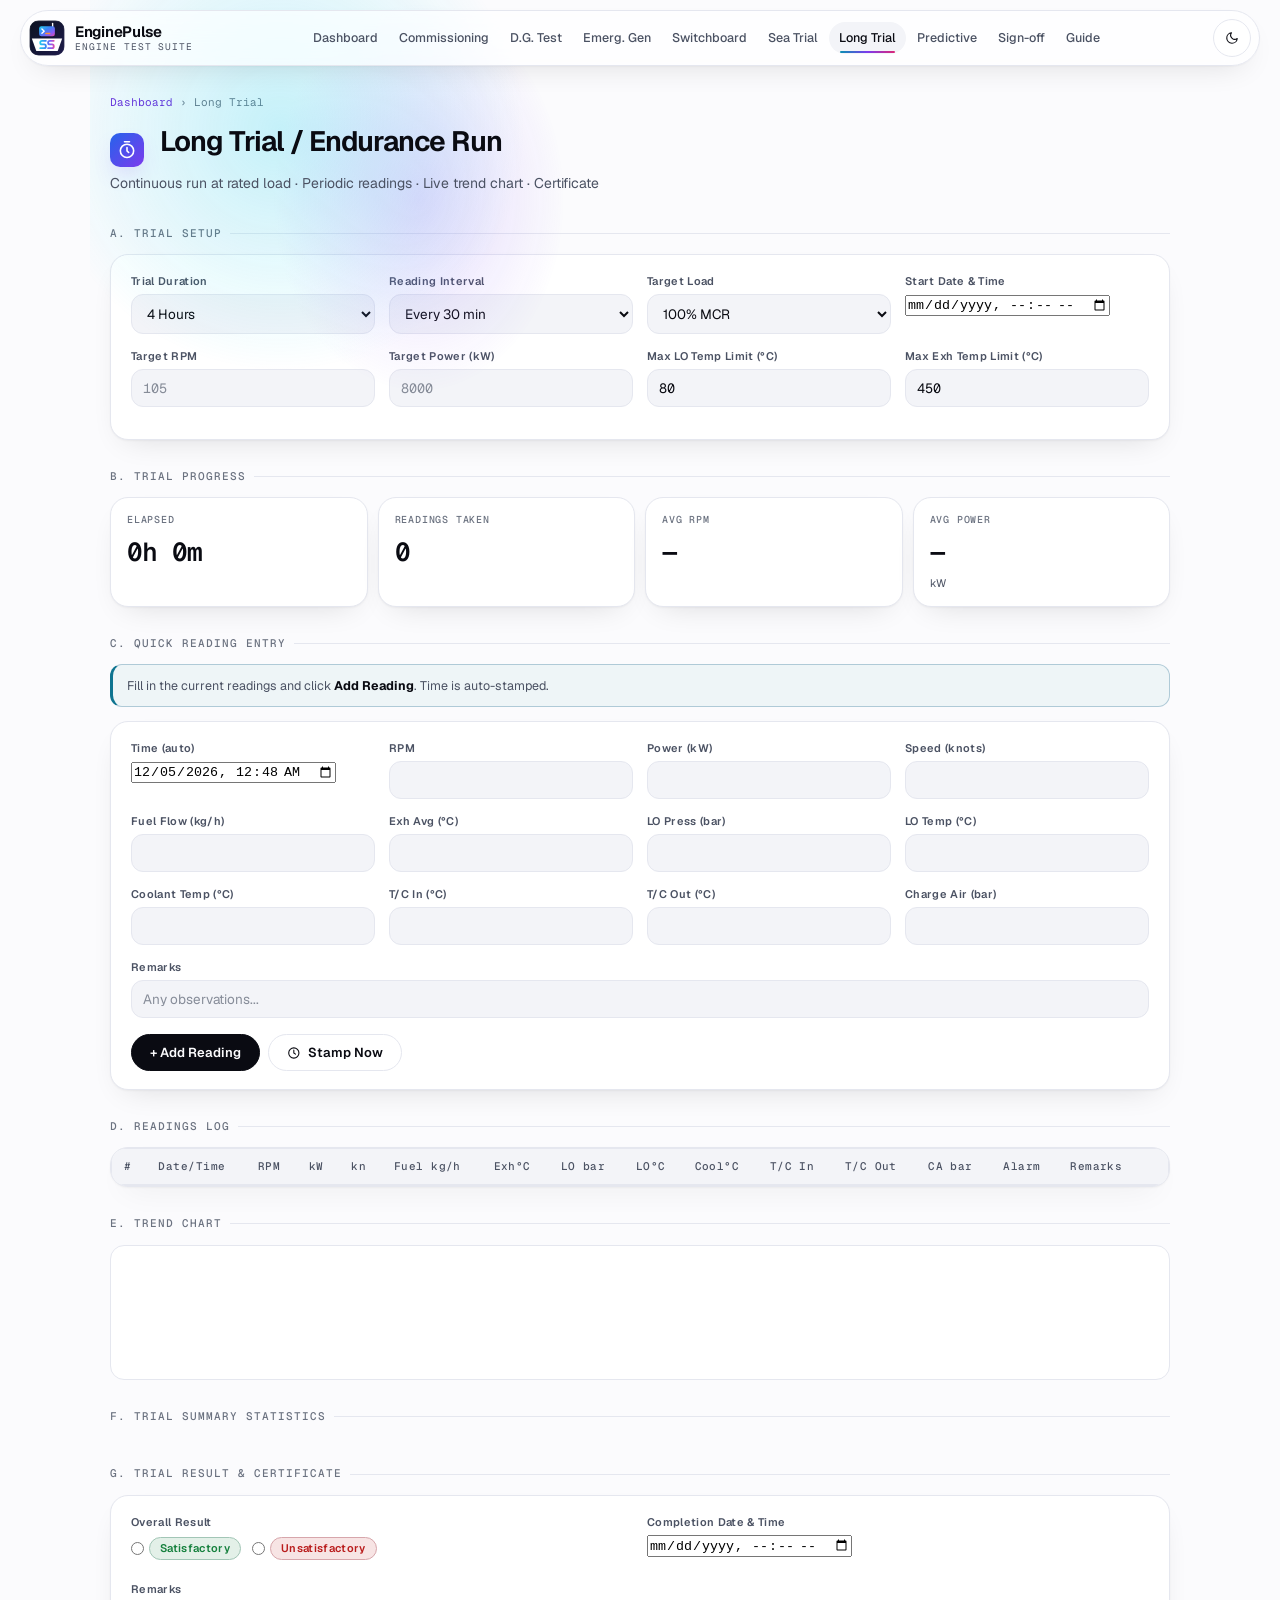
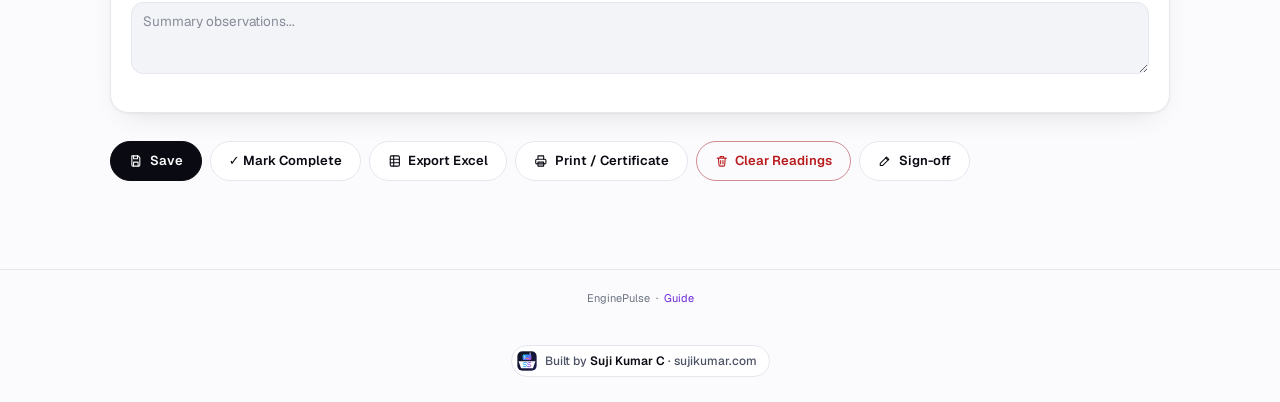
<file: longtrial.html>
<!DOCTYPE html>
<html lang="en">
<head>
  <meta charset="UTF-8"/>
  <script>(function(){var t=null;try{t=localStorage.getItem('enginepulse-theme')}catch(e){}if(t!=='light'&&t!=='dark')t=matchMedia('(prefers-color-scheme: dark)').matches?'dark':'light';document.documentElement.setAttribute('data-theme',t)})();</script>
  <meta name="theme-color" content="#FBFBFD" media="(prefers-color-scheme: light)"/>
  <meta name="theme-color" content="#07080D" media="(prefers-color-scheme: dark)"/>
  <link rel="preload" href="fonts/geist.woff2" as="font" type="font/woff2" crossorigin/>
  <meta name="author" content="Suji Kumar C" /><link rel="icon" type="image/svg+xml" href="favicon.svg"/>
  <meta name="viewport" content="width=device-width,initial-scale=1"/>
  <title>EnginePulse — Long Trial</title>
  <link rel="stylesheet" href="css/style.css"/>
</head>
<body>
<div id="navbar"></div>
<div class="page">
  <div class="breadcrumb"><a href="index.html">Dashboard</a> › Long Trial</div>
  <div class="page-header">
    <div class="page-title"><i data-ic="timer"></i> Long Trial / Endurance Run</div>
    <div class="page-sub">Continuous run at rated load · Periodic readings · Live trend chart · Certificate</div>
  </div>
  <div id="vessel-strip"></div>

  <!-- Setup -->
  <div class="section">
    <div class="section-title">A. Trial Setup</div>
    <div class="card">
      <div class="form-row col-4">
        <div class="form-group"><label>Trial Duration</label>
          <select id="lt-duration" onchange="updateSchedule()">
            <option value="4">4 Hours</option>
            <option value="6">6 Hours</option>
            <option value="8">8 Hours</option>
            <option value="12">12 Hours</option>
            <option value="24">24 Hours</option>
          </select>
        </div>
        <div class="form-group"><label>Reading Interval</label>
          <select id="lt-interval" onchange="updateSchedule()">
            <option value="30">Every 30 min</option>
            <option value="60">Every 60 min</option>
          </select>
        </div>
        <div class="form-group"><label>Target Load</label>
          <select id="lt-load"><option>100% MCR</option><option>90% MCR (NCR)</option><option>85% MCR</option><option>75% MCR</option><option>110% (Overload)</option></select>
        </div>
        <div class="form-group"><label>Start Date & Time</label>
          <input type="datetime-local" id="lt-start-dt"/>
        </div>
      </div>
      <div class="form-row col-4">
        <div class="form-group"><label>Target RPM</label><input type="number" id="lt-target-rpm" placeholder="105"/></div>
        <div class="form-group"><label>Target Power (kW)</label><input type="number" id="lt-target-pwr" placeholder="8000"/></div>
        <div class="form-group"><label>Max LO Temp Limit (°C)</label><input type="number" id="lt-lo-limit" value="80" placeholder="80"/></div>
        <div class="form-group"><label>Max Exh Temp Limit (°C)</label><input type="number" id="lt-exh-limit" value="450" placeholder="450"/></div>
      </div>
    </div>
  </div>

  <!-- Progress -->
  <div class="section">
    <div class="section-title">B. Trial Progress</div>
    <div class="grid-4">
      <div class="stat-tile"><div class="stat-label">Elapsed</div><div class="stat-value" id="lt-elapsed">0h 0m</div></div>
      <div class="stat-tile"><div class="stat-label">Readings Taken</div><div class="stat-value" id="lt-count">0</div></div>
      <div class="stat-tile"><div class="stat-label">Avg RPM</div><div class="stat-value" id="lt-avg-rpm">—</div></div>
      <div class="stat-tile"><div class="stat-label">Avg Power</div><div class="stat-value" id="lt-avg-pwr">—</div><div class="stat-sub">kW</div></div>
    </div>
  </div>

  <!-- Quick Entry -->
  <div class="section">
    <div class="section-title">C. Quick Reading Entry</div>
    <div class="callout">Fill in the current readings and click <strong>Add Reading</strong>. Time is auto-stamped.</div>
    <div class="card">
      <div class="form-row col-4">
        <div class="form-group"><label>Time (auto)</label><input type="datetime-local" id="qe-time"/></div>
        <div class="form-group"><label>RPM</label><input type="number" id="qe-rpm" placeholder=""/></div>
        <div class="form-group"><label>Power (kW)</label><input type="number" id="qe-pwr" placeholder=""/></div>
        <div class="form-group"><label>Speed (knots)</label><input type="number" id="qe-spd" step="0.1" placeholder=""/></div>
      </div>
      <div class="form-row col-4">
        <div class="form-group"><label>Fuel Flow (kg/h)</label><input type="number" id="qe-fuel" step="0.1" placeholder=""/></div>
        <div class="form-group"><label>Exh Avg (°C)</label><input type="number" id="qe-exh" placeholder=""/></div>
        <div class="form-group"><label>LO Press (bar)</label><input type="number" id="qe-lop" step="0.1" placeholder=""/></div>
        <div class="form-group"><label>LO Temp (°C)</label><input type="number" id="qe-lot" placeholder=""/></div>
      </div>
      <div class="form-row col-4">
        <div class="form-group"><label>Coolant Temp (°C)</label><input type="number" id="qe-cool" placeholder=""/></div>
        <div class="form-group"><label>T/C In (°C)</label><input type="number" id="qe-tcin" placeholder=""/></div>
        <div class="form-group"><label>T/C Out (°C)</label><input type="number" id="qe-tcout" placeholder=""/></div>
        <div class="form-group"><label>Charge Air (bar)</label><input type="number" id="qe-ca" step="0.01" placeholder=""/></div>
      </div>
      <div class="form-group"><label>Remarks</label><input type="text" id="qe-rem" placeholder="Any observations..."/></div>
      <div class="btn-row">
        <button class="btn btn-primary" onclick="addReading()">+ Add Reading</button>
        <button class="btn btn-outline" onclick="autoStamp()"><i data-ic="clock"></i> Stamp Now</button>
      </div>
    </div>
  </div>

  <!-- Readings Log Table -->
  <div class="section">
    <div class="section-title">D. Readings Log</div>
    <div class="card" style="padding:0">
      <div class="table-wrap">
        <table id="log-table">
          <thead>
            <tr>
              <th>#</th><th>Date/Time</th><th>RPM</th><th>kW</th><th>kn</th>
              <th>Fuel kg/h</th><th>Exh°C</th><th>LO bar</th><th>LO°C</th>
              <th>Cool°C</th><th>T/C In</th><th>T/C Out</th><th>CA bar</th>
              <th>Alarm</th><th>Remarks</th><th class="no-print"></th>
            </tr>
          </thead>
          <tbody id="log-body"></tbody>
        </table>
      </div>
    </div>
  </div>

  <!-- Chart -->
  <div class="section">
    <div class="section-title">E. Trend Chart</div>
    <div class="chart-box"><canvas id="lt-chart" height="100"></canvas></div>
  </div>

  <!-- Summary -->
  <div class="section">
    <div class="section-title">F. Trial Summary Statistics</div>
    <div id="summary-grid" class="grid-4"></div>
  </div>

  <!-- Overall -->
  <div class="section">
    <div class="section-title">G. Trial Result & Certificate</div>
    <div class="card">
      <div class="form-row col-2">
        <div><label>Overall Result</label>
          <div style="margin-top:6px">
            <label style="margin-right:8px;display:inline-flex;align-items:center;gap:5px"><input type="radio" name="lt-result" value="pass"/> <span class="badge badge-pass">Satisfactory</span></label>
            <label style="display:inline-flex;align-items:center;gap:5px"><input type="radio" name="lt-result" value="fail"/> <span class="badge badge-fail">Unsatisfactory</span></label>
          </div>
        </div>
        <div class="form-group"><label>Completion Date & Time</label><input type="datetime-local" id="lt-completionDt"/></div>
      </div>
      <div class="form-group" style="margin-top:10px"><label>Remarks</label><textarea id="lt-remarks" placeholder="Summary observations..."></textarea></div>
    </div>
  </div>

  <div class="btn-row no-print">
    <button class="btn btn-primary" onclick="saveAll()"><i data-ic="save"></i> Save</button>
    <button class="btn btn-outline" onclick="markDone()">✓ Mark Complete</button>
    <button class="btn btn-outline" onclick="exportLTExcel()"><i data-ic="sheet"></i> Export Excel</button>
    <button class="btn btn-outline" onclick="window.print()"><i data-ic="printer"></i> Print / Certificate</button>
    <button class="btn btn-danger" onclick="clearReadings()"><i data-ic="trash"></i> Clear Readings</button>
    <a href="signoff.html" class="btn btn-outline"><i data-ic="pen"></i> Sign-off</a>
  </div>
</div>
<footer>EnginePulse &nbsp;·&nbsp; <a href="guide.html">Guide</a></footer>

<script src="js/vendor/chart.umd.min.js"></script>
<script src="js/vendor/xlsx.full.min.js"></script>
<script src="js/common.js"></script>
<script>
buildNavbar('longtrial');
document.getElementById('vessel-strip').innerHTML = buildVesselStrip();

let readings = EP.load('lt-readings', []);
let ltChart;

function autoStamp() {
  document.getElementById('qe-time').value = nowISO();
}

function addReading() {
  const get = id => document.getElementById(id)?.value||'';
  const row = {
    ts:   get('qe-time') || nowISO(),
    rpm:  get('qe-rpm'),  pwr:  get('qe-pwr'),  spd:  get('qe-spd'),
    fuel: get('qe-fuel'), exh:  get('qe-exh'),  lop:  get('qe-lop'),
    lot:  get('qe-lot'),  cool: get('qe-cool'), tcin: get('qe-tcin'),
    tcout:get('qe-tcout'),ca:   get('qe-ca'),   rem:  get('qe-rem'),
  };
  // Alarm check
  const loLimit  = parseFloat(document.getElementById('lt-lo-limit')?.value)||80;
  const exhLimit = parseFloat(document.getElementById('lt-exh-limit')?.value)||450;
  row.alarm = '';
  if (parseFloat(row.lot) > loLimit)  row.alarm += 'HIGH LO TEMP ';
  if (parseFloat(row.exh) > exhLimit) row.alarm += 'HIGH EXH TEMP ';
  if (row.alarm) toast('ALARM: ' + row.alarm.trim(), 'warn');

  readings.push(row);
  EP.save('lt-readings', readings);
  renderLog();
  renderChart();
  renderSummary();
  updateProgress();
  // Clear quick entry except time
  ['qe-rpm','qe-pwr','qe-spd','qe-fuel','qe-exh','qe-lop','qe-lot','qe-cool','qe-tcin','qe-tcout','qe-ca','qe-rem'].forEach(id => { const el=document.getElementById(id); if(el) el.value=''; });
  autoStamp();
}

function renderLog() {
  document.getElementById('log-body').innerHTML = readings.map((r,i) => `<tr>
    <td>${i+1}</td>
    <td style="white-space:nowrap;font-family:'Roboto Mono',monospace;font-size:11px">${fmtDatetime(r.ts)}</td>
    <td>${r.rpm}</td><td>${r.pwr}</td><td>${r.spd}</td>
    <td>${r.fuel}</td>
    <td style="${parseFloat(r.exh)>450?'color:var(--fail);font-weight:700':''}">${r.exh}</td>
    <td>${r.lop}</td>
    <td style="${parseFloat(r.lot)>80?'color:var(--fail);font-weight:700':''}">${r.lot}</td>
    <td>${r.cool}</td><td>${r.tcin}</td><td>${r.tcout}</td><td>${r.ca}</td>
    <td>${r.alarm ? `<span class="badge badge-fail">${r.alarm}</span>` : ''}</td>
    <td style="max-width:120px;overflow:hidden;text-overflow:ellipsis;white-space:nowrap">${r.rem||''}</td>
    <td class="no-print"><button onclick="deleteReading(${i})" style="background:none;border:none;cursor:pointer;color:var(--fail)">✕</button></td>
  </tr>`).join('');
  document.getElementById('lt-count').textContent = readings.length;
}

function deleteReading(i) {
  readings.splice(i,1);
  EP.save('lt-readings', readings);
  renderLog(); renderChart(); renderSummary(); updateProgress();
}

function avg(arr) {
  const nums = arr.filter(v=>v!==''&&!isNaN(parseFloat(v))).map(Number);
  return nums.length ? (nums.reduce((a,b)=>a+b,0)/nums.length).toFixed(1) : '—';
}
function maxVal(arr) {
  const nums = arr.filter(v=>v!==''&&!isNaN(parseFloat(v))).map(Number);
  return nums.length ? Math.max(...nums).toFixed(1) : '—';
}
function minVal(arr) {
  const nums = arr.filter(v=>v!==''&&!isNaN(parseFloat(v))).map(Number);
  return nums.length ? Math.min(...nums).toFixed(1) : '—';
}

function renderSummary() {
  if (!readings.length) { document.getElementById('summary-grid').innerHTML=''; return; }
  const params = [
    { label:'Avg RPM',         val:avg(readings.map(r=>r.rpm)) },
    { label:'Avg Power (kW)',  val:avg(readings.map(r=>r.pwr)) },
    { label:'Max LO Temp (°C)',val:maxVal(readings.map(r=>r.lot)), warn: v=>parseFloat(v)>80 },
    { label:'Max Exh (°C)',    val:maxVal(readings.map(r=>r.exh)), warn: v=>parseFloat(v)>450 },
    { label:'Min LO Press',    val:minVal(readings.map(r=>r.lop)), warn: v=>parseFloat(v)<2 },
    { label:'Avg Coolant (°C)',val:avg(readings.map(r=>r.cool)) },
    { label:'Avg Fuel (kg/h)', val:avg(readings.map(r=>r.fuel)) },
    { label:'Avg Speed (kn)',  val:avg(readings.map(r=>r.spd)) },
  ];
  document.getElementById('summary-grid').innerHTML = params.map(p=>`
    <div class="stat-tile">
      <div class="stat-label">${p.label}</div>
      <div class="stat-value" style="${p.warn&&p.warn(p.val)?'color:var(--fail)':''}">${p.val}</div>
    </div>`).join('');
}

function updateProgress() {
  if (!readings.length) return;
  const first = new Date(readings[0]?.ts);
  const last  = new Date(readings[readings.length-1]?.ts);
  const diff  = (last - first) / 60000;
  const hrs   = Math.floor(diff/60), mins = Math.round(diff%60);
  document.getElementById('lt-elapsed').textContent = `${hrs}h ${mins}m`;
  document.getElementById('lt-avg-rpm').textContent = avg(readings.map(r=>r.rpm));
  document.getElementById('lt-avg-pwr').textContent = avg(readings.map(r=>r.pwr));
}

function renderChart() {
  if (!readings.length) return;
  const labels = readings.map((_,i)=>`R${i+1}`);
  const rpms  = readings.map(r=>parseFloat(r.rpm)||null);
  const pwrs  = readings.map(r=>parseFloat(r.pwr)||null);
  const exhs  = readings.map(r=>parseFloat(r.exh)||null);
  const lots  = readings.map(r=>parseFloat(r.lot)||null);
  if (ltChart) ltChart.destroy();
  const ctx = document.getElementById('lt-chart').getContext('2d');
  ltChart = new Chart(ctx,{
    data:{labels, datasets:[
      {type:'line',label:'RPM',  data:rpms,  borderColor:cssVar('--g1'),tension:.3,yAxisID:'y',  fill:false,pointRadius:3},
      {type:'line',label:'kW',   data:pwrs,  borderColor:cssVar('--g3'),tension:.3,yAxisID:'y',  fill:false,pointRadius:3},
      {type:'line',label:'Exh°C',data:exhs,  borderColor:cssVar('--t-warn'),tension:.3,yAxisID:'y2', fill:false,pointRadius:3},
      {type:'line',label:'LO°C', data:lots,  borderColor:cssVar('--t-danger'),tension:.3,yAxisID:'y2', fill:false,pointRadius:3},
    ]},
    options:{
      responsive:true, interaction:{mode:'index',intersect:false},
      plugins:{legend:{labels:{}}},
      scales:{
        y:  {grid:{},ticks:{},title:{display:true,text:'RPM / kW'}},
        y2: {position:'right',grid:{drawOnChartArea:false},ticks:{},title:{display:true,text:'Temperature °C'}},
        x:  {grid:{},ticks:{}},
      }
    }
  });
}

function updateSchedule() {}

function saveAll() { EP.save('lt-readings', readings); toast('Long trial data saved','pass'); }
function markDone() { saveAll(); setModuleStatus('longtrial','done'); toast('Long Trial marked complete ✓','pass'); }
function clearReadings() {
  if (!confirm('Clear all readings?')) return;
  readings = []; EP.save('lt-readings',[]);
  renderLog(); renderChart(); renderSummary(); updateProgress();
  document.getElementById('lt-elapsed').textContent='0h 0m';
  document.getElementById('lt-count').textContent='0';
}

function exportLTExcel() {
  const data = readings.map((r,i)=>({
    '#':i+1,'Date/Time':r.ts,'RPM':r.rpm,'Power(kW)':r.pwr,'Speed(kn)':r.spd,
    'Fuel(kg/h)':r.fuel,'Exh(°C)':r.exh,'LO Press(bar)':r.lop,'LO Temp(°C)':r.lot,
    'Coolant(°C)':r.cool,'T/C In':r.tcin,'T/C Out':r.tcout,'CA(bar)':r.ca,
    'Alarm':r.alarm,'Remarks':r.rem,
  }));
  exportExcel([{name:'Long Trial Log', data}],`LongTrial_${getProject().vesselName||'vessel'}.xlsx`);
}

// Init
renderLog(); renderChart(); renderSummary(); updateProgress();
autoStamp();
</script>
</body>
</html>
</file>
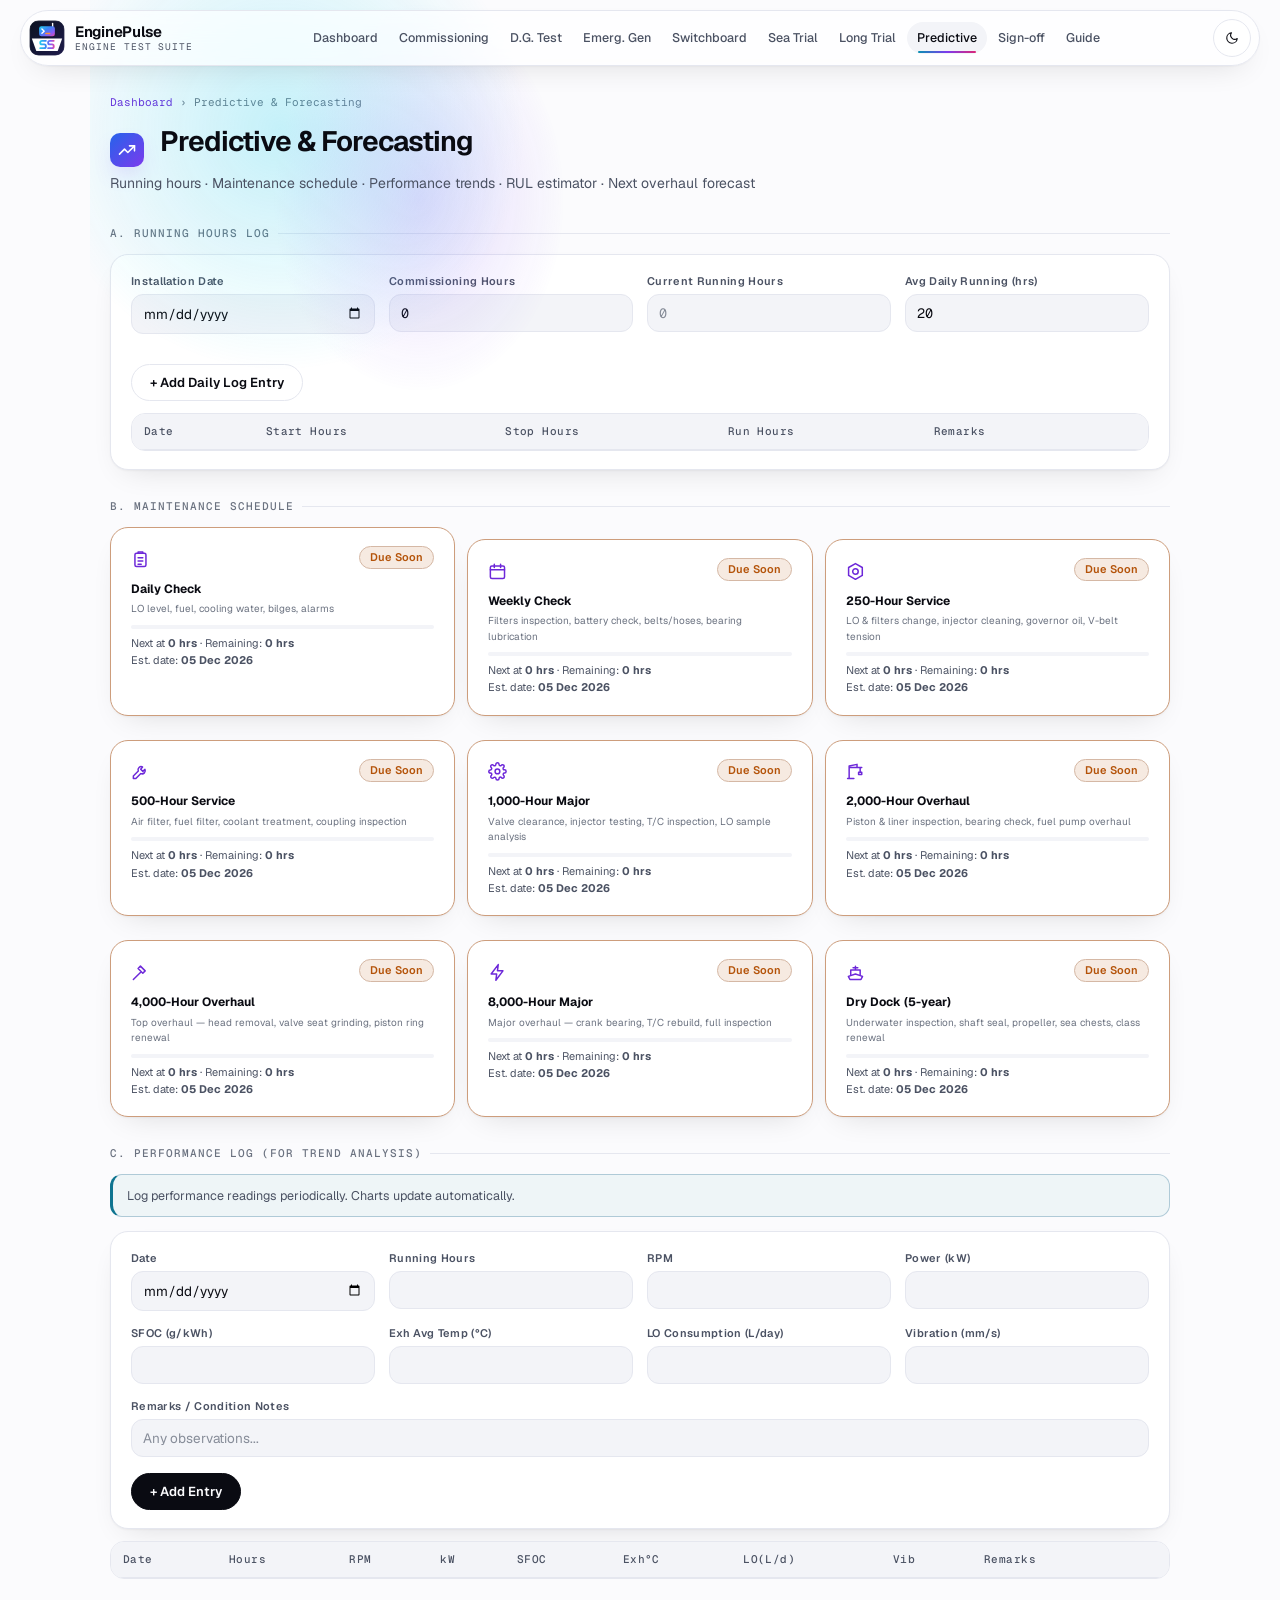
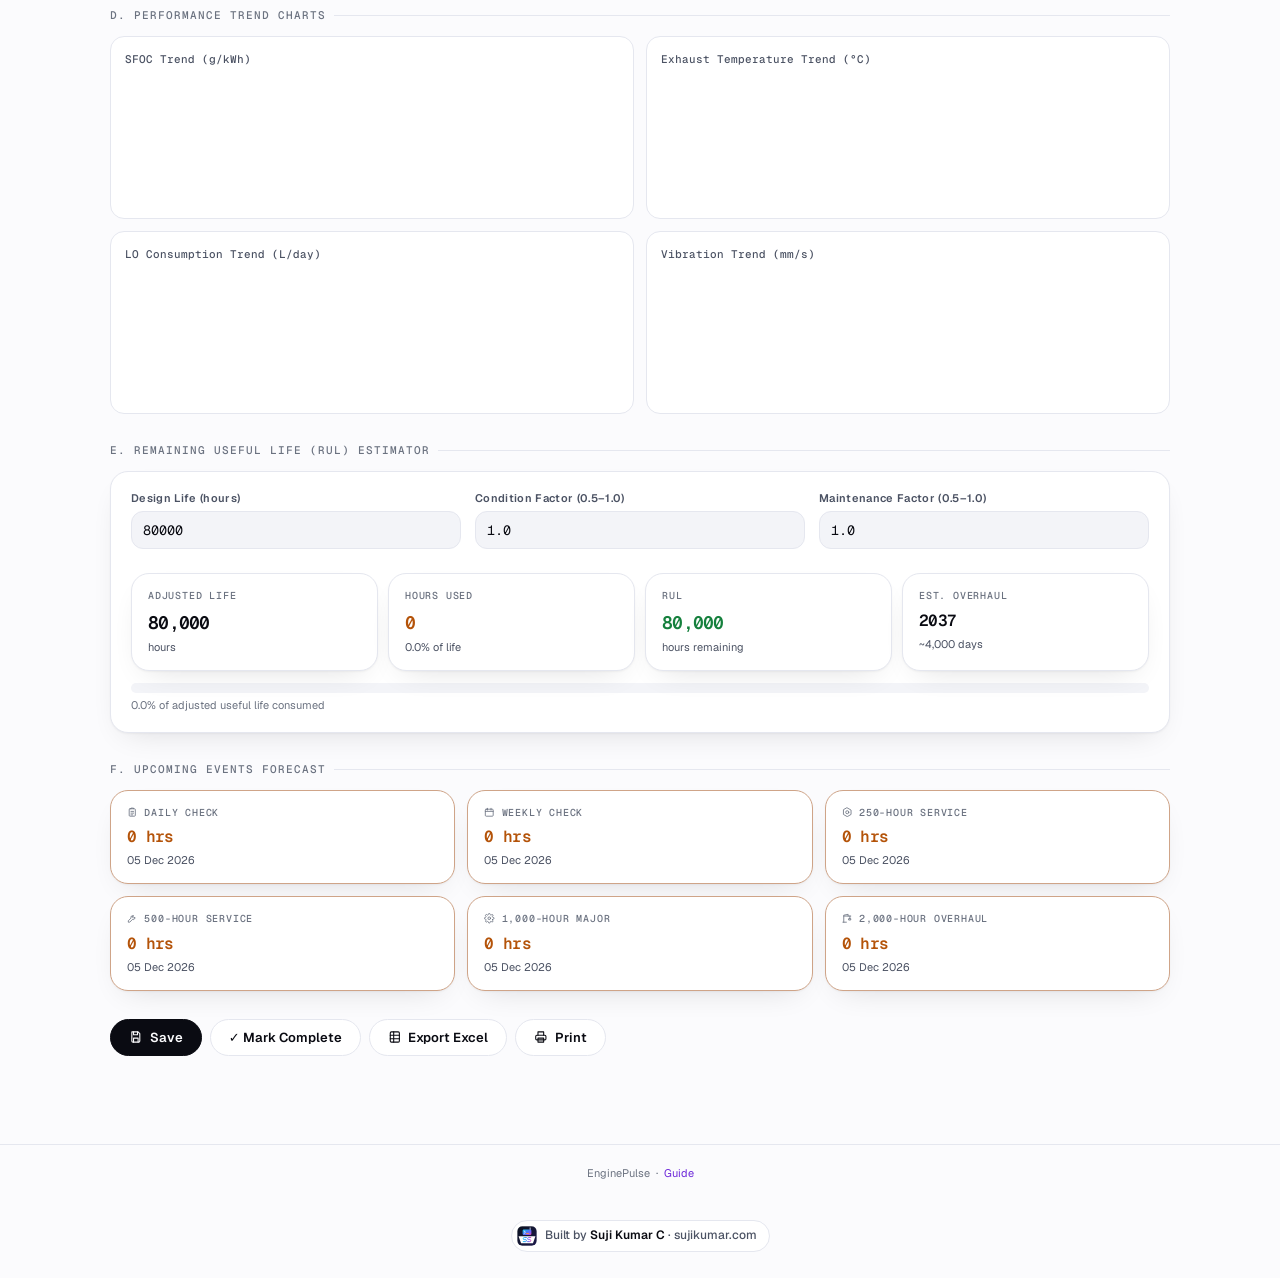
<file: predictive.html>
<!DOCTYPE html>
<html lang="en">
<head>
  <meta charset="UTF-8"/>
  <script>(function(){var t=null;try{t=localStorage.getItem('enginepulse-theme')}catch(e){}if(t!=='light'&&t!=='dark')t=matchMedia('(prefers-color-scheme: dark)').matches?'dark':'light';document.documentElement.setAttribute('data-theme',t)})();</script>
  <meta name="theme-color" content="#FBFBFD" media="(prefers-color-scheme: light)"/>
  <meta name="theme-color" content="#07080D" media="(prefers-color-scheme: dark)"/>
  <link rel="preload" href="fonts/geist.woff2" as="font" type="font/woff2" crossorigin/>
  <meta name="author" content="Suji Kumar C" /><link rel="icon" type="image/svg+xml" href="favicon.svg"/>
  <meta name="viewport" content="width=device-width,initial-scale=1"/>
  <title>EnginePulse — Predictive</title>
  <link rel="stylesheet" href="css/style.css"/>
</head>
<body>
<div id="navbar"></div>
<div class="page">
  <div class="breadcrumb"><a href="index.html">Dashboard</a> › Predictive & Forecasting</div>
  <div class="page-header">
    <div class="page-title"><i data-ic="trend"></i> Predictive & Forecasting</div>
    <div class="page-sub">Running hours · Maintenance schedule · Performance trends · RUL estimator · Next overhaul forecast</div>
  </div>
  <div id="vessel-strip"></div>

  <!-- Running Hours -->
  <div class="section">
    <div class="section-title">A. Running Hours Log</div>
    <div class="card">
      <div class="form-row col-4">
        <div class="form-group"><label>Installation Date</label><input type="date" id="install-date"/></div>
        <div class="form-group"><label>Commissioning Hours</label><input type="number" id="comm-hours" value="0" placeholder="0"/></div>
        <div class="form-group"><label>Current Running Hours</label><input type="number" id="cur-hours" placeholder="0" oninput="updateSchedule()"/></div>
        <div class="form-group"><label>Avg Daily Running (hrs)</label><input type="number" id="daily-hrs" value="20" step="0.5" oninput="updateSchedule()"/></div>
      </div>
      <div class="btn-row">
        <button class="btn btn-outline" onclick="addHoursEntry()">+ Add Daily Log Entry</button>
      </div>
      <div class="table-wrap" style="margin-top:12px">
        <table>
          <thead><tr><th>Date</th><th>Start Hours</th><th>Stop Hours</th><th>Run Hours</th><th>Remarks</th><th class="no-print"></th></tr></thead>
          <tbody id="hours-log-body"></tbody>
        </table>
      </div>
    </div>
  </div>

  <!-- Maintenance Schedule -->
  <div class="section">
    <div class="section-title">B. Maintenance Schedule</div>
    <div id="maint-grid" class="grid-3"></div>
  </div>

  <!-- Performance Trend Entry -->
  <div class="section">
    <div class="section-title">C. Performance Log (for trend analysis)</div>
    <div class="callout">Log performance readings periodically. Charts update automatically.</div>
    <div class="card">
      <div class="form-row col-4">
        <div class="form-group"><label>Date</label><input type="date" id="pt-date"/></div>
        <div class="form-group"><label>Running Hours</label><input type="number" id="pt-hrs" placeholder=""/></div>
        <div class="form-group"><label>RPM</label><input type="number" id="pt-rpm" placeholder=""/></div>
        <div class="form-group"><label>Power (kW)</label><input type="number" id="pt-pwr" placeholder=""/></div>
      </div>
      <div class="form-row col-4">
        <div class="form-group"><label>SFOC (g/kWh)</label><input type="number" id="pt-sfoc" placeholder=""/></div>
        <div class="form-group"><label>Exh Avg Temp (°C)</label><input type="number" id="pt-exh" placeholder=""/></div>
        <div class="form-group"><label>LO Consumption (L/day)</label><input type="number" id="pt-loc" placeholder=""/></div>
        <div class="form-group"><label>Vibration (mm/s)</label><input type="number" id="pt-vib" step="0.1" placeholder=""/></div>
      </div>
      <div class="form-group"><label>Remarks / Condition Notes</label><input type="text" id="pt-rem" placeholder="Any observations..."/></div>
      <div class="btn-row"><button class="btn btn-primary" onclick="addPerfEntry()">+ Add Entry</button></div>
    </div>
    <div class="table-wrap" style="margin-top:12px">
      <table>
        <thead><tr><th>Date</th><th>Hours</th><th>RPM</th><th>kW</th><th>SFOC</th><th>Exh°C</th><th>LO(L/d)</th><th>Vib</th><th>Remarks</th><th class="no-print"></th></tr></thead>
        <tbody id="perf-log-body"></tbody>
      </table>
    </div>
  </div>

  <!-- Charts -->
  <div class="section">
    <div class="section-title">D. Performance Trend Charts</div>
    <div class="grid-2">
      <div class="chart-box"><div class="chart-title">SFOC Trend (g/kWh)</div><canvas id="sfoc-chart" height="120"></canvas></div>
      <div class="chart-box"><div class="chart-title">Exhaust Temperature Trend (°C)</div><canvas id="exh-chart" height="120"></canvas></div>
    </div>
    <div class="grid-2" style="margin-top:12px">
      <div class="chart-box"><div class="chart-title">LO Consumption Trend (L/day)</div><canvas id="lo-chart" height="120"></canvas></div>
      <div class="chart-box"><div class="chart-title">Vibration Trend (mm/s)</div><canvas id="vib-chart" height="120"></canvas></div>
    </div>
  </div>

  <!-- RUL Estimator -->
  <div class="section">
    <div class="section-title">E. Remaining Useful Life (RUL) Estimator</div>
    <div class="card">
      <div class="form-row col-3">
        <div class="form-group"><label>Design Life (hours)</label><input type="number" id="rul-design" value="80000" oninput="calcRUL()"/></div>
        <div class="form-group"><label>Condition Factor (0.5–1.0)</label><input type="number" id="rul-condition" value="1.0" step="0.05" min="0.5" max="1.0" oninput="calcRUL()"/></div>
        <div class="form-group"><label>Maintenance Factor (0.5–1.0)</label><input type="number" id="rul-maint" value="1.0" step="0.05" min="0.5" max="1.0" oninput="calcRUL()"/></div>
      </div>
      <div id="rul-result"></div>
    </div>
  </div>

  <!-- Forecast -->
  <div class="section">
    <div class="section-title">F. Upcoming Events Forecast</div>
    <div id="forecast-grid" class="grid-3"></div>
  </div>

  <div class="btn-row no-print">
    <button class="btn btn-primary" onclick="savePred()"><i data-ic="save"></i> Save</button>
    <button class="btn btn-outline" onclick="markDone()">✓ Mark Complete</button>
    <button class="btn btn-outline" onclick="exportPredExcel()"><i data-ic="sheet"></i> Export Excel</button>
    <button class="btn btn-outline" onclick="window.print()"><i data-ic="printer"></i> Print</button>
  </div>
</div>
<footer>EnginePulse &nbsp;·&nbsp; <a href="guide.html">Guide</a></footer>

<script src="js/vendor/chart.umd.min.js"></script>
<script src="js/vendor/xlsx.full.min.js"></script>
<script src="js/common.js"></script>
<script>
buildNavbar('predictive');
document.getElementById('vessel-strip').innerHTML = buildVesselStrip();

let perfLog  = EP.load('pred-perf', []);
let hoursLog = EP.load('pred-hours', []);

const INTERVALS = [
  { label:'Daily Check',         hours:24,    icon:'clipboard', items:'LO level, fuel, cooling water, bilges, alarms' },
  { label:'Weekly Check',        hours:168,   icon:'calendar', items:'Filters inspection, battery check, belts/hoses, bearing lubrication' },
  { label:'250-Hour Service',    hours:250,   icon:'nut', items:'LO & filters change, injector cleaning, governor oil, V-belt tension' },
  { label:'500-Hour Service',    hours:500,   icon:'wrench', items:'Air filter, fuel filter, coolant treatment, coupling inspection' },
  { label:'1,000-Hour Major',    hours:1000,  icon:'cog', items:'Valve clearance, injector testing, T/C inspection, LO sample analysis' },
  { label:'2,000-Hour Overhaul', hours:2000,  icon:'crane', items:'Piston & liner inspection, bearing check, fuel pump overhaul' },
  { label:'4,000-Hour Overhaul', hours:4000,  icon:'hammer', items:'Top overhaul — head removal, valve seat grinding, piston ring renewal' },
  { label:'8,000-Hour Major',    hours:8000,  icon:'zap', items:'Major overhaul — crank bearing, T/C rebuild, full inspection' },
  { label:'Dry Dock (5-year)',   hours:43800, icon:'ship', items:'Underwater inspection, shaft seal, propeller, sea chests, class renewal' },
];

function updateSchedule() {
  const cur = parseFloat(document.getElementById('cur-hours')?.value)||0;
  const daily = parseFloat(document.getElementById('daily-hrs')?.value)||20;
  document.getElementById('maint-grid').innerHTML = INTERVALS.map(s => {
    const done  = cur >= s.hours;
    const next  = Math.ceil(cur/s.hours)*s.hours;
    const rem   = Math.max(0, next - cur);
    const days  = daily ? Math.ceil(rem/daily) : '?';
    const dueDate = new Date(Date.now() + days*86400000);
    const pct   = Math.min(100, (cur % s.hours) / s.hours * 100);
    const urgent = rem < s.hours*0.1;
    return `<div class="card" style="border-color:${urgent?'color-mix(in srgb, var(--warn) 50%, var(--border))':done?'color-mix(in srgb, var(--pass) 30%, var(--border))':'var(--border)'}">
      <div style="display:flex;justify-content:space-between;align-items:flex-start;margin-bottom:6px">
        <span style="font-size:18px;color:var(--action)">${epIcon(s.icon)}</span>
        ${urgent?'<span class="badge badge-warn">Due Soon</span>':done?'<span class="badge badge-pass">Due</span>':''}
      </div>
      <div style="font-size:12px;font-weight:700;margin-bottom:3px">${s.label}</div>
      <div style="font-size:10px;color:var(--text-dim);margin-bottom:8px">${s.items}</div>
      <div style="background:var(--bg-raised);border-radius:4px;height:4px;margin-bottom:6px">
        <div style="background:${urgent?'var(--warn)':'var(--teal)'};width:${pct}%;height:4px;border-radius:4px;transition:width .5s"></div>
      </div>
      <div style="font-size:11px;color:var(--text-muted)">
        Next at <strong>${next.toLocaleString()} hrs</strong> · Remaining: <strong>${rem.toLocaleString()} hrs</strong>
        ${days!=='?'?`<br>Est. date: <strong>${dueDate.toLocaleDateString('en-IN',{day:'2-digit',month:'short',year:'numeric'})}</strong>`:''}
      </div>
    </div>`;
  }).join('');

  // Forecast
  const upcoming = INTERVALS.filter(s => {
    const next = Math.ceil(cur/s.hours)*s.hours;
    return (next - cur) < s.hours * 0.15 || cur >= s.hours;
  }).slice(0,6);
  document.getElementById('forecast-grid').innerHTML = upcoming.length
    ? upcoming.map(s=>{
        const next = Math.ceil(cur/s.hours)*s.hours;
        const rem  = Math.max(0,next-cur);
        const daily2 = daily||20;
        const dueDate2 = new Date(Date.now()+(rem/daily2)*86400000);
        return `<div class="stat-tile" style="border-color:color-mix(in srgb, var(--warn) 45%, var(--border))">
          <div class="stat-label">${epIcon(s.icon)} ${s.label}</div>
          <div class="stat-value" style="font-size:16px;color:var(--warn)">${rem.toLocaleString()} hrs</div>
          <div class="stat-sub">${dueDate2.toLocaleDateString('en-IN',{day:'2-digit',month:'short',year:'numeric'})}</div>
        </div>`;
      }).join('')
    : '<div class="callout">Enter running hours above to see upcoming maintenance events.</div>';

  calcRUL();
}

function calcRUL() {
  const cur     = parseFloat(document.getElementById('cur-hours')?.value)||0;
  const design  = parseFloat(document.getElementById('rul-design')?.value)||80000;
  const cond    = parseFloat(document.getElementById('rul-condition')?.value)||1;
  const maint   = parseFloat(document.getElementById('rul-maint')?.value)||1;
  const adjLife = design * cond * maint;
  const rul     = Math.max(0, adjLife - cur);
  const daily   = parseFloat(document.getElementById('daily-hrs')?.value)||20;
  const days    = Math.ceil(rul/daily);
  const pct     = Math.min(100,(cur/adjLife)*100);
  const el      = document.getElementById('rul-result');
  el.innerHTML  = `
    <div style="display:grid;grid-template-columns:repeat(4,1fr);gap:10px;margin-top:10px">
      <div class="stat-tile"><div class="stat-label">Adjusted Life</div><div class="stat-value" style="font-size:18px">${adjLife.toLocaleString()}</div><div class="stat-sub">hours</div></div>
      <div class="stat-tile"><div class="stat-label">Hours Used</div><div class="stat-value" style="font-size:18px;color:var(--warn)">${cur.toLocaleString()}</div><div class="stat-sub">${pct.toFixed(1)}% of life</div></div>
      <div class="stat-tile"><div class="stat-label">RUL</div><div class="stat-value" style="font-size:18px;color:${rul<5000?'var(--fail)':'var(--pass)'}">${rul.toLocaleString()}</div><div class="stat-sub">hours remaining</div></div>
      <div class="stat-tile"><div class="stat-label">Est. Overhaul</div><div class="stat-value" style="font-size:16px">${new Date(Date.now()+days*86400000).getFullYear()}</div><div class="stat-sub">~${days.toLocaleString()} days</div></div>
    </div>
    <div style="background:var(--bg-raised);border-radius:6px;height:10px;margin-top:12px;overflow:hidden">
      <div style="background:${pct>80?'var(--fail)':pct>60?'var(--warn)':'var(--teal)'};width:${pct}%;height:10px;border-radius:6px;transition:width .5s"></div>
    </div>
    <div style="font-size:11px;color:var(--text-dim);margin-top:4px">${pct.toFixed(1)}% of adjusted useful life consumed</div>`;
}

function addHoursEntry() {
  const entry = {
    date:  new Date().toISOString().slice(0,10),
    start: parseFloat(document.getElementById('cur-hours')?.value)||0,
    stop:  0, run:0, rem:''
  };
  hoursLog.push(entry);
  EP.save('pred-hours', hoursLog);
  renderHoursLog();
}

function renderHoursLog() {
  document.getElementById('hours-log-body').innerHTML = hoursLog.map((r,i)=>`<tr>
    <td><input type="date" value="${r.date}" onchange="hoursLog[${i}].date=this.value;EP.save('pred-hours',hoursLog)" style="width:130px"/></td>
    <td><input type="number" value="${r.start}" onchange="hoursLog[${i}].start=+this.value;calcRun(${i})" style="width:90px"/></td>
    <td><input type="number" value="${r.stop||''}"  onchange="hoursLog[${i}].stop=+this.value;calcRun(${i})" style="width:90px"/></td>
    <td style="font-family:'Roboto Mono',monospace;color:var(--teal-br)" id="hl-run-${i}">${r.run||'—'}</td>
    <td><input type="text" value="${r.rem||''}" onchange="hoursLog[${i}].rem=this.value;EP.save('pred-hours',hoursLog)" placeholder="Remarks"/></td>
    <td class="no-print"><button onclick="hoursLog.splice(${i},1);EP.save('pred-hours',hoursLog);renderHoursLog()" style="background:none;border:none;cursor:pointer;color:var(--fail)">✕</button></td>
  </tr>`).join('');
}
function calcRun(i) {
  hoursLog[i].run = (hoursLog[i].stop - hoursLog[i].start).toFixed(2);
  EP.save('pred-hours', hoursLog);
  document.getElementById(`hl-run-${i}`).textContent = hoursLog[i].run;
}

function addPerfEntry() {
  const get = id => document.getElementById(id)?.value||'';
  perfLog.push({
    date:get('pt-date'), hrs:get('pt-hrs'), rpm:get('pt-rpm'), pwr:get('pt-pwr'),
    sfoc:get('pt-sfoc'), exh:get('pt-exh'), loc:get('pt-loc'), vib:get('pt-vib'), rem:get('pt-rem'),
  });
  EP.save('pred-perf', perfLog);
  renderPerfLog();
  renderPerfCharts();
  ['pt-rpm','pt-pwr','pt-sfoc','pt-exh','pt-loc','pt-vib','pt-rem'].forEach(id=>{const el=document.getElementById(id);if(el)el.value='';});
}

function renderPerfLog() {
  document.getElementById('perf-log-body').innerHTML = perfLog.map((r,i)=>`<tr>
    <td>${r.date||'—'}</td><td>${r.hrs||'—'}</td><td>${r.rpm||'—'}</td><td>${r.pwr||'—'}</td>
    <td style="color:var(--teal-br)">${r.sfoc||'—'}</td><td>${r.exh||'—'}</td>
    <td>${r.loc||'—'}</td><td>${r.vib||'—'}</td>
    <td>${r.rem||''}</td>
    <td class="no-print"><button onclick="perfLog.splice(${i},1);EP.save('pred-perf',perfLog);renderPerfLog();renderPerfCharts()" style="background:none;border:none;cursor:pointer;color:var(--fail)">✕</button></td>
  </tr>`).join('');
}

const charts = {};
function makeChart(id, label, color, data, labels) {
  if (charts[id]) charts[id].destroy();
  const ctx = document.getElementById(id)?.getContext('2d');
  if (!ctx) return;
  charts[id] = new Chart(ctx,{
    type:'line',
    data:{labels, datasets:[{label, data, borderColor:color, backgroundColor:color+'22', fill:true, tension:.3, pointRadius:3}]},
    options:{
      responsive:true,
      plugins:{legend:{labels:{}}},
      scales:{
        y:{grid:{},ticks:{}},
        x:{grid:{},ticks:{maxTicksLimit:8}},
      }
    }
  });
}

function renderPerfCharts() {
  if (!perfLog.length) return;
  const labels = perfLog.map(r=>r.date||r.hrs||'');
  makeChart('sfoc-chart', 'SFOC g/kWh', cssVar('--g1'), perfLog.map(r=>parseFloat(r.sfoc)||null), labels);
  makeChart('exh-chart',  'Exh Avg °C', cssVar('--t-warn'), perfLog.map(r=>parseFloat(r.exh)||null),  labels);
  makeChart('lo-chart',   'LO L/day',   cssVar('--g3'), perfLog.map(r=>parseFloat(r.loc)||null),  labels);
  makeChart('vib-chart',  'Vibration',  cssVar('--t-danger'), perfLog.map(r=>parseFloat(r.vib)||null),  labels);
}

function savePred() { EP.save('pred-perf',perfLog); EP.save('pred-hours',hoursLog); toast('Predictive data saved','pass'); }
function markDone() { savePred(); setModuleStatus('predictive','done'); toast('Predictive marked complete ✓','pass'); }

function exportPredExcel() {
  exportExcel([
    {name:'Performance Log', data:perfLog.map(r=>({Date:r.date,Hours:r.hrs,RPM:r.rpm,'kW':r.pwr,'SFOC':r.sfoc,'Exh°C':r.exh,'LO L/d':r.loc,'Vib':r.vib,Remarks:r.rem}))},
    {name:'Hours Log', data:hoursLog.map(r=>({Date:r.date,Start:r.start,Stop:r.stop,Run:r.run,Remarks:r.rem}))},
  ],`Predictive_${getProject().vesselName||'vessel'}.xlsx`);
}

// Init
renderHoursLog();
renderPerfLog();
renderPerfCharts();
updateSchedule();
document.getElementById('cur-hours')?.addEventListener('input', updateSchedule);
document.getElementById('daily-hrs')?.addEventListener('input', updateSchedule);
</script>
</body>
</html>
</file>
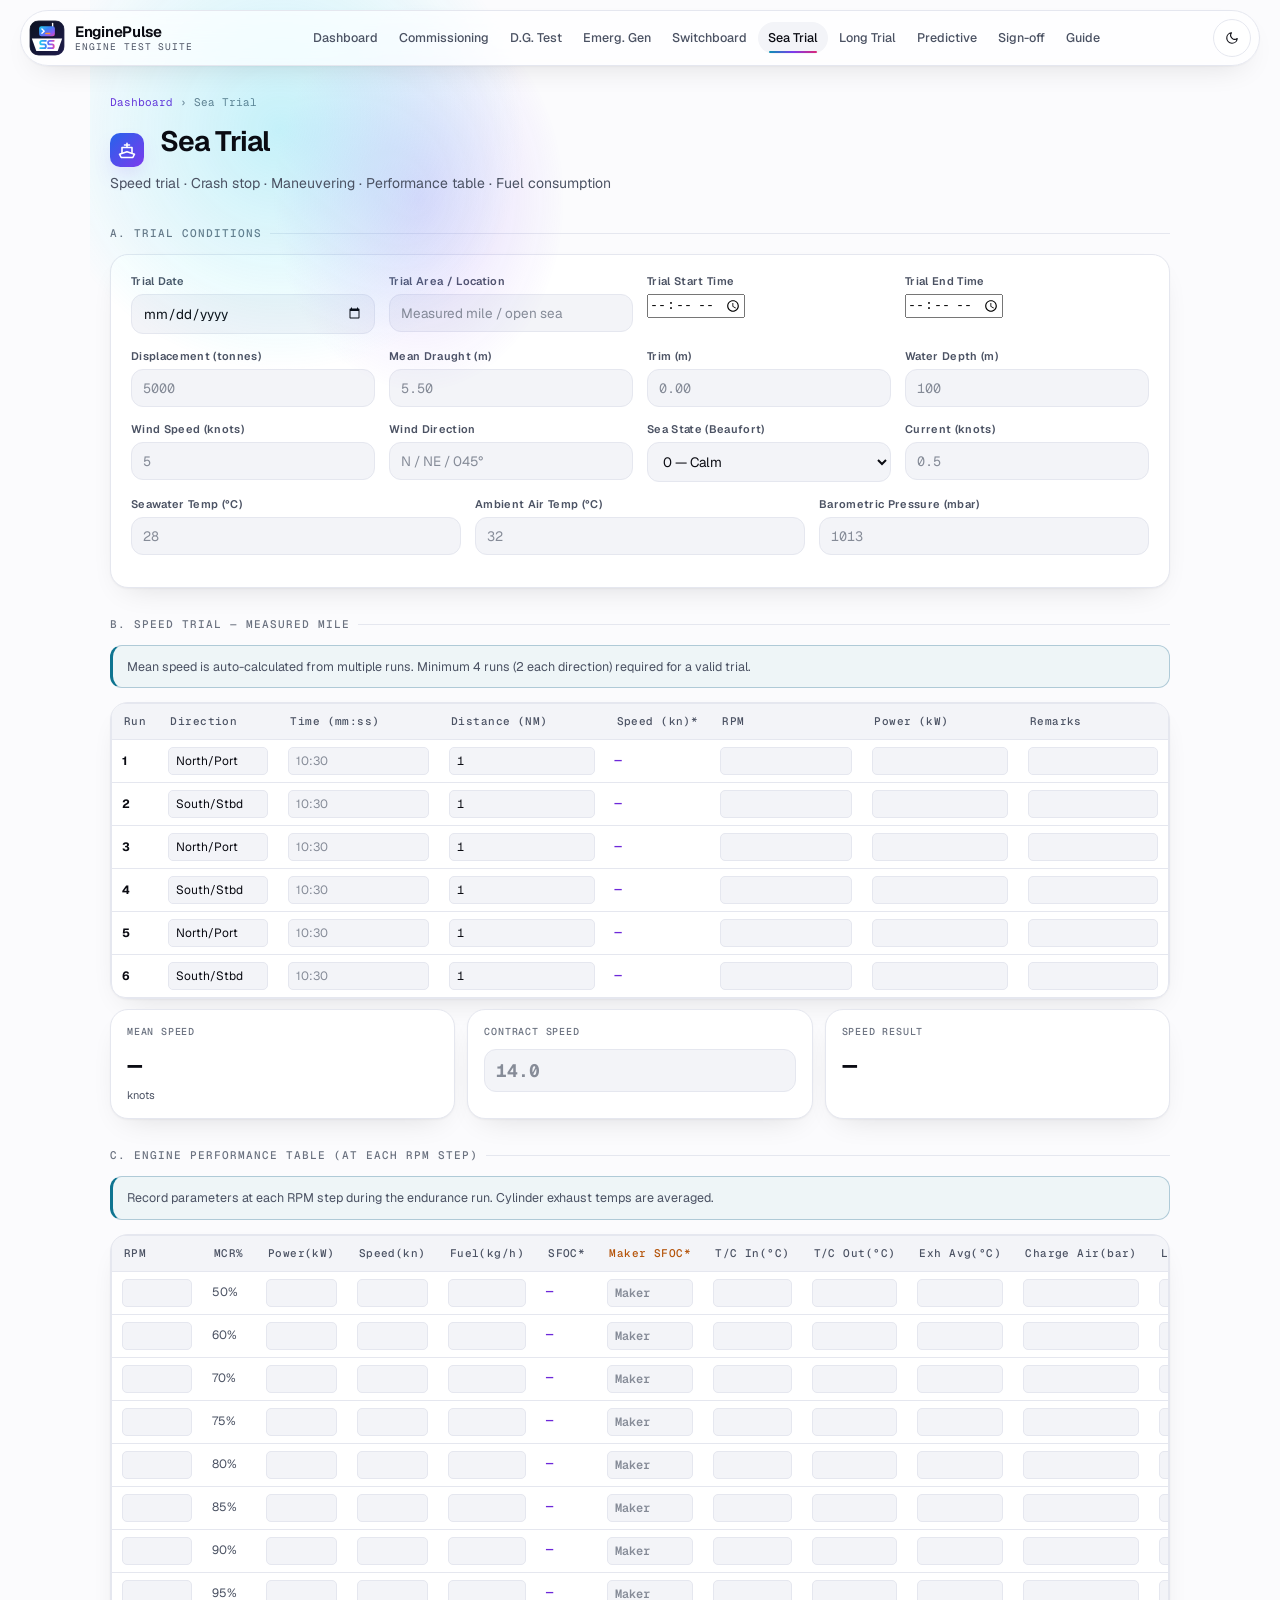
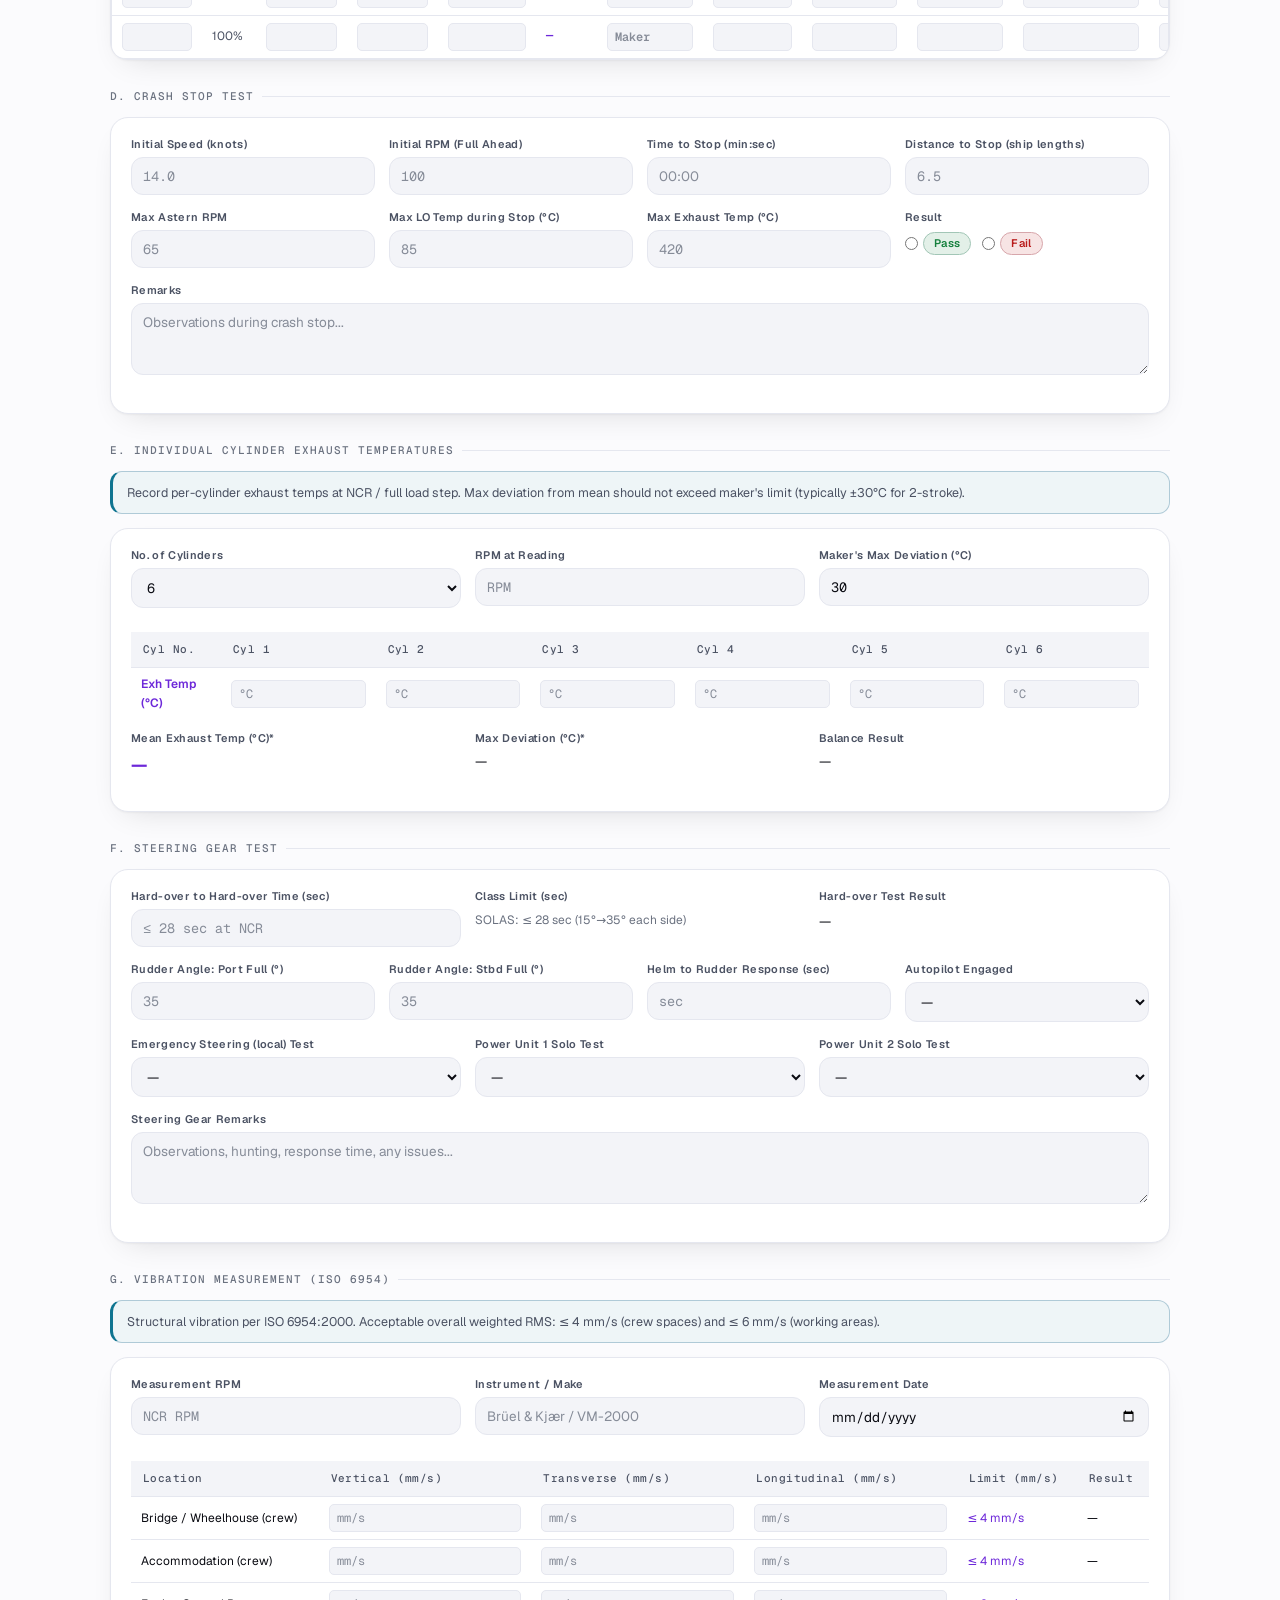
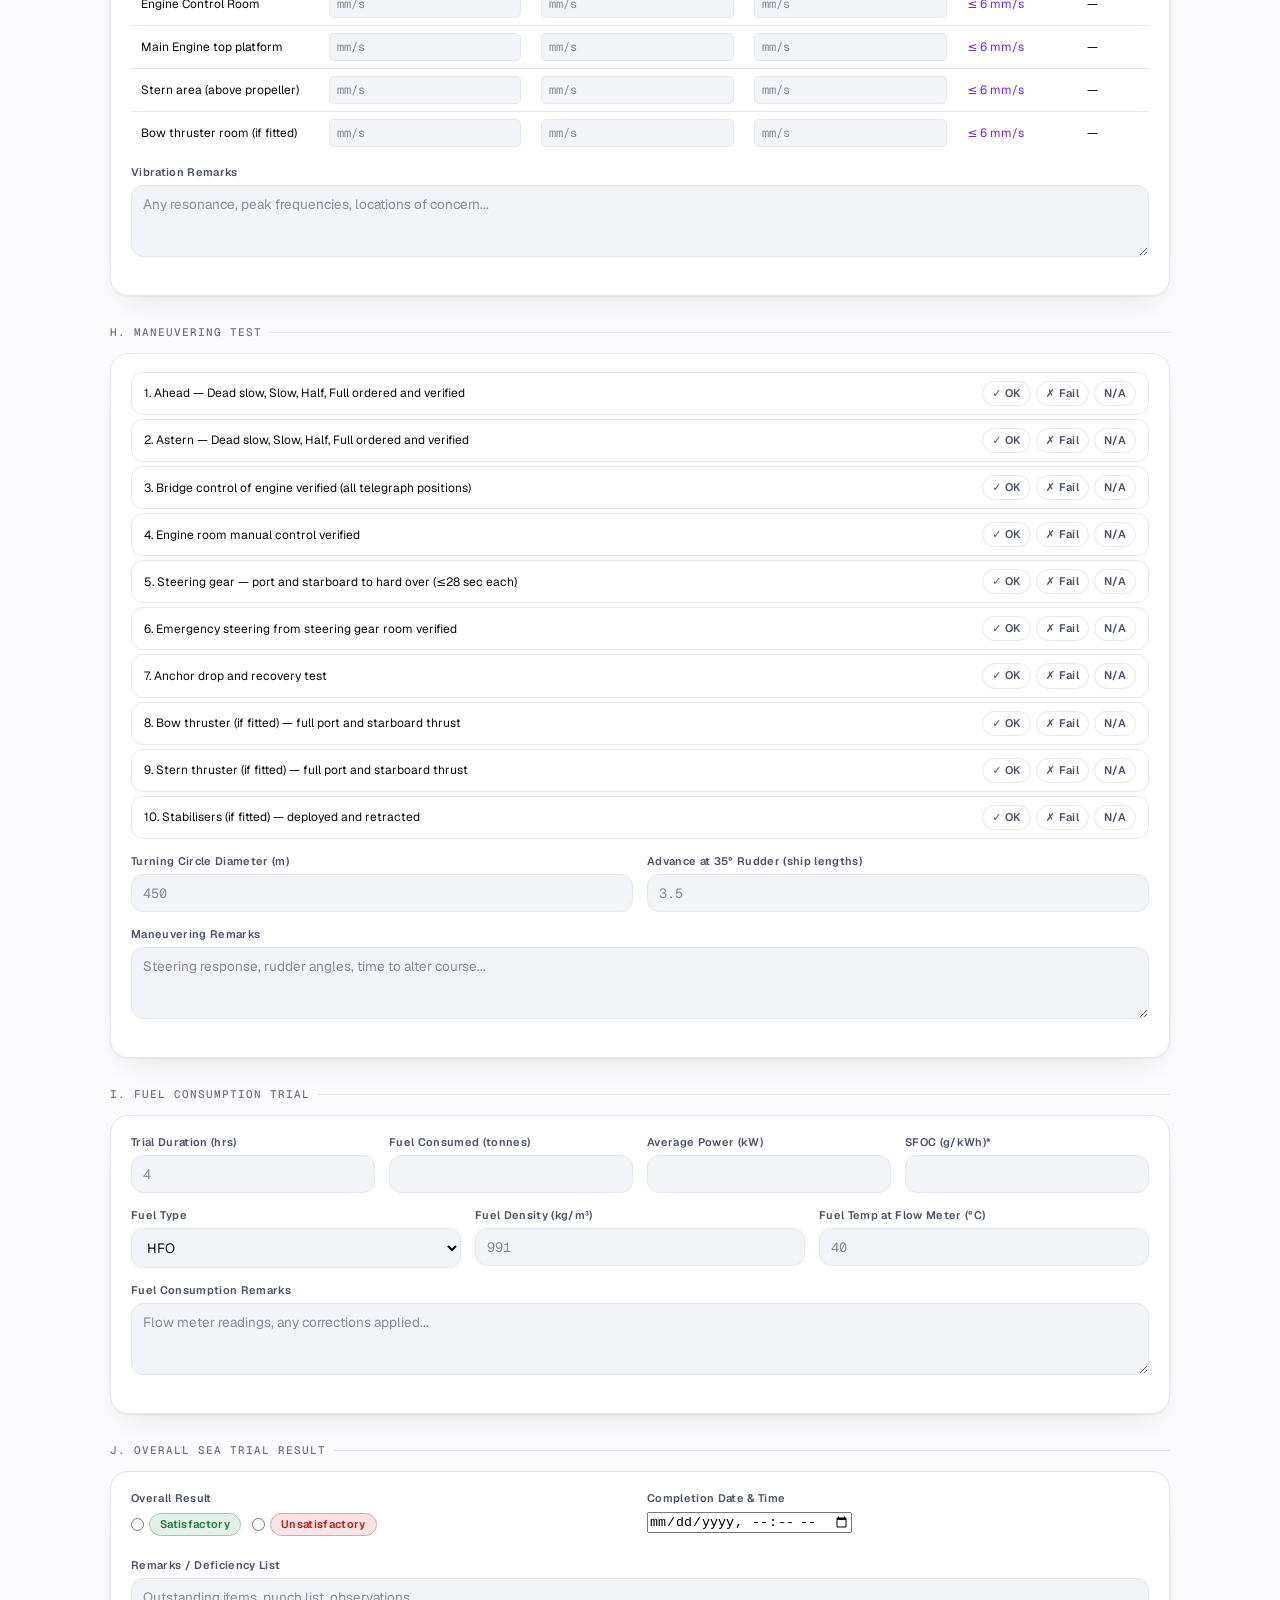
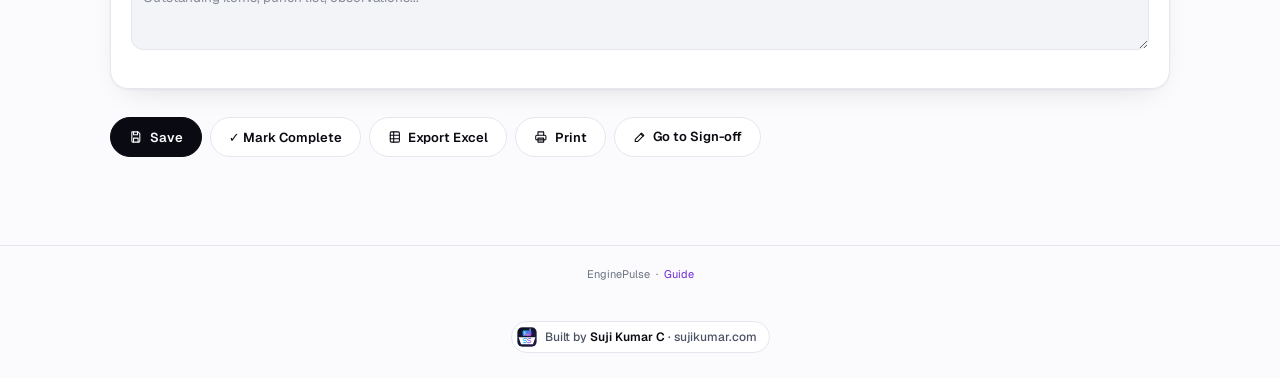
<file: seatrial.html>
<!DOCTYPE html>
<html lang="en">
<head>
  <meta charset="UTF-8"/>
  <script>(function(){var t=null;try{t=localStorage.getItem('enginepulse-theme')}catch(e){}if(t!=='light'&&t!=='dark')t=matchMedia('(prefers-color-scheme: dark)').matches?'dark':'light';document.documentElement.setAttribute('data-theme',t)})();</script>
  <meta name="theme-color" content="#FBFBFD" media="(prefers-color-scheme: light)"/>
  <meta name="theme-color" content="#07080D" media="(prefers-color-scheme: dark)"/>
  <link rel="preload" href="fonts/geist.woff2" as="font" type="font/woff2" crossorigin/>
  <meta name="author" content="Suji Kumar C" /><link rel="icon" type="image/svg+xml" href="favicon.svg"/>
  <meta name="viewport" content="width=device-width,initial-scale=1"/>
  <title>EnginePulse — Sea Trial</title>
  <link rel="stylesheet" href="css/style.css"/>
</head>
<body>
<div id="navbar"></div>
<div class="page">
  <div class="breadcrumb"><a href="index.html">Dashboard</a> › Sea Trial</div>
  <div class="page-header">
    <div class="page-title"><i data-ic="ship"></i> Sea Trial</div>
    <div class="page-sub">Speed trial · Crash stop · Maneuvering · Performance table · Fuel consumption</div>
  </div>
  <div id="vessel-strip"></div>

  <!-- Trial Conditions -->
  <div class="section">
    <div class="section-title">A. Trial Conditions</div>
    <div class="card">
      <div class="form-row col-4">
        <div class="form-group"><label>Trial Date</label><input type="date" id="st-date"/></div>
        <div class="form-group"><label>Trial Area / Location</label><input type="text" id="st-location" placeholder="Measured mile / open sea"/></div>
        <div class="form-group"><label>Trial Start Time</label><input type="time" id="st-start"/></div>
        <div class="form-group"><label>Trial End Time</label><input type="time" id="st-end"/></div>
      </div>
      <div class="form-row col-4">
        <div class="form-group"><label>Displacement (tonnes)</label><input type="number" id="st-displacement" placeholder="5000"/></div>
        <div class="form-group"><label>Mean Draught (m)</label><input type="number" id="st-draught" step="0.01" placeholder="5.50"/></div>
        <div class="form-group"><label>Trim (m)</label><input type="number" id="st-trim" step="0.01" placeholder="0.00"/></div>
        <div class="form-group"><label>Water Depth (m)</label><input type="number" id="st-depth" placeholder="100"/></div>
      </div>
      <div class="form-row col-4">
        <div class="form-group"><label>Wind Speed (knots)</label><input type="number" id="st-wind" placeholder="5"/></div>
        <div class="form-group"><label>Wind Direction</label><input type="text" id="st-winddir" placeholder="N / NE / 045°"/></div>
        <div class="form-group"><label>Sea State (Beaufort)</label><select id="st-sea"><option>0 — Calm</option><option>1 — Light air</option><option>2 — Light breeze</option><option>3 — Gentle breeze</option><option>4 — Moderate breeze</option><option>5 — Fresh breeze</option></select></div>
        <div class="form-group"><label>Current (knots)</label><input type="number" id="st-current" step="0.1" placeholder="0.5"/></div>
      </div>
      <div class="form-row col-3">
        <div class="form-group"><label>Seawater Temp (°C)</label><input type="number" id="st-swtemp" placeholder="28"/></div>
        <div class="form-group"><label>Ambient Air Temp (°C)</label><input type="number" id="st-airtemp" placeholder="32"/></div>
        <div class="form-group"><label>Barometric Pressure (mbar)</label><input type="number" id="st-baro" placeholder="1013"/></div>
      </div>
    </div>
  </div>

  <!-- Speed Trial -->
  <div class="section">
    <div class="section-title">B. Speed Trial — Measured Mile</div>
    <div class="callout">Mean speed is auto-calculated from multiple runs. Minimum 4 runs (2 each direction) required for a valid trial.</div>
    <div class="card" style="padding:0">
      <div class="table-wrap">
        <table id="speed-table">
          <thead>
            <tr>
              <th>Run</th><th>Direction</th><th>Time (mm:ss)</th><th>Distance (NM)</th>
              <th>Speed (kn)*</th><th>RPM</th><th>Power (kW)</th><th>Remarks</th>
            </tr>
          </thead>
          <tbody id="speed-body"></tbody>
        </table>
      </div>
    </div>
    <div style="display:flex;gap:12px;margin-top:10px;flex-wrap:wrap">
      <div class="stat-tile" style="flex:1;min-width:120px"><div class="stat-label">Mean Speed</div><div class="stat-value" id="mean-speed">—</div><div class="stat-sub">knots</div></div>
      <div class="stat-tile" style="flex:1;min-width:120px"><div class="stat-label">Contract Speed</div><input type="number" id="contract-speed" placeholder="14.0" step="0.1" style="margin-top:4px;font-size:18px;font-weight:700"/></div>
      <div class="stat-tile" style="flex:1;min-width:120px"><div class="stat-label">Speed Result</div><div class="stat-value" id="speed-result">—</div></div>
    </div>
  </div>

  <!-- Performance Table -->
  <div class="section">
    <div class="section-title">C. Engine Performance Table (at each RPM step)</div>
    <div class="callout">Record parameters at each RPM step during the endurance run. Cylinder exhaust temps are averaged.</div>
    <div class="card" style="padding:0">
      <div class="table-wrap">
        <table id="perf-table">
          <thead>
            <tr>
              <th>RPM</th><th>MCR%</th><th>Power(kW)</th><th>Speed(kn)</th>
              <th>Fuel(kg/h)</th><th>SFOC*</th>
              <th style="color:var(--warn)">Maker SFOC*</th>
              <th>T/C In(°C)</th><th>T/C Out(°C)</th>
              <th>Exh Avg(°C)</th><th>Charge Air(bar)</th>
              <th>LO Press(bar)</th><th>LO Temp(°C)</th><th>Cool Temp(°C)</th>
              <th>Remarks</th>
            </tr>
          </thead>
          <tbody id="perf-body"></tbody>
        </table>
      </div>
    </div>
  </div>

  <!-- Crash Stop -->
  <div class="section">
    <div class="section-title">D. Crash Stop Test</div>
    <div class="card">
      <div class="form-row col-4">
        <div class="form-group"><label>Initial Speed (knots)</label><input type="number" id="cs-speed" placeholder="14.0" step="0.1"/></div>
        <div class="form-group"><label>Initial RPM (Full Ahead)</label><input type="number" id="cs-rpm-fa" placeholder="100"/></div>
        <div class="form-group"><label>Time to Stop (min:sec)</label><input type="text" id="cs-time" placeholder="00:00"/></div>
        <div class="form-group"><label>Distance to Stop (ship lengths)</label><input type="number" id="cs-dist" step="0.1" placeholder="6.5"/></div>
      </div>
      <div class="form-row col-4">
        <div class="form-group"><label>Max Astern RPM</label><input type="number" id="cs-rpm-as" placeholder="65"/></div>
        <div class="form-group"><label>Max LO Temp during Stop (°C)</label><input type="number" id="cs-lotemp" placeholder="85"/></div>
        <div class="form-group"><label>Max Exhaust Temp (°C)</label><input type="number" id="cs-exhtemp" placeholder="420"/></div>
        <div class="form-group"><label>Result</label>
          <div style="margin-top:6px">
            <label style="margin-right:8px;display:inline-flex;align-items:center;gap:5px"><input type="radio" name="cs-result" value="pass"/> <span class="badge badge-pass">Pass</span></label>
            <label style="display:inline-flex;align-items:center;gap:5px"><input type="radio" name="cs-result" value="fail"/> <span class="badge badge-fail">Fail</span></label>
          </div>
        </div>
      </div>
      <div class="form-group"><label>Remarks</label><textarea id="cs-remarks" placeholder="Observations during crash stop..."></textarea></div>
    </div>
  </div>

  <!-- Individual Cylinder Exhaust Temps -->
  <div class="section">
    <div class="section-title">E. Individual Cylinder Exhaust Temperatures</div>
    <div class="callout">Record per-cylinder exhaust temps at NCR / full load step. Max deviation from mean should not exceed maker's limit (typically ±30°C for 2-stroke).</div>
    <div class="card">
      <div class="form-row col-3" style="margin-bottom:10px">
        <div class="form-group"><label>No. of Cylinders</label><select id="cyl-count"><option value="4">4</option><option value="5">5</option><option value="6" selected>6</option><option value="7">7</option><option value="8">8</option><option value="9">9</option><option value="10">10</option><option value="12">12</option></select></div>
        <div class="form-group"><label>RPM at Reading</label><input type="number" id="cyl-rpm" placeholder="RPM"/></div>
        <div class="form-group"><label>Maker's Max Deviation (°C)</label><input type="number" id="cyl-dev-limit" placeholder="30" value="30"/></div>
      </div>
      <table class="data-table" id="cyl-table">
        <thead><tr id="cyl-header"></tr></thead>
        <tbody><tr id="cyl-row"></tr></tbody>
      </table>
      <div class="form-row col-3" style="margin-top:10px">
        <div class="form-group"><label>Mean Exhaust Temp (°C)*</label><div id="cyl-mean" style="font-size:18px;font-weight:700;color:var(--teal-br)">—</div></div>
        <div class="form-group"><label>Max Deviation (°C)*</label><div id="cyl-maxdev">—</div></div>
        <div class="form-group"><label>Balance Result</label><div id="cyl-result">—</div></div>
      </div>
    </div>
  </div>

  <!-- Steering Gear Test -->
  <div class="section">
    <div class="section-title">F. Steering Gear Test</div>
    <div class="card">
      <form id="steering-form">
        <div class="form-row col-3">
          <div class="form-group"><label>Hard-over to Hard-over Time (sec)</label><input type="number" name="stHardOver" placeholder="≤ 28 sec at NCR" step="0.1"/></div>
          <div class="form-group"><label>Class Limit (sec)</label><div style="margin-top:6px;font-size:12px;color:var(--text-dim)">SOLAS: ≤ 28 sec (15°→35° each side)</div></div>
          <div class="form-group"><label>Hard-over Test Result</label><div id="steering-result" style="margin-top:6px">—</div></div>
        </div>
        <div class="form-row col-4">
          <div class="form-group"><label>Rudder Angle: Port Full (°)</label><input type="number" name="stPortAngle" placeholder="35"/></div>
          <div class="form-group"><label>Rudder Angle: Stbd Full (°)</label><input type="number" name="stStbdAngle" placeholder="35"/></div>
          <div class="form-group"><label>Helm to Rudder Response (sec)</label><input type="number" name="stHelmResp" placeholder="sec" step="0.1"/></div>
          <div class="form-group"><label>Autopilot Engaged</label><select name="stAutopilot"><option value="">—</option><option value="yes">Yes — tested</option><option value="no">No / Not fitted</option></select></div>
        </div>
        <div class="form-row col-3">
          <div class="form-group"><label>Emergency Steering (local) Test</label><select name="stEmergency"><option value="">—</option><option value="pass">PASS — Operated correctly</option><option value="fail">FAIL</option><option value="na">N/A</option></select></div>
          <div class="form-group"><label>Power Unit 1 Solo Test</label><select name="stPu1"><option value="">—</option><option value="pass">PASS</option><option value="fail">FAIL</option></select></div>
          <div class="form-group"><label>Power Unit 2 Solo Test</label><select name="stPu2"><option value="">—</option><option value="pass">PASS</option><option value="fail">N/A</option></select></div>
        </div>
        <div class="form-group"><label>Steering Gear Remarks</label><textarea name="stRemarks" placeholder="Observations, hunting, response time, any issues..."></textarea></div>
      </form>
    </div>
  </div>

  <!-- Vibration Measurement -->
  <div class="section">
    <div class="section-title">G. Vibration Measurement (ISO 6954)</div>
    <div class="callout">Structural vibration per ISO 6954:2000. Acceptable overall weighted RMS: ≤ 4 mm/s (crew spaces) and ≤ 6 mm/s (working areas).</div>
    <div class="card">
      <form id="vibration-form">
        <div class="form-row col-3">
          <div class="form-group"><label>Measurement RPM</label><input type="number" name="vibRpm" placeholder="NCR RPM"/></div>
          <div class="form-group"><label>Instrument / Make</label><input type="text" name="vibInstrument" placeholder="Brüel & Kjær / VM-2000"/></div>
          <div class="form-group"><label>Measurement Date</label><input type="date" name="vibDate"/></div>
        </div>
        <table class="data-table" style="margin-top:10px">
          <thead><tr><th>Location</th><th>Vertical (mm/s)</th><th>Transverse (mm/s)</th><th>Longitudinal (mm/s)</th><th>Limit (mm/s)</th><th>Result</th></tr></thead>
          <tbody id="vib-body"></tbody>
        </table>
        <div class="form-group" style="margin-top:10px"><label>Vibration Remarks</label><textarea name="vibRemarks" placeholder="Any resonance, peak frequencies, locations of concern..."></textarea></div>
      </form>
    </div>
  </div>

  <!-- Maneuvering -->
  <div class="section">
    <div class="section-title">H. Maneuvering Test</div>
    <div class="card">
      <div class="checklist" id="maneuver-list"></div>
      <div class="form-row col-2" style="margin-top:14px">
        <div class="form-group"><label>Turning Circle Diameter (m)</label><input type="number" id="tc-diameter" placeholder="450"/></div>
        <div class="form-group"><label>Advance at 35° Rudder (ship lengths)</label><input type="number" id="tc-advance" step="0.1" placeholder="3.5"/></div>
      </div>
      <div class="form-group"><label>Maneuvering Remarks</label><textarea id="maneuver-remarks" placeholder="Steering response, rudder angles, time to alter course..."></textarea></div>
    </div>
  </div>

  <!-- Fuel Consumption -->
  <div class="section">
    <div class="section-title">I. Fuel Consumption Trial</div>
    <div class="card">
      <div class="form-row col-4">
        <div class="form-group"><label>Trial Duration (hrs)</label><input type="number" id="fc-duration" step="0.5" placeholder="4"/></div>
        <div class="form-group"><label>Fuel Consumed (tonnes)</label><input type="number" id="fc-fuel" step="0.01" placeholder="" oninput="calcSFOC()"/></div>
        <div class="form-group"><label>Average Power (kW)</label><input type="number" id="fc-power" placeholder="" oninput="calcSFOC()"/></div>
        <div class="form-group"><label>SFOC (g/kWh)*</label><input type="number" id="fc-sfoc" readonly style="color:var(--teal-br);font-weight:700"/></div>
      </div>
      <div class="form-row col-3">
        <div class="form-group"><label>Fuel Type</label><select id="fc-fueltype"><option>HFO</option><option>VLSFO</option><option>MGO</option><option>LNG</option></select></div>
        <div class="form-group"><label>Fuel Density (kg/m³)</label><input type="number" id="fc-density" placeholder="991"/></div>
        <div class="form-group"><label>Fuel Temp at Flow Meter (°C)</label><input type="number" id="fc-fueltemp" placeholder="40"/></div>
      </div>
      <div class="form-group"><label>Fuel Consumption Remarks</label><textarea id="fc-remarks" placeholder="Flow meter readings, any corrections applied..."></textarea></div>
    </div>
  </div>

  <!-- Overall -->
  <div class="section">
    <div class="section-title">J. Overall Sea Trial Result</div>
    <div class="card">
      <div class="form-row col-2">
        <div><label>Overall Result</label>
          <div style="margin-top:6px">
            <label style="margin-right:8px;display:inline-flex;align-items:center;gap:5px"><input type="radio" name="st-overall" value="pass"/> <span class="badge badge-pass">Satisfactory</span></label>
            <label style="display:inline-flex;align-items:center;gap:5px"><input type="radio" name="st-overall" value="fail"/> <span class="badge badge-fail">Unsatisfactory</span></label>
          </div>
        </div>
        <div class="form-group"><label>Completion Date & Time</label><input type="datetime-local" id="st-completionDt"/></div>
      </div>
      <div class="form-group" style="margin-top:10px"><label>Remarks / Deficiency List</label><textarea id="st-remarks" placeholder="Outstanding items, punch list, observations..."></textarea></div>
    </div>
  </div>

  <div class="btn-row no-print">
    <button class="btn btn-primary" onclick="saveST()"><i data-ic="save"></i> Save</button>
    <button class="btn btn-outline" onclick="markDone()">✓ Mark Complete</button>
    <button class="btn btn-outline" onclick="exportSTExcel()"><i data-ic="sheet"></i> Export Excel</button>
    <button class="btn btn-outline" onclick="window.print()"><i data-ic="printer"></i> Print</button>
    <a href="signoff.html" class="btn btn-outline"><i data-ic="pen"></i> Go to Sign-off</a>
  </div>
</div>
<footer>EnginePulse &nbsp;·&nbsp; <a href="guide.html">Guide</a></footer>
<script src="js/vendor/xlsx.full.min.js"></script>
<script src="js/common.js"></script>
<script>
buildNavbar('seatrial');
document.getElementById('vessel-strip').innerHTML = buildVesselStrip();

const MANEUVER = [
  'Ahead — Dead slow, Slow, Half, Full ordered and verified',
  'Astern — Dead slow, Slow, Half, Full ordered and verified',
  'Bridge control of engine verified (all telegraph positions)',
  'Engine room manual control verified',
  'Steering gear — port and starboard to hard over (≤28 sec each)',
  'Emergency steering from steering gear room verified',
  'Anchor drop and recovery test',
  'Bow thruster (if fitted) — full port and starboard thrust',
  'Stern thruster (if fitted) — full port and starboard thrust',
  'Stabilisers (if fitted) — deployed and retracted',
];

// Speed table
function renderSpeedTable() {
  const saved = EP.load('st-speed', []);
  const tbody = document.getElementById('speed-body');
  const RUNS = 6;
  tbody.innerHTML = '';
  for (let i=0; i<RUNS; i++) {
    const r = saved[i]||{};
    const dir = i%2===0 ? 'North/Port' : 'South/Stbd';
    tbody.innerHTML += `<tr>
      <td><strong>${i+1}</strong></td>
      <td><input type="text" name="sp_dir_${i}" value="${r.dir||dir}" style="width:100px"/></td>
      <td><input type="text" name="sp_time_${i}" value="${r.time||''}" placeholder="10:30" oninput="calcMeanSpeed()"/></td>
      <td><input type="number" name="sp_dist_${i}" value="${r.dist||1}" step="0.001" oninput="calcMeanSpeed()"/></td>
      <td style="color:var(--teal-br);font-family:'Roboto Mono',monospace;font-weight:600" id="sp_spd_${i}">—</td>
      <td><input type="number" name="sp_rpm_${i}" value="${r.rpm||''}"/></td>
      <td><input type="number" name="sp_pwr_${i}" value="${r.pwr||''}"/></td>
      <td><input type="text" name="sp_rem_${i}" value="${r.rem||''}" placeholder=""/></td>
    </tr>`;
  }
}

function timeToMin(t) {
  if (!t) return null;
  const parts = t.split(':');
  if (parts.length===2) return parseInt(parts[0])+(parseInt(parts[1])/60);
  return parseFloat(t)||null;
}

function calcMeanSpeed() {
  const speeds = [];
  for (let i=0; i<6; i++) {
    const time = document.querySelector(`[name="sp_time_${i}"]`)?.value;
    const dist = parseFloat(document.querySelector(`[name="sp_dist_${i}"]`)?.value)||1;
    const mins = timeToMin(time);
    if (mins) {
      const spd = (dist/mins)*60;
      document.getElementById(`sp_spd_${i}`).textContent = spd.toFixed(2);
      speeds.push(spd);
    } else { document.getElementById(`sp_spd_${i}`).textContent = '—'; }
  }
  const mean = speeds.length ? speeds.reduce((a,b)=>a+b,0)/speeds.length : null;
  document.getElementById('mean-speed').textContent = mean ? mean.toFixed(2) : '—';
  const contract = parseFloat(document.getElementById('contract-speed')?.value)||0;
  if (mean && contract) {
    const pass = mean >= contract;
    document.getElementById('speed-result').innerHTML = passFailBadge(pass, mean.toFixed(2)+' kn');
  }
}
document.getElementById('contract-speed')?.addEventListener('input', calcMeanSpeed);

// Performance table RPM steps
function renderPerfTable() {
  const saved = EP.load('st-perf', []);
  const proj = getProject();
  const mcr = parseFloat(proj.mcr)||0;
  const ratedRpm = parseFloat(proj.ratedRpm)||0;
  const STEPS = [50,60,70,75,80,85,90,95,100];
  document.getElementById('perf-body').innerHTML = STEPS.map((pct,i) => {
    const r = saved[i]||{};
    const rpm = ratedRpm ? (ratedRpm*Math.cbrt(pct/100)).toFixed(0) : '';
    return `<tr>
      <td><input type="number" name="pf_rpm_${i}" value="${r.rpm||rpm}" oninput="calcSFOCRow(${i})"/></td>
      <td style="color:var(--text-muted)">${pct}%</td>
      <td><input type="number" name="pf_pwr_${i}" value="${r.pwr||''}" oninput="calcSFOCRow(${i})"/></td>
      <td><input type="number" name="pf_spd_${i}" value="${r.spd||''}" step="0.1"/></td>
      <td><input type="number" name="pf_fuel_${i}" value="${r.fuel||''}" step="0.1" oninput="calcSFOCRow(${i})"/></td>
      <td style="color:var(--teal-br);font-family:'Roboto Mono',monospace;font-weight:600" id="sfoc_${i}">—</td>
      <td><input type="number" name="pf_msfoc_${i}" value="${r.msfoc||''}" placeholder="Maker" step="0.1" style="color:var(--warn);font-weight:600"/></td>
      <td><input type="number" name="pf_tcin_${i}"  value="${r.tcin||''}"/></td>
      <td><input type="number" name="pf_tcout_${i}" value="${r.tcout||''}"/></td>
      <td><input type="number" name="pf_exh_${i}"   value="${r.exh||''}"/></td>
      <td><input type="number" name="pf_ca_${i}"    value="${r.ca||''}" step="0.01"/></td>
      <td><input type="number" name="pf_lo_${i}"    value="${r.lo||''}" step="0.1"/></td>
      <td><input type="number" name="pf_lot_${i}"   value="${r.lot||''}"/></td>
      <td><input type="number" name="pf_cool_${i}"  value="${r.cool||''}"/></td>
      <td><input type="text"  name="pf_rem_${i}"   value="${r.rem||''}"/></td>
    </tr>`;
  }).join('');
}

function calcSFOCRow(i) {
  const pwr  = parseFloat(document.querySelector(`[name="pf_pwr_${i}"]`)?.value)||0;
  const fuel = parseFloat(document.querySelector(`[name="pf_fuel_${i}"]`)?.value)||0;
  const el   = document.getElementById(`sfoc_${i}`);
  if (pwr && fuel) { el.textContent = (fuel*1000/pwr).toFixed(1); }
  else el.textContent = '—';
}

function calcSFOC() {
  const dur  = parseFloat(document.getElementById('fc-duration')?.value)||0;
  const fuel = parseFloat(document.getElementById('fc-fuel')?.value)||0;  // tonnes
  const pwr  = parseFloat(document.getElementById('fc-power')?.value)||0;
  if (dur && fuel && pwr) {
    const sfoc = (fuel*1e6)/(pwr*dur);
    document.getElementById('fc-sfoc').value = sfoc.toFixed(1);
  }
}

function renderChecklist(id, items, prefix) {
  const saved = EP.load('st-form',{});
  document.getElementById(id).innerHTML = items.map((item,i)=>{
    const v=saved[`${prefix}_${i}`]||'';
    return `<div class="check-item">
      <span class="check-label">${i+1}. ${item}</span>
      <div class="check-result">
        <label class="r-pass"><input type="radio" name="${prefix}_${i}" value="pass" ${v==='pass'?'checked':''}/> <span>✓ OK</span></label>
        <label class="r-fail"><input type="radio" name="${prefix}_${i}" value="fail" ${v==='fail'?'checked':''}/> <span>✗ Fail</span></label>
        <label class="r-na"><input type="radio" name="${prefix}_${i}" value="na"   ${v==='na'?'checked':''}/> <span>N/A</span></label>
      </div>
    </div>`;
  }).join('');
}

renderSpeedTable();
renderPerfTable();
renderChecklist('maneuver-list', MANEUVER, 'mv');

// ── Cylinder Exhaust Table ──────────────────────────
function renderCylTable() {
  const n = parseInt(document.getElementById('cyl-count').value)||6;
  const hdr = document.getElementById('cyl-header');
  const row = document.getElementById('cyl-row');
  hdr.innerHTML = '<th>Cyl No.</th>' + Array.from({length:n},(_,i)=>`<th>Cyl ${i+1}</th>`).join('');
  row.innerHTML = '<td style="font-weight:600;color:var(--teal-br)">Exh Temp (°C)</td>' +
    Array.from({length:n},(_,i)=>`<td><input type="number" class="cyl-temp" id="cyl-t${i}" placeholder="°C" oninput="calcCylStats()"/></td>`).join('');
}
function calcCylStats() {
  const n = parseInt(document.getElementById('cyl-count').value)||6;
  const vals = Array.from({length:n},(_,i)=>parseFloat(document.getElementById(`cyl-t${i}`)?.value)).filter(v=>!isNaN(v));
  if (!vals.length) return;
  const mean = vals.reduce((a,b)=>a+b,0)/vals.length;
  const maxDev = Math.max(...vals.map(v=>Math.abs(v-mean)));
  const limit = parseFloat(document.getElementById('cyl-dev-limit').value)||30;
  document.getElementById('cyl-mean').textContent = mean.toFixed(1) + ' °C';
  document.getElementById('cyl-maxdev').textContent = maxDev.toFixed(1) + ' °C';
  document.getElementById('cyl-result').innerHTML = maxDev <= limit
    ? '<span class="badge badge-pass">✓ BALANCED</span>'
    : '<span class="badge badge-fail">✗ UNBALANCED</span>';
}
document.getElementById('cyl-count').addEventListener('change', renderCylTable);
document.getElementById('cyl-dev-limit').addEventListener('input', calcCylStats);
renderCylTable();

// ── Steering gear auto-result ───────────────────────
document.querySelector('[name="stHardOver"]')?.addEventListener('input', function() {
  const v = parseFloat(this.value);
  document.getElementById('steering-result').innerHTML = isNaN(v) ? '—'
    : v <= 28 ? '<span class="badge badge-pass">✓ PASS ≤28 sec</span>'
              : '<span class="badge badge-fail">✗ FAIL &gt;28 sec</span>';
});
autoSaveForm('steering-form','st-steering');
autoSaveForm('vibration-form','st-vibration');

// ── Vibration table ─────────────────────────────────
const VIB_LOCATIONS = [
  ['Bridge / Wheelhouse (crew)','4'],
  ['Accommodation (crew)','4'],
  ['Engine Control Room','6'],
  ['Main Engine top platform','6'],
  ['Stern area (above propeller)','6'],
  ['Bow thruster room (if fitted)','6'],
];
const vibb = document.getElementById('vib-body');
VIB_LOCATIONS.forEach(([loc, lim]) => {
  vibb.innerHTML += `<tr>
    <td>${loc}</td>
    <td><input type="number" class="vib-val" placeholder="mm/s" step="0.01" data-limit="${lim}"/></td>
    <td><input type="number" class="vib-val" placeholder="mm/s" step="0.01" data-limit="${lim}"/></td>
    <td><input type="number" class="vib-val" placeholder="mm/s" step="0.01" data-limit="${lim}"/></td>
    <td style="color:var(--teal-br)">≤ ${lim} mm/s</td>
    <td class="vib-res">—</td>
  </tr>`;
});
document.querySelectorAll('.vib-val').forEach(inp => {
  inp.addEventListener('input', () => {
    const row = inp.closest('tr');
    const vals = [...row.querySelectorAll('.vib-val')].map(i=>parseFloat(i.value)).filter(v=>!isNaN(v));
    const lim = parseFloat(inp.dataset.limit);
    const fail = vals.some(v => v > lim);
    row.querySelector('.vib-res').innerHTML = vals.length
      ? fail ? '<span class="badge badge-fail">EXCEED</span>' : '<span class="badge badge-pass">OK</span>'
      : '—';
  });
});

function saveST() { toast('Sea trial data saved','pass'); }
function markDone() { saveST(); setModuleStatus('seatrial','done'); toast('Sea Trial marked complete ✓','pass'); }

function exportSTExcel() {
  const speedRows=[], perfRows=[];
  for(let i=0;i<6;i++){
    speedRows.push({
      Run:i+1,
      Direction: document.querySelector(`[name="sp_dir_${i}"]`)?.value||'',
      'Time(mm:ss)': document.querySelector(`[name="sp_time_${i}"]`)?.value||'',
      'Distance(NM)': document.querySelector(`[name="sp_dist_${i}"]`)?.value||'',
      'Speed(kn)': document.getElementById(`sp_spd_${i}`)?.textContent||'',
      RPM: document.querySelector(`[name="sp_rpm_${i}"]`)?.value||'',
    });
  }
  for(let i=0;i<9;i++){
    perfRows.push({
      RPM: document.querySelector(`[name="pf_rpm_${i}"]`)?.value||'',
      'Power(kW)': document.querySelector(`[name="pf_pwr_${i}"]`)?.value||'',
      'Speed(kn)': document.querySelector(`[name="pf_spd_${i}"]`)?.value||'',
      'Fuel(kg/h)': document.querySelector(`[name="pf_fuel_${i}"]`)?.value||'',
      'SFOC(g/kWh)': document.getElementById(`sfoc_${i}`)?.textContent||'',
    });
  }
  exportExcel([
    {name:'Speed Trial', data:speedRows},
    {name:'Performance Table', data:perfRows},
  ],`SeaTrial_${getProject().vesselName||'vessel'}.xlsx`);
}
</script>
</body>
</html>
</file>
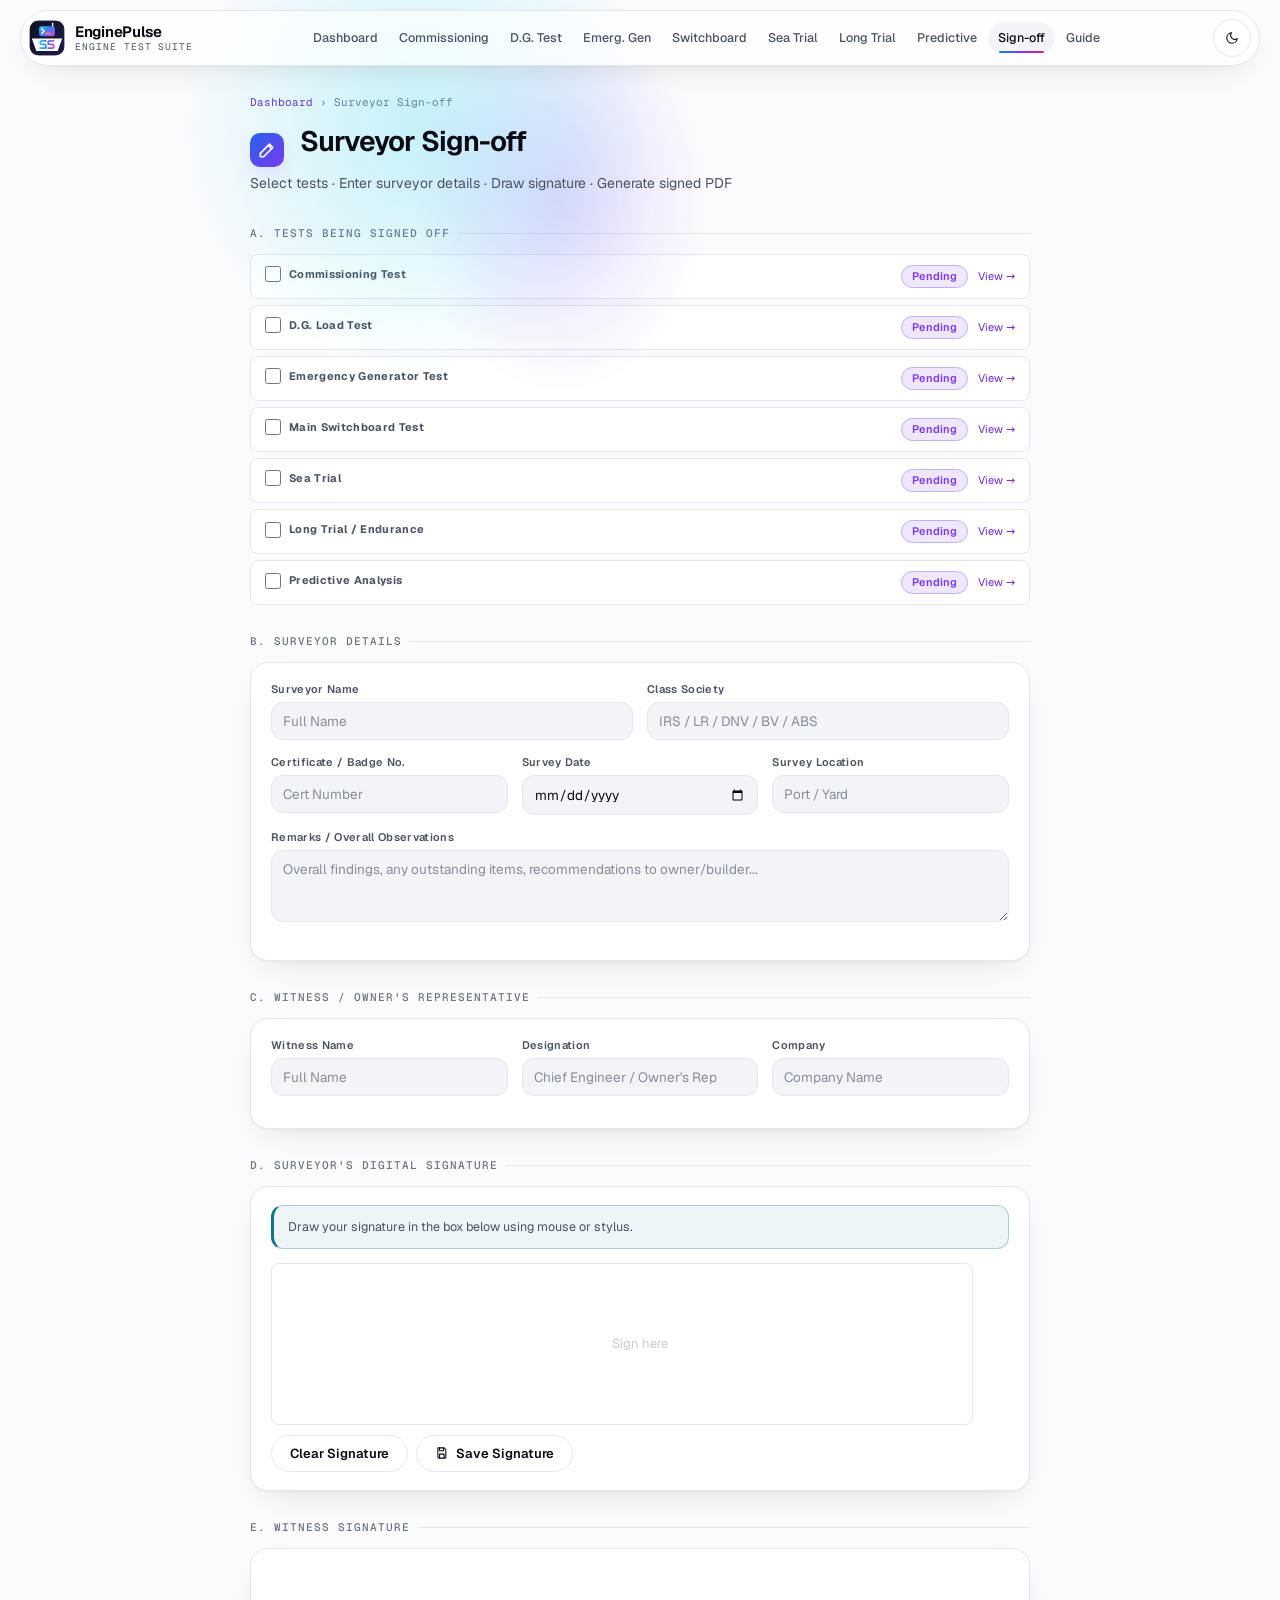
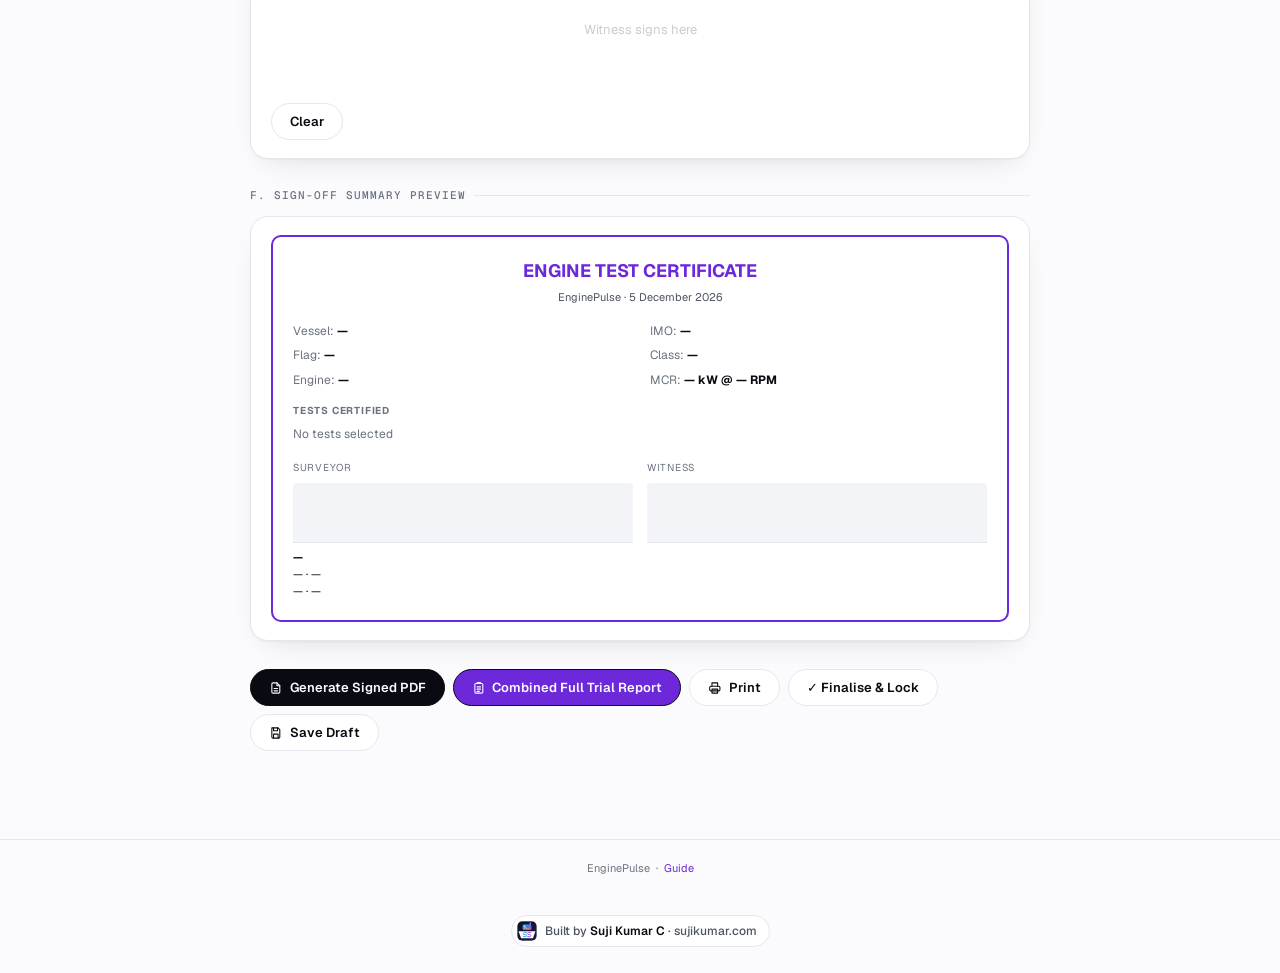
<file: signoff.html>
<!DOCTYPE html>
<html lang="en">
<head>
  <meta charset="UTF-8"/>
  <script>(function(){var t=null;try{t=localStorage.getItem('enginepulse-theme')}catch(e){}if(t!=='light'&&t!=='dark')t=matchMedia('(prefers-color-scheme: dark)').matches?'dark':'light';document.documentElement.setAttribute('data-theme',t)})();</script>
  <meta name="theme-color" content="#FBFBFD" media="(prefers-color-scheme: light)"/>
  <meta name="theme-color" content="#07080D" media="(prefers-color-scheme: dark)"/>
  <link rel="preload" href="fonts/geist.woff2" as="font" type="font/woff2" crossorigin/>
  <meta name="author" content="Suji Kumar C" /><link rel="icon" type="image/svg+xml" href="favicon.svg"/>
  <meta name="viewport" content="width=device-width,initial-scale=1"/>
  <title>EnginePulse — Surveyor Sign-off</title>
  <link rel="stylesheet" href="css/style.css"/>
  <style>
    #sig-canvas { border:1px solid var(--border); border-radius:8px; background:#fff; cursor:crosshair; touch-action:none; display:block; }
    .sig-wrap { position:relative; }
    .sig-hint { position:absolute; top:50%; left:50%; transform:translate(-50%,-50%); pointer-events:none; color:#ccc; font-size:13px; text-align:center; }
    .module-check { display:flex; align-items:center; gap:10px; padding:10px 14px; border-radius:8px; border:1px solid var(--border); background:var(--bg-card); }
    .module-check label { display:flex; align-items:center; gap:8px; cursor:pointer; flex:1; }
    .module-check input[type=checkbox] { width:16px; height:16px; accent-color:var(--teal); }
    .signed-stamp { padding:16px; border:2px solid var(--teal); border-radius:10px; text-align:center; position:relative; }
    .stamp-text { font-size:11px; color:var(--teal); font-weight:700; text-transform:uppercase; letter-spacing:.1em; }
  </style>
</head>
<body>
<div id="navbar"></div>
<div class="page-sm">
  <div class="breadcrumb"><a href="index.html">Dashboard</a> › Surveyor Sign-off</div>
  <div class="page-header">
    <div class="page-title"><i data-ic="pen"></i> Surveyor Sign-off</div>
    <div class="page-sub">Select tests · Enter surveyor details · Draw signature · Generate signed PDF</div>
  </div>
  <div id="vessel-strip"></div>

  <!-- Module Selection -->
  <div class="section">
    <div class="section-title">A. Tests Being Signed Off</div>
    <div style="display:flex;flex-direction:column;gap:6px" id="module-checks"></div>
  </div>

  <!-- Surveyor Details -->
  <div class="section">
    <div class="section-title">B. Surveyor Details</div>
    <div class="card">
      <div class="form-row col-2">
        <div class="form-group"><label>Surveyor Name</label><input type="text" id="so-name" placeholder="Full Name"/></div>
        <div class="form-group"><label>Class Society</label><input type="text" id="so-class" placeholder="IRS / LR / DNV / BV / ABS"/></div>
      </div>
      <div class="form-row col-3">
        <div class="form-group"><label>Certificate / Badge No.</label><input type="text" id="so-cert" placeholder="Cert Number"/></div>
        <div class="form-group"><label>Survey Date</label><input type="date" id="so-date"/></div>
        <div class="form-group"><label>Survey Location</label><input type="text" id="so-location" placeholder="Port / Yard"/></div>
      </div>
      <div class="form-group"><label>Remarks / Overall Observations</label><textarea id="so-remarks" placeholder="Overall findings, any outstanding items, recommendations to owner/builder..."></textarea></div>
    </div>
  </div>

  <!-- Witness -->
  <div class="section">
    <div class="section-title">C. Witness / Owner's Representative</div>
    <div class="card">
      <div class="form-row col-3">
        <div class="form-group"><label>Witness Name</label><input type="text" id="w-name" placeholder="Full Name"/></div>
        <div class="form-group"><label>Designation</label><input type="text" id="w-designation" placeholder="Chief Engineer / Owner's Rep"/></div>
        <div class="form-group"><label>Company</label><input type="text" id="w-company" placeholder="Company Name"/></div>
      </div>
    </div>
  </div>

  <!-- Signature Pad -->
  <div class="section">
    <div class="section-title">D. Surveyor's Digital Signature</div>
    <div class="card">
      <div class="callout">Draw your signature in the box below using mouse or stylus.</div>
      <div class="sig-wrap">
        <canvas id="sig-canvas" width="700" height="160"></canvas>
        <div class="sig-hint" id="sig-hint">Sign here</div>
      </div>
      <div class="btn-row" style="margin-top:10px">
        <button class="btn btn-outline" onclick="clearSig()">Clear Signature</button>
        <button class="btn btn-outline" onclick="saveSig()"><i data-ic="save"></i> Save Signature</button>
      </div>
    </div>
  </div>

  <!-- Witness Signature -->
  <div class="section">
    <div class="section-title">E. Witness Signature</div>
    <div class="card">
      <div class="sig-wrap">
        <canvas id="wit-canvas" width="700" height="120"></canvas>
        <div class="sig-hint" id="wit-hint">Witness signs here</div>
      </div>
      <div class="btn-row" style="margin-top:10px">
        <button class="btn btn-outline" onclick="clearWit()">Clear</button>
      </div>
    </div>
  </div>

  <!-- Preview & Sign -->
  <div class="section">
    <div class="section-title">F. Sign-off Summary Preview</div>
    <div class="card" id="signoff-preview"></div>
  </div>

  <div class="btn-row no-print">
    <button class="btn btn-primary" onclick="generatePDF()"><i data-ic="file"></i> Generate Signed PDF</button>
    <button class="btn btn-primary" onclick="generateCombinedReport()" style="background:var(--teal)"><i data-ic="clipboard"></i> Combined Full Trial Report</button>
    <button class="btn btn-outline" onclick="window.print()"><i data-ic="printer"></i> Print</button>
    <button class="btn btn-outline" onclick="finalise()">✓ Finalise &amp; Lock</button>
    <button class="btn btn-outline" onclick="saveSignoff()"><i data-ic="save"></i> Save Draft</button>
  </div>

  <!-- Locked view -->
  <div id="locked-banner" style="display:none" class="callout" style="border-color:var(--pass)">
    <i data-ic="lock"></i> <strong>This sign-off has been finalised.</strong> To edit, clear the lock below.
    <button class="btn btn-outline" style="margin-left:10px" onclick="unlockSignoff()">Unlock</button>
  </div>

</div>
<footer>EnginePulse &nbsp;·&nbsp; <a href="guide.html">Guide</a></footer>

<script src="js/vendor/jspdf.umd.min.js"></script>
<script src="js/common.js"></script>
<script>
buildNavbar('signoff');
document.getElementById('vessel-strip').innerHTML = buildVesselStrip();

const MODULES = [
  { key:'commissioning', title:'Commissioning Test',        href:'commissioning.html' },
  { key:'dgtest',        title:'D.G. Load Test',            href:'dgtest.html' },
  { key:'emergencyGen',  title:'Emergency Generator Test',  href:'emergencyGen.html' },
  { key:'switchboard',   title:'Main Switchboard Test',     href:'switchboard.html' },
  { key:'seatrial',      title:'Sea Trial',                 href:'seatrial.html' },
  { key:'longtrial',     title:'Long Trial / Endurance',    href:'longtrial.html' },
  { key:'predictive',    title:'Predictive Analysis',       href:'predictive.html' },
];

// Render module checkboxes
const saved = EP.load('signoff', {});
document.getElementById('module-checks').innerHTML = MODULES.map(m=>{
  const status = getModuleStatus(m.key);
  const checked = saved[`check_${m.key}`] ? 'checked' : '';
  return `<div class="module-check">
    <label>
      <input type="checkbox" name="check_${m.key}" ${checked} onchange="updatePreview()"/>
      <span style="flex:1"><strong>${m.title}</strong></span>
    </label>
    ${statusDot(status)}
    <a href="${m.href}" style="font-size:11px;color:var(--teal);text-decoration:none">View →</a>
  </div>`;
}).join('');

// Restore fields
['so-name','so-class','so-cert','so-date','so-location','so-remarks',
 'w-name','w-designation','w-company'].forEach(id=>{
  const el = document.getElementById(id);
  if (el && saved[id]) el.value = saved[id];
});
['so-name','so-class','so-cert','so-date','so-location','so-remarks',
 'w-name','w-designation','w-company'].forEach(id=>{
  document.getElementById(id)?.addEventListener('input', updatePreview);
});

// ── Signature pad ──
function makePad(canvasId, hintId) {
  const canvas = document.getElementById(canvasId);
  const hint   = document.getElementById(hintId);
  const ctx    = canvas.getContext('2d');
  let drawing  = false;
  let hasSig   = false;

  function getPos(e) {
    const r = canvas.getBoundingClientRect();
    const src = e.touches ? e.touches[0] : e;
    return { x: src.clientX - r.left, y: src.clientY - r.top };
  }
  canvas.addEventListener('mousedown', e => { drawing=true; const p=getPos(e); ctx.beginPath(); ctx.moveTo(p.x,p.y); hint.style.display='none'; hasSig=true; });
  canvas.addEventListener('mousemove', e => { if(!drawing) return; const p=getPos(e); ctx.lineWidth=2; ctx.lineCap='round'; ctx.strokeStyle='#0A3636'; ctx.lineTo(p.x,p.y); ctx.stroke(); });
  canvas.addEventListener('mouseup',   () => { drawing=false; });
  canvas.addEventListener('mouseleave',() => { drawing=false; });
  canvas.addEventListener('touchstart', e => { e.preventDefault(); drawing=true; const p=getPos(e); ctx.beginPath(); ctx.moveTo(p.x,p.y); hint.style.display='none'; hasSig=true; });
  canvas.addEventListener('touchmove',  e => { e.preventDefault(); if(!drawing) return; const p=getPos(e); ctx.lineWidth=2; ctx.lineCap='round'; ctx.strokeStyle='#0A3636'; ctx.lineTo(p.x,p.y); ctx.stroke(); });
  canvas.addEventListener('touchend',   () => { drawing=false; });
  return { clear: () => { ctx.clearRect(0,0,canvas.width,canvas.height); hint.style.display='block'; hasSig=false; }, hasData: () => hasSig, toDataURL: () => canvas.toDataURL() };
}

const sigPad = makePad('sig-canvas','sig-hint');
const witPad = makePad('wit-canvas','wit-hint');

function clearSig() { sigPad.clear(); }
function clearWit() { witPad.clear(); }
function saveSig()  { toast('Signature saved','pass'); updatePreview(); }

// Restore saved signature
if (saved.sigData) {
  const img = new Image();
  img.onload = () => { document.getElementById('sig-canvas').getContext('2d').drawImage(img,0,0); };
  img.src = saved.sigData;
  document.getElementById('sig-hint').style.display='none';
}

function getCheckedModules() {
  return MODULES.filter(m => document.querySelector(`[name="check_${m.key}"]`)?.checked);
}

function updatePreview() {
  const checked  = getCheckedModules();
  const proj     = getProject();
  const name     = document.getElementById('so-name')?.value||'—';
  const cls      = document.getElementById('so-class')?.value||'—';
  const cert     = document.getElementById('so-cert')?.value||'—';
  const date     = document.getElementById('so-date')?.value||'—';
  const location = document.getElementById('so-location')?.value||'—';
  const remarks  = document.getElementById('so-remarks')?.value||'';
  const wName    = document.getElementById('w-name')?.value||'';
  const wDesig   = document.getElementById('w-designation')?.value||'';

  document.getElementById('signoff-preview').innerHTML = `
    <div style="border:2px solid var(--teal);border-radius:10px;padding:20px;font-size:12px">
      <div style="text-align:center;margin-bottom:16px">
        <div style="font-size:18px;font-weight:700;color:var(--teal-br)">ENGINE TEST CERTIFICATE</div>
        <div style="font-size:11px;color:var(--text-muted);margin-top:4px">EnginePulse · ${new Date().toLocaleDateString('en-IN',{year:'numeric',month:'long',day:'numeric'})}</div>
      </div>
      <div style="display:grid;grid-template-columns:1fr 1fr;gap:6px 20px;margin-bottom:14px">
        <div><span style="color:var(--text-dim)">Vessel:</span> <strong>${proj.vesselName||'—'}</strong></div>
        <div><span style="color:var(--text-dim)">IMO:</span> <strong>${proj.imo||'—'}</strong></div>
        <div><span style="color:var(--text-dim)">Flag:</span> <strong>${proj.flag||'—'}</strong></div>
        <div><span style="color:var(--text-dim)">Class:</span> <strong>${proj.classSociety||'—'}</strong></div>
        <div><span style="color:var(--text-dim)">Engine:</span> <strong>${proj.engineMaker||'—'} ${proj.engineModel||''}</strong></div>
        <div><span style="color:var(--text-dim)">MCR:</span> <strong>${proj.mcr||'—'} kW @ ${proj.ratedRpm||'—'} RPM</strong></div>
      </div>
      <div style="margin-bottom:12px">
        <div style="font-size:10px;font-weight:700;text-transform:uppercase;letter-spacing:.08em;color:var(--text-dim);margin-bottom:6px">Tests Certified</div>
        ${checked.map(m=>`<div style="padding:4px 8px;background:color-mix(in srgb, var(--pass) 8%, transparent);border:1px solid color-mix(in srgb, var(--pass) 25%, var(--border));border-radius:5px;margin-bottom:4px;font-weight:500">✓ ${m.title}</div>`).join('')}
        ${!checked.length?'<div style="color:var(--text-dim)">No tests selected</div>':''}
      </div>
      ${remarks?`<div style="margin-bottom:12px;padding:8px;background:var(--bg-raised);border-radius:6px"><strong>Remarks:</strong> ${remarks}</div>`:''}
      <div style="display:grid;grid-template-columns:1fr 1fr;gap:14px;margin-top:16px">
        <div>
          <div style="font-size:10px;color:var(--text-dim);text-transform:uppercase;letter-spacing:.07em;margin-bottom:8px">Surveyor</div>
          <div style="height:60px;border-bottom:1px solid var(--border);margin-bottom:6px;background:var(--bg-raised);border-radius:4px 4px 0 0"></div>
          <div style="font-size:11px"><strong>${name}</strong><br/>${cls} · ${cert}<br/>${date} · ${location}</div>
        </div>
        <div>
          <div style="font-size:10px;color:var(--text-dim);text-transform:uppercase;letter-spacing:.07em;margin-bottom:8px">Witness</div>
          <div style="height:60px;border-bottom:1px solid var(--border);margin-bottom:6px;background:var(--bg-raised);border-radius:4px 4px 0 0"></div>
          <div style="font-size:11px"><strong>${wName}</strong><br/>${wDesig}</div>
        </div>
      </div>
    </div>`;
}

function saveSignoff() {
  const data = {};
  ['so-name','so-class','so-cert','so-date','so-location','so-remarks',
   'w-name','w-designation','w-company'].forEach(id=>{ data[id]=document.getElementById(id)?.value||''; });
  MODULES.forEach(m=>{ data[`check_${m.key}`]=document.querySelector(`[name="check_${m.key}"]`)?.checked||false; });
  if (sigPad.hasData()) data.sigData = sigPad.toDataURL();
  EP.save('signoff', data);
  toast('Sign-off saved','pass');
}

function finalise() {
  saveSignoff();
  getCheckedModules().forEach(m=>setModuleStatus(m.key,'signed'));
  EP.save('signoff-locked', true);
  document.getElementById('locked-banner').style.display='block';
  toast('Sign-off finalised and locked ✓','pass');
}
function unlockSignoff() { EP.remove('signoff-locked'); document.getElementById('locked-banner').style.display='none'; }

async function generatePDF() {
  const { jsPDF } = window.jspdf;
  const doc = new jsPDF('p','mm','a4');
  const proj     = getProject();
  const name     = document.getElementById('so-name')?.value||'';
  const cls      = document.getElementById('so-class')?.value||'';
  const cert     = document.getElementById('so-cert')?.value||'';
  const date     = document.getElementById('so-date')?.value||'';
  const location = document.getElementById('so-location')?.value||'';
  const remarks  = document.getElementById('so-remarks')?.value||'';
  const checked  = getCheckedModules();
  const saved2   = EP.load('signoff',{});

  doc.setFont('helvetica');
  // Header
  doc.setFontSize(18); doc.setTextColor(10,150,150);
  doc.text('ENGINE TEST CERTIFICATE', 105, 20, {align:'center'});
  doc.setFontSize(10); doc.setTextColor(100);
  doc.text('Generated by EnginePulse · '+new Date().toLocaleDateString('en-IN',{year:'numeric',month:'long',day:'numeric'}), 105, 27, {align:'center'});

  // Vessel info box
  doc.setDrawColor(10,150,150); doc.setLineWidth(0.5);
  doc.rect(14, 32, 182, 38);
  doc.setFontSize(9); doc.setTextColor(60);
  const vInfo = [
    ['Vessel:', proj.vesselName||'—', 'IMO:', proj.imo||'—'],
    ['Flag:', proj.flag||'—', 'Class Society:', proj.classSociety||'—'],
    ['Engine Maker:', proj.engineMaker||'—', 'Engine Model:', proj.engineModel||'—'],
    ['MCR:', (proj.mcr||'—')+' kW', 'Rated RPM:', proj.ratedRpm||'—'],
  ];
  vInfo.forEach((row,i)=>{
    doc.setFont('helvetica','bold'); doc.text(row[0], 18, 40+i*8);
    doc.setFont('helvetica','normal'); doc.text(row[1], 45, 40+i*8);
    doc.setFont('helvetica','bold'); doc.text(row[2], 110, 40+i*8);
    doc.setFont('helvetica','normal'); doc.text(row[3], 145, 40+i*8);
  });

  // Tests table
  doc.setFontSize(10); doc.setTextColor(10,150,150); doc.setFont('helvetica','bold');
  doc.text('TESTS CERTIFIED', 14, 80);
  doc.setDrawColor(200);
  let y = 85;
  checked.forEach(m=>{
    doc.setFillColor(240,255,250); doc.rect(14, y, 182, 8, 'FD');
    doc.setFontSize(9); doc.setTextColor(40); doc.setFont('helvetica','normal');
    doc.text('✓  '+m.title, 18, y+5.5);
    y += 10;
  });

  // Remarks
  if (remarks) {
    y += 4;
    doc.setFont('helvetica','bold'); doc.setFontSize(9); doc.setTextColor(10,150,150);
    doc.text('REMARKS', 14, y);
    y += 5;
    doc.setFont('helvetica','normal'); doc.setTextColor(60);
    const lines = doc.splitTextToSize(remarks, 180);
    doc.text(lines, 14, y);
    y += lines.length*5 + 4;
  }

  // Signatures
  y = Math.max(y+10, 200);
  doc.setLineWidth(0.3); doc.setDrawColor(150);
  // Surveyor signature
  doc.line(14, y+30, 95, y+30);
  doc.setFont('helvetica','bold'); doc.setFontSize(9); doc.setTextColor(10,150,150);
  doc.text('SURVEYOR', 14, y+35);
  doc.setFont('helvetica','normal'); doc.setTextColor(60);
  doc.text(name, 14, y+40);
  doc.text(cls + (cert?' · Cert: '+cert:''), 14, y+45);
  doc.text('Date: '+date+'  Location: '+location, 14, y+50);
  // Surveyor sig image
  if (saved2.sigData) { try { doc.addImage(saved2.sigData,'PNG',14,y+2,80,25); } catch(e){} }

  // Witness signature
  doc.line(110, y+30, 196, y+30);
  doc.setFont('helvetica','bold'); doc.setFontSize(9); doc.setTextColor(10,150,150);
  doc.text('WITNESS', 110, y+35);
  doc.setFont('helvetica','normal'); doc.setTextColor(60);
  doc.text(document.getElementById('w-name')?.value||'', 110, y+40);
  doc.text(document.getElementById('w-designation')?.value||'', 110, y+45);

  doc.save(`SignedCertificate_${proj.vesselName||'vessel'}_${date||'date'}.pdf`);
  toast('PDF generated','pass');
}

// ── Combined Full Trial Report ────────────────────────
async function generateCombinedReport() {
  const { jsPDF } = window.jspdf;
  const doc  = new jsPDF('p','mm','a4');
  const proj = getProject();
  const so   = EP.load('signoff', {});
  const W    = 182, ML = 14;

  function hdr(title) {
    doc.setFontSize(9); doc.setFont('helvetica','bold'); doc.setTextColor(10,150,150);
    doc.text(title.toUpperCase(), ML, cursor); cursor += 5;
    doc.setDrawColor(10,150,150); doc.setLineWidth(0.3);
    doc.line(ML, cursor, ML+W, cursor); cursor += 4;
    doc.setFont('helvetica','normal'); doc.setTextColor(60); doc.setFontSize(8);
  }
  function row2(label, val, label2='', val2='') {
    doc.setFont('helvetica','bold'); doc.text(label+':', ML, cursor);
    doc.setFont('helvetica','normal'); doc.text(String(val||'—'), ML+40, cursor);
    if (label2) { doc.setFont('helvetica','bold'); doc.text(label2+':', 110, cursor); doc.setFont('helvetica','normal'); doc.text(String(val2||'—'), 150, cursor); }
    cursor += 5;
  }
  function checkPage(needed=12) {
    if (cursor + needed > 275) { doc.addPage(); cursor = 14; }
  }

  let cursor = 14;

  // ── Title Page ──
  doc.setFontSize(20); doc.setFont('helvetica','bold'); doc.setTextColor(10,150,150);
  doc.text('FULL TRIAL REPORT', 105, 40, {align:'center'});
  doc.setFontSize(11); doc.setTextColor(80);
  doc.text('Engine & Electrical Test Summary', 105, 50, {align:'center'});
  doc.setFontSize(9); doc.setTextColor(130);
  doc.text('Generated by EnginePulse · '+new Date().toLocaleDateString('en-IN',{year:'numeric',month:'long',day:'numeric'}), 105, 57, {align:'center'});

  doc.setDrawColor(10,150,150); doc.setLineWidth(0.5);
  doc.rect(ML, 65, W, 60);
  cursor = 72;
  doc.setFontSize(9); doc.setFont('helvetica','normal'); doc.setTextColor(60);
  row2('Vessel', proj.vesselName, 'IMO', proj.imo);
  row2('Flag', proj.flag, 'Class Society', proj.classSociety);
  row2('Yard / Hull', (proj.yard||'—')+' / '+(proj.hullNo||'—'), 'Build Year', proj.buildYear);
  row2('Engine', (proj.engineMaker||'—')+' '+( proj.engineModel||''), 'MCR', (proj.mcr||'—')+' kW @ '+(proj.ratedRpm||'—')+' RPM');
  row2('D.G. Sets', (proj.dgCount||'—')+' × '+(proj.dgKva||'—')+' kVA', 'Survey Type', proj.surveyType||'—');
  row2('Surveyor', so['so-name']||'—', 'Class', so['so-class']||'—');
  row2('Survey Date', so['so-date']||'—', 'Location', so['so-location']||'—');

  // Module status table
  doc.addPage(); cursor = 14;
  hdr('MODULE STATUS SUMMARY');
  MODULES.forEach(m => {
    checkPage(6);
    const status = getModuleStatus(m.key);
    const checked = document.querySelector(`[name="check_${m.key}"]`)?.checked;
    const col = status==='signed'?[10,150,150]:status==='done'?[34,197,94]:status==='wip'?[234,179,8]:[150,150,150];
    doc.setFont('helvetica','bold'); doc.text(m.title, ML, cursor);
    doc.setTextColor(...col); doc.text(status.toUpperCase(), ML+W-20, cursor, {align:'right'});
    doc.setTextColor(60); doc.setFont('helvetica','normal');
    if (checked) { doc.setTextColor(10,150,150); doc.text('✓ Certified', ML+W-50, cursor); doc.setTextColor(60); }
    cursor += 5;
  });

  // ── Per-module data sections ──
  // Commissioning
  checkPage(20);
  doc.addPage(); cursor = 14;
  hdr('1. COMMISSIONING TEST');
  const comm = EP.load('comm-form', {});
  row2('First Fire Date', comm.firstFireDate, 'Start Method', comm.startMethod);
  row2('Initial RPM', comm.initRpm, 'Air Pressure', (comm.airPressure||'—')+' bar');
  row2('LO Pressure', (comm.initLoPres||'—')+' bar', 'Exhaust Colour', comm.exhaustColour);
  row2('Idle Run Duration', (comm.idleDuration||'—')+' min', 'Overall Result', comm.overallResult||'—');
  row2('Fuel Changeover', comm.fcDirection||'—', 'F/C Result', comm.fcResult||'—');
  if (comm.finalRemarks) { checkPage(8); doc.setFont('helvetica','italic'); doc.text('Remarks: '+comm.finalRemarks, ML, cursor, {maxWidth:W}); cursor += 8; doc.setFont('helvetica','normal'); }

  // D.G. Load Test
  checkPage(20);
  doc.addPage(); cursor = 14;
  hdr('2. D.G. LOAD TEST (ALL UNITS)');
  ['dg1','dg2','dg3'].forEach(unit => {
    const dg = EP.load('dg-form-'+unit, {});
    if (!dg.dgMaker && !dg.dgKva) return;
    checkPage(12);
    doc.setFont('helvetica','bold'); doc.text('Unit: '+unit.toUpperCase(), ML, cursor); cursor += 5;
    doc.setFont('helvetica','normal');
    row2('Maker', dg.dgMaker, 'kVA', dg.dgKva);
    row2('100% kW', dg['pf_kw_6']||'—', 'Voltage', (dg['pf_volt_6']||'—')+' V');
    row2('VR (%)', dg['pf_vr_6']||'—', 'FR (%)', dg['pf_fr_6']||'—');
    row2('Overall Result', dg.dgOverall||'—', '', '');
  });

  // Emergency Gen
  checkPage(20);
  const eg = EP.load('eg-form', {});
  if (eg.egMaker || eg.egKva) {
    hdr('3. EMERGENCY GENERATOR TEST');
    row2('Maker', eg.egMaker, 'kVA', eg.egKva);
    row2('Auto-Start Time', (eg.egAutoStartTime||'—')+' sec', 'SOLAS ≤45s', parseFloat(eg.egAutoStartTime)<=45?'PASS':'FAIL');
    row2('Overall Result', eg.egOverall||'—', '', '');
  }

  // Switchboard
  checkPage(20);
  const sb = EP.load('sb-details', {});
  if (sb.sbMaker) {
    hdr('4. MAIN SWITCHBOARD TEST');
    row2('Maker', sb.sbMaker, 'Rated Voltage', (sb.sbVoltage||'—')+' V');
    const sbR = EP.load('sb-result', {});
    row2('Overall Result', sbR.sbOverall||'—', '', '');
  }

  // Sea Trial
  checkPage(20);
  const st = EP.load('st-seatrial', {});
  if (st.stDate) {
    hdr('5. SEA TRIAL');
    row2('Trial Date', st.stDate, 'Sea State', st.seaState);
    row2('Crash Stop Dist.', (st.crashFwd||'—')+' m', 'Crash Stop Time', (st.crashTime||'—')+' sec');
    const steer = EP.load('st-steering', {});
    row2('Hard-Over Time', (steer.stHardOverTime||'—')+' sec', 'SOLAS ≤28s', parseFloat(steer.stHardOverTime)<=28?'PASS':'FAIL');
    row2('Overall Result', st.stOverall||'—', '', '');
  }

  // Long Trial
  checkPage(20);
  const lt = EP.load('lt-longtrial', {});
  if (lt.ltDate) {
    hdr('6. LONG TRIAL / ENDURANCE');
    row2('Duration', lt.ltDuration, 'Average Load', (lt.ltAvgLoad||'—')+' %');
    row2('Overall Result', lt.ltOverall||'—', '', '');
  }

  // Remarks & Signature
  doc.addPage(); cursor = 14;
  hdr('SURVEYOR REMARKS & SIGN-OFF');
  if (so['so-remarks']) {
    const lines = doc.splitTextToSize(so['so-remarks'], W);
    doc.text(lines, ML, cursor); cursor += lines.length*5+6;
  }

  checkPage(60);
  doc.setLineWidth(0.3); doc.setDrawColor(150);
  doc.line(ML, cursor+30, ML+80, cursor+30);
  if (so.sigData) { try { doc.addImage(so.sigData,'PNG',ML,cursor,80,25); } catch(e){} }
  doc.setFont('helvetica','bold'); doc.setFontSize(9); doc.setTextColor(10,150,150);
  doc.text('SURVEYOR', ML, cursor+35);
  doc.setFont('helvetica','normal'); doc.setTextColor(60);
  doc.text((so['so-name']||'')+'  |  '+(so['so-class']||'')+'  ·  '+(so['so-cert']||''), ML, cursor+40);
  doc.text('Date: '+(so['so-date']||'—')+'  |  Location: '+(so['so-location']||'—'), ML, cursor+45);

  doc.line(110, cursor+30, 196, cursor+30);
  doc.setFont('helvetica','bold'); doc.setTextColor(10,150,150);
  doc.text('WITNESS', 110, cursor+35);
  doc.setFont('helvetica','normal'); doc.setTextColor(60);
  doc.text(so['w-name']||'', 110, cursor+40);
  doc.text(so['w-designation']||'', 110, cursor+45);

  doc.save(`FullTrialReport_${proj.vesselName||'vessel'}_${so['so-date']||'date'}.pdf`);
  toast('Combined report generated','pass');
}

// Init
updatePreview();
if (EP.load('signoff-locked')) { document.getElementById('locked-banner').style.display='block'; }
</script>
</body>
</html>
</file>
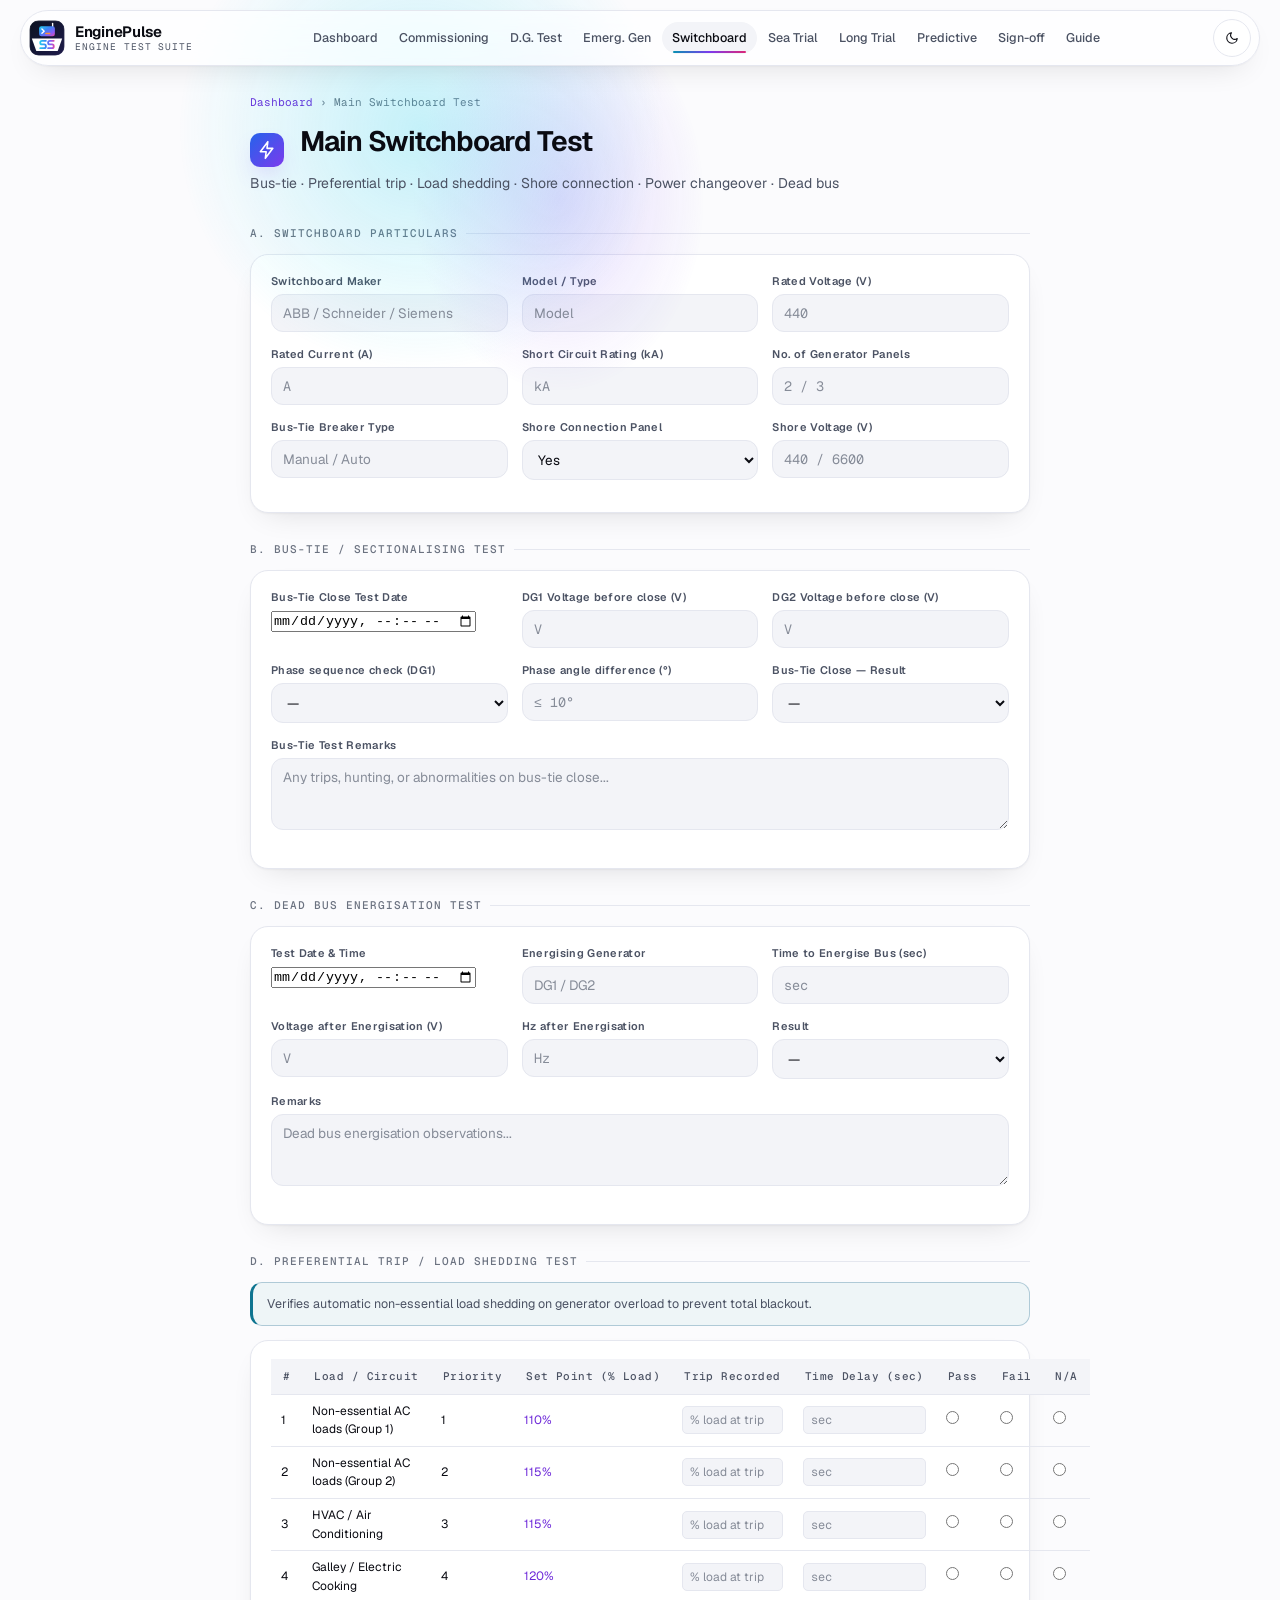
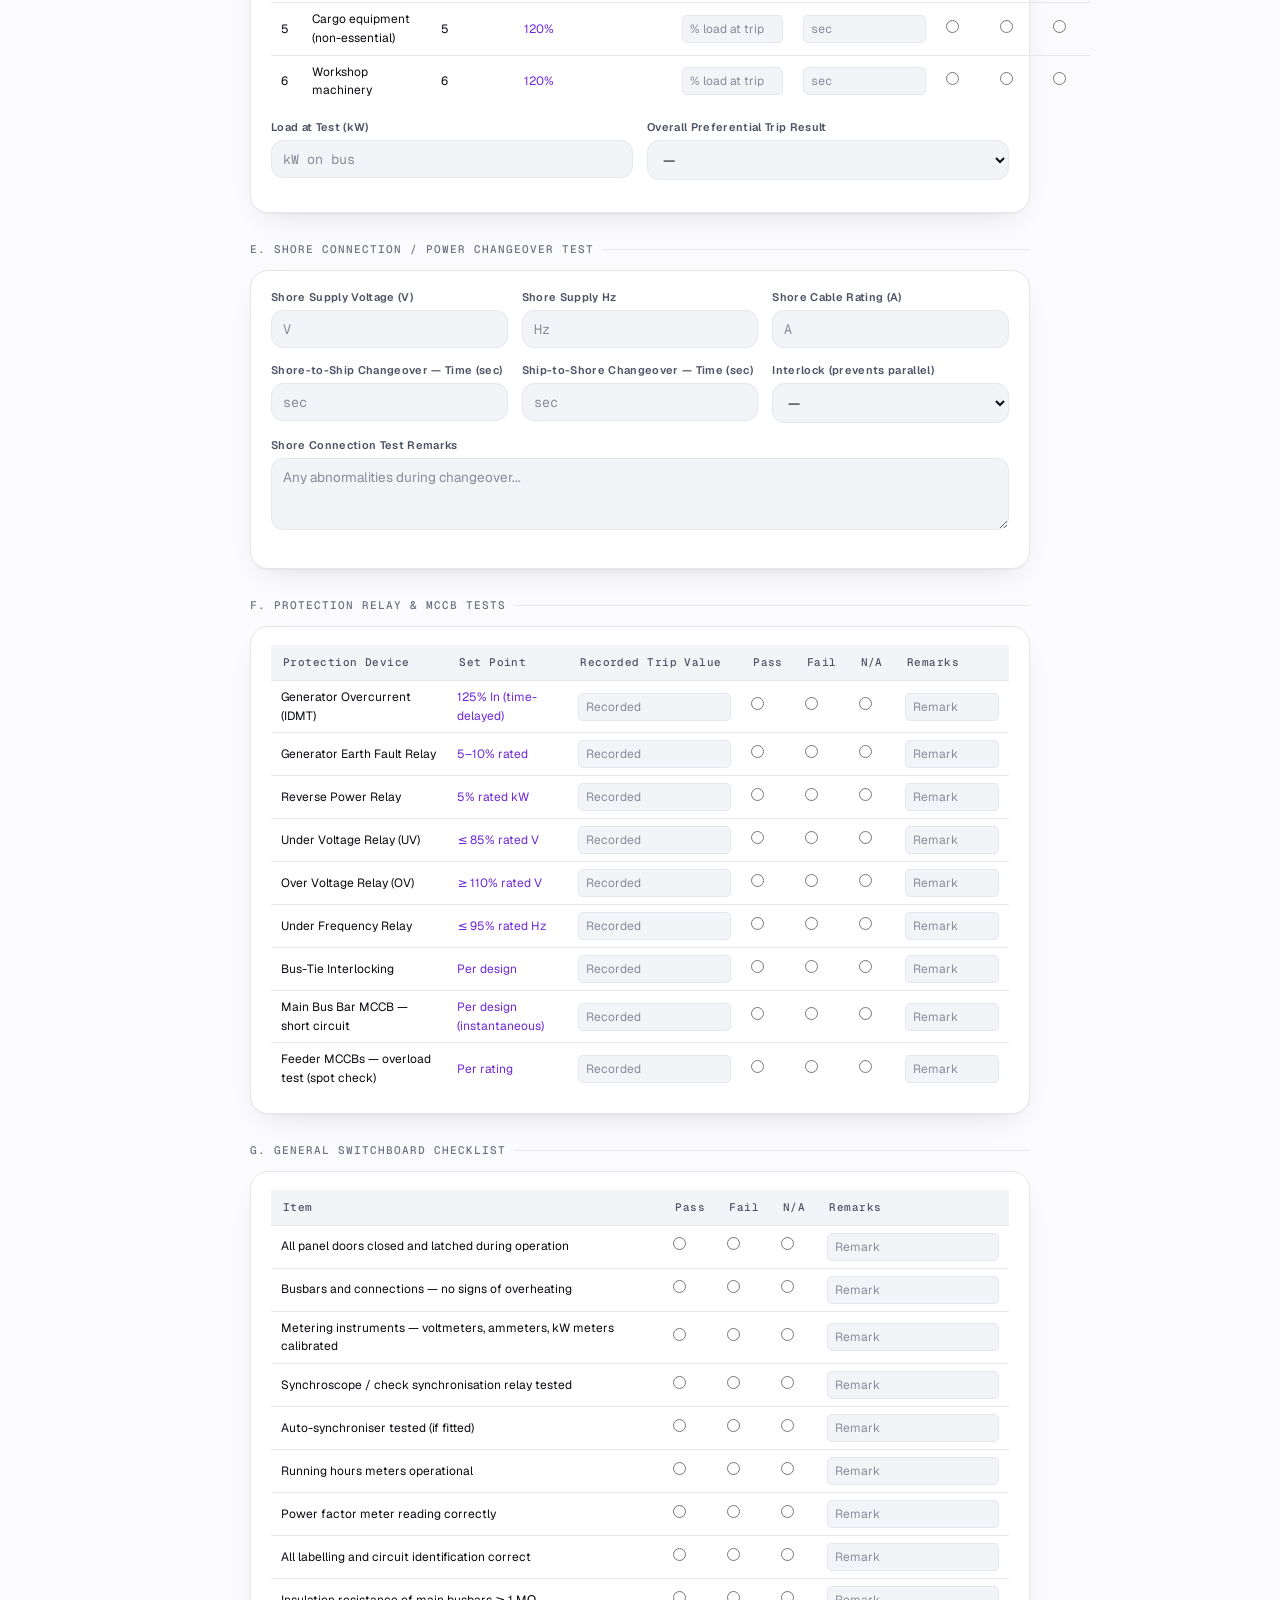
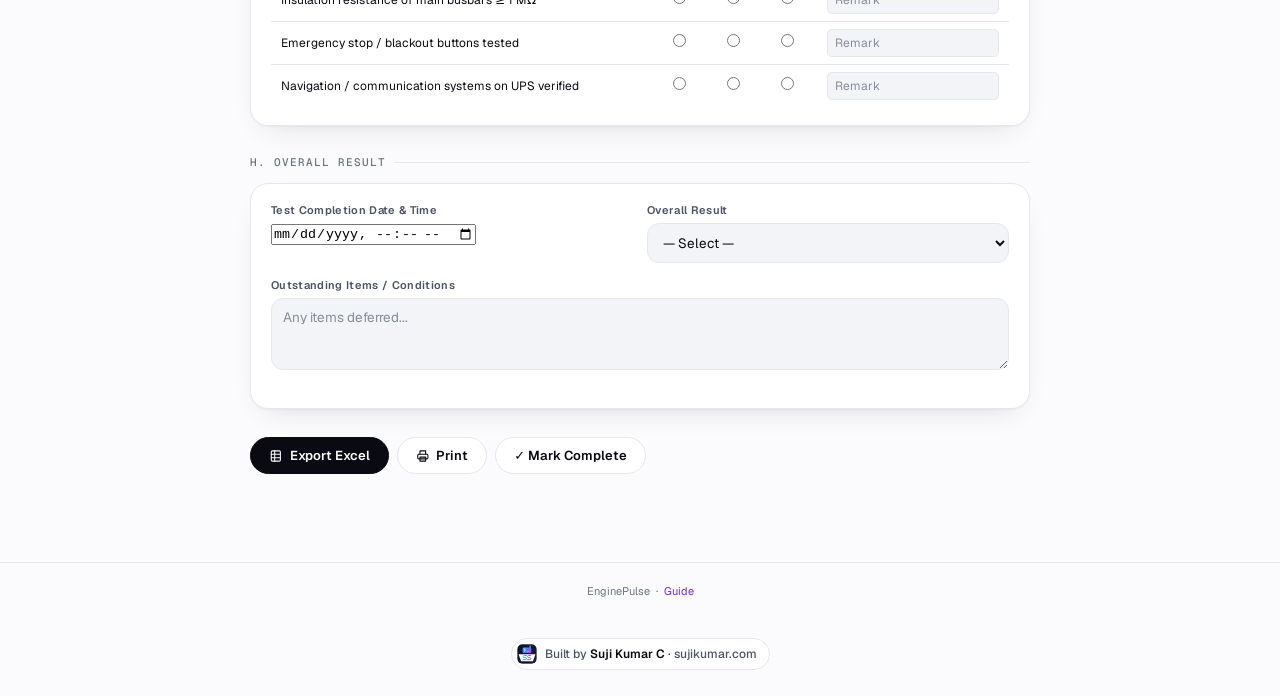
<file: switchboard.html>
<!DOCTYPE html>
<html lang="en">
<head>
  <meta charset="UTF-8"/>
  <script>(function(){var t=null;try{t=localStorage.getItem('enginepulse-theme')}catch(e){}if(t!=='light'&&t!=='dark')t=matchMedia('(prefers-color-scheme: dark)').matches?'dark':'light';document.documentElement.setAttribute('data-theme',t)})();</script>
  <meta name="theme-color" content="#FBFBFD" media="(prefers-color-scheme: light)"/>
  <meta name="theme-color" content="#07080D" media="(prefers-color-scheme: dark)"/>
  <link rel="preload" href="fonts/geist.woff2" as="font" type="font/woff2" crossorigin/>
  <meta name="author" content="Suji Kumar C" /><link rel="icon" type="image/svg+xml" href="favicon.svg"/>
  <meta name="viewport" content="width=device-width,initial-scale=1"/>
  <title>EnginePulse — Main Switchboard Test</title>
  <link rel="stylesheet" href="css/style.css"/>
</head>
<body>
<div id="navbar"></div>
<div class="page-sm">
  <div class="breadcrumb"><a href="index.html">Dashboard</a> › Main Switchboard Test</div>
  <div class="page-header">
    <div class="page-title"><i data-ic="zap"></i> Main Switchboard Test</div>
    <div class="page-sub">Bus-tie · Preferential trip · Load shedding · Shore connection · Power changeover · Dead bus</div>
  </div>
  <div id="vessel-strip"></div>

  <!-- A. Switchboard Details -->
  <div class="section">
    <div class="section-title">A. Switchboard Particulars</div>
    <div class="card">
      <form id="sb-details">
        <div class="form-row col-3">
          <div class="form-group"><label>Switchboard Maker</label><input type="text" name="sbMaker" placeholder="ABB / Schneider / Siemens"/></div>
          <div class="form-group"><label>Model / Type</label><input type="text" name="sbModel" placeholder="Model"/></div>
          <div class="form-group"><label>Rated Voltage (V)</label><input type="number" name="sbVoltage" placeholder="440"/></div>
        </div>
        <div class="form-row col-3">
          <div class="form-group"><label>Rated Current (A)</label><input type="number" name="sbCurrent" placeholder="A"/></div>
          <div class="form-group"><label>Short Circuit Rating (kA)</label><input type="number" name="sbScc" placeholder="kA" step="0.1"/></div>
          <div class="form-group"><label>No. of Generator Panels</label><input type="number" name="sbGenPanels" placeholder="2 / 3"/></div>
        </div>
        <div class="form-row col-3">
          <div class="form-group"><label>Bus-Tie Breaker Type</label><input type="text" name="sbBusTieType" placeholder="Manual / Auto"/></div>
          <div class="form-group"><label>Shore Connection Panel</label>
            <select name="sbShore"><option value="yes">Yes</option><option value="no">No</option></select>
          </div>
          <div class="form-group"><label>Shore Voltage (V)</label><input type="number" name="sbShoreV" placeholder="440 / 6600"/></div>
        </div>
      </form>
    </div>
  </div>

  <!-- B. Bus-Tie Test -->
  <div class="section">
    <div class="section-title">B. Bus-Tie / Sectionalising Test</div>
    <div class="card">
      <form id="sb-bustie">
        <div class="form-row col-3">
          <div class="form-group"><label>Bus-Tie Close Test Date</label><input type="datetime-local" name="btDate"/></div>
          <div class="form-group"><label>DG1 Voltage before close (V)</label><input type="number" name="btDg1V" placeholder="V"/></div>
          <div class="form-group"><label>DG2 Voltage before close (V)</label><input type="number" name="btDg2V" placeholder="V"/></div>
        </div>
        <div class="form-row col-3">
          <div class="form-group"><label>Phase sequence check (DG1)</label>
            <select name="btPhSeq"><option value="">—</option><option value="ok">R-Y-B (Correct)</option><option value="wrong">Incorrect</option></select>
          </div>
          <div class="form-group"><label>Phase angle difference (°)</label><input type="number" name="btPhAngle" placeholder="≤ 10°" step="0.1"/></div>
          <div class="form-group"><label>Bus-Tie Close — Result</label>
            <select name="btResult"><option value="">—</option><option value="pass">PASS — Closed satisfactorily</option><option value="fail">FAIL</option></select>
          </div>
        </div>
        <div class="form-group"><label>Bus-Tie Test Remarks</label><textarea name="btRemarks" placeholder="Any trips, hunting, or abnormalities on bus-tie close..."></textarea></div>
      </form>
    </div>
  </div>

  <!-- C. Dead Bus Energisation -->
  <div class="section">
    <div class="section-title">C. Dead Bus Energisation Test</div>
    <div class="card">
      <form id="sb-deadbus">
        <div class="form-row col-3">
          <div class="form-group"><label>Test Date &amp; Time</label><input type="datetime-local" name="dbDate"/></div>
          <div class="form-group"><label>Energising Generator</label><input type="text" name="dbGen" placeholder="DG1 / DG2"/></div>
          <div class="form-group"><label>Time to Energise Bus (sec)</label><input type="number" name="dbTime" placeholder="sec" step="0.1"/></div>
        </div>
        <div class="form-row col-3">
          <div class="form-group"><label>Voltage after Energisation (V)</label><input type="number" name="dbVolt" placeholder="V"/></div>
          <div class="form-group"><label>Hz after Energisation</label><input type="number" name="dbHz" placeholder="Hz" step="0.1"/></div>
          <div class="form-group"><label>Result</label>
            <select name="dbResult"><option value="">—</option><option value="pass">PASS</option><option value="fail">FAIL</option></select>
          </div>
        </div>
        <div class="form-group"><label>Remarks</label><textarea name="dbRemarks" placeholder="Dead bus energisation observations..."></textarea></div>
      </form>
    </div>
  </div>

  <!-- D. Preferential Trip Test -->
  <div class="section">
    <div class="section-title">D. Preferential Trip / Load Shedding Test</div>
    <div class="callout">Verifies automatic non-essential load shedding on generator overload to prevent total blackout.</div>
    <div class="card">
      <table class="data-table">
        <thead><tr><th>#</th><th>Load / Circuit</th><th>Priority</th><th>Set Point (% Load)</th><th>Trip Recorded</th><th>Time Delay (sec)</th><th>Pass</th><th>Fail</th><th>N/A</th></tr></thead>
        <tbody id="pref-trip-body"></tbody>
      </table>
      <div class="form-row col-2" style="margin-top:12px">
        <div class="form-group"><label>Load at Test (kW)</label><input type="number" id="pt-load" placeholder="kW on bus"/></div>
        <div class="form-group"><label>Overall Preferential Trip Result</label>
          <select id="pt-result"><option value="">—</option><option value="pass">PASS</option><option value="fail">FAIL</option></select>
        </div>
      </div>
    </div>
  </div>

  <!-- E. Shore Connection Test -->
  <div class="section">
    <div class="section-title">E. Shore Connection / Power Changeover Test</div>
    <div class="card">
      <form id="sb-shore">
        <div class="form-row col-3">
          <div class="form-group"><label>Shore Supply Voltage (V)</label><input type="number" name="shoreV" placeholder="V"/></div>
          <div class="form-group"><label>Shore Supply Hz</label><input type="number" name="shoreHz" placeholder="Hz" step="0.1"/></div>
          <div class="form-group"><label>Shore Cable Rating (A)</label><input type="number" name="shoreA" placeholder="A"/></div>
        </div>
        <div class="form-row col-3">
          <div class="form-group"><label>Shore-to-Ship Changeover — Time (sec)</label><input type="number" name="shoreTime" placeholder="sec"/></div>
          <div class="form-group"><label>Ship-to-Shore Changeover — Time (sec)</label><input type="number" name="shoreBackTime" placeholder="sec"/></div>
          <div class="form-group"><label>Interlock (prevents parallel)</label>
            <select name="shoreInterlock"><option value="">—</option><option value="verified">Verified OK</option><option value="fail">Failed</option><option value="na">N/A</option></select>
          </div>
        </div>
        <div class="form-group"><label>Shore Connection Test Remarks</label><textarea name="shoreRemarks" placeholder="Any abnormalities during changeover..."></textarea></div>
      </form>
    </div>
  </div>

  <!-- F. Protection Relay Tests -->
  <div class="section">
    <div class="section-title">F. Protection Relay & MCCB Tests</div>
    <div class="card">
      <form id="sb-protection">
        <table class="data-table">
          <thead><tr><th>Protection Device</th><th>Set Point</th><th>Recorded Trip Value</th><th>Pass</th><th>Fail</th><th>N/A</th><th>Remarks</th></tr></thead>
          <tbody id="prot-body"></tbody>
        </table>
      </form>
    </div>
  </div>

  <!-- G. General Switchboard Checklist -->
  <div class="section">
    <div class="section-title">G. General Switchboard Checklist</div>
    <div class="card">
      <form id="sb-general">
        <table class="data-table">
          <thead><tr><th>Item</th><th>Pass</th><th>Fail</th><th>N/A</th><th>Remarks</th></tr></thead>
          <tbody id="sb-gen-body"></tbody>
        </table>
      </form>
    </div>
  </div>

  <!-- H. Overall Result -->
  <div class="section">
    <div class="section-title">H. Overall Result</div>
    <div class="card">
      <form id="sb-result">
        <div class="form-row col-2">
          <div class="form-group"><label>Test Completion Date &amp; Time</label><input type="datetime-local" name="sbCompleted"/></div>
          <div class="form-group"><label>Overall Result</label>
            <select name="sbOverall">
              <option value="">— Select —</option>
              <option value="pass">PASS — Satisfactory</option>
              <option value="conditional">CONDITIONAL PASS — Minor items pending</option>
              <option value="fail">FAIL — Retrial required</option>
            </select>
          </div>
        </div>
        <div class="form-group"><label>Outstanding Items / Conditions</label><textarea name="sbOutstanding" placeholder="Any items deferred..."></textarea></div>
      </form>
    </div>
  </div>

  <div class="btn-row no-print">
    <button class="btn btn-primary" onclick="exportSbExcel()"><i data-ic="sheet"></i> Export Excel</button>
    <button class="btn btn-outline" onclick="window.print()"><i data-ic="printer"></i> Print</button>
    <button class="btn btn-outline" onclick="setModuleStatus('switchboard','done');toast('Marked complete','pass')">✓ Mark Complete</button>
  </div>
</div>
<footer>EnginePulse &nbsp;·&nbsp; <a href="guide.html">Guide</a></footer>
<script src="js/vendor/xlsx.full.min.js"></script>
<script src="js/common.js"></script>
<script>
buildNavbar('switchboard');
document.getElementById('vessel-strip').innerHTML = buildVesselStrip();

// ── Preferential trip table ──
const PT_LOADS = [
  ['Non-essential AC loads (Group 1)','1','110%'],
  ['Non-essential AC loads (Group 2)','2','115%'],
  ['HVAC / Air Conditioning','3','115%'],
  ['Galley / Electric Cooking','4','120%'],
  ['Cargo equipment (non-essential)','5','120%'],
  ['Workshop machinery','6','120%'],
];
const ptb = document.getElementById('pref-trip-body');
PT_LOADS.forEach(([load, pri, sp], i) => {
  ptb.innerHTML += `<tr>
    <td>${i+1}</td><td>${load}</td><td>${pri}</td><td style="color:var(--teal-br)">${sp}</td>
    <td><input type="text" placeholder="% load at trip"/></td>
    <td><input type="number" placeholder="sec" step="0.1"/></td>
    <td><input type="radio" name="pt${i}" value="pass"/></td>
    <td><input type="radio" name="pt${i}" value="fail"/></td>
    <td><input type="radio" name="pt${i}" value="na"/></td>
  </tr>`;
});

// ── Protection relays ──
const PROT = [
  ['Generator Overcurrent (IDMT)','125% In (time-delayed)'],
  ['Generator Earth Fault Relay','5–10% rated'],
  ['Reverse Power Relay','5% rated kW'],
  ['Under Voltage Relay (UV)','≤ 85% rated V'],
  ['Over Voltage Relay (OV)','≥ 110% rated V'],
  ['Under Frequency Relay','≤ 95% rated Hz'],
  ['Bus-Tie Interlocking','Per design'],
  ['Main Bus Bar MCCB — short circuit','Per design (instantaneous)'],
  ['Feeder MCCBs — overload test (spot check)','Per rating'],
];
const prb = document.getElementById('prot-body');
PROT.forEach(([dev, sp]) => {
  prb.innerHTML += `<tr>
    <td>${dev}</td><td style="color:var(--teal-br)">${sp}</td>
    <td><input type="text" placeholder="Recorded"/></td>
    <td><input type="radio" name="prot_${dev}" value="pass"/></td>
    <td><input type="radio" name="prot_${dev}" value="fail"/></td>
    <td><input type="radio" name="prot_${dev}" value="na"/></td>
    <td><input type="text" placeholder="Remark"/></td>
  </tr>`;
});

// ── General checklist ──
const GEN_ITEMS = [
  'All panel doors closed and latched during operation',
  'Busbars and connections — no signs of overheating',
  'Metering instruments — voltmeters, ammeters, kW meters calibrated',
  'Synchroscope / check synchronisation relay tested',
  'Auto-synchroniser tested (if fitted)',
  'Running hours meters operational',
  'Power factor meter reading correctly',
  'All labelling and circuit identification correct',
  'Insulation resistance of main busbars ≥ 1 MΩ',
  'Emergency stop / blackout buttons tested',
  'Navigation / communication systems on UPS verified',
];
const sgb = document.getElementById('sb-gen-body');
GEN_ITEMS.forEach((item, i) => {
  sgb.innerHTML += `<tr>
    <td>${item}</td>
    <td><input type="radio" name="gen${i}" value="pass"/></td>
    <td><input type="radio" name="gen${i}" value="fail"/></td>
    <td><input type="radio" name="gen${i}" value="na"/></td>
    <td><input type="text" placeholder="Remark"/></td>
  </tr>`;
});

// ── Auto-save ──
['sb-details','sb-bustie','sb-deadbus','sb-shore','sb-protection','sb-general','sb-result'].forEach(id => autoSaveForm(id, id));

function exportSbExcel() {
  const proj = getProject();
  exportExcel([
    { name:'Protection Relays', data: [...document.querySelectorAll('#prot-body tr')].map((tr,i)=>({
        Device: PROT[i][0], SetPoint: PROT[i][1],
        Recorded: tr.cells[2].querySelector('input')?.value||'',
        Result: tr.querySelector('input:checked')?.value||'',
      }))
    },
    { name:'Pref. Trip', data: [...document.querySelectorAll('#pref-trip-body tr')].map((tr,i)=>({
        Load: PT_LOADS[i][0], Priority: PT_LOADS[i][1],
        SetPoint: PT_LOADS[i][2],
        Recorded: tr.cells[4].querySelector('input')?.value||'',
        TimeSec: tr.cells[5].querySelector('input')?.value||'',
        Result: tr.querySelector('input:checked')?.value||'',
      }))
    },
  ], `Switchboard_${proj.vesselName||'vessel'}.xlsx`);
}
</script>
</body>
</html>
</file>
<file: css/style.css>
/* ═══════════════════════════════════════════════════
   EnginePulse — Shared Design System
   sujikumar.com "Aurora" brand · Light / Dark · Geist
   Light is the base; dark comes from data-theme="dark", set in each
   page <head> from the saved choice or the device setting.
   The original variable names (--teal, --text-muted, …) are kept as
   aliases so every page and module follows the brand.
═══════════════════════════════════════════════════ */

@font-face { font-family: 'Geist'; src: url('../fonts/geist.woff2') format('woff2'); font-weight: 100 900; font-style: normal; font-display: swap; }
@font-face { font-family: 'Geist Mono'; src: url('../fonts/geist-mono.woff2') format('woff2'); font-weight: 100 900; font-style: normal; font-display: swap; }

/* ── Brand tokens: light ── */
:root {
  color-scheme: light;
  --b-bg: #FBFBFD; --b-surface: #FFFFFF; --b-inset: #F3F4F8; --b-line: #E5E7EF;
  --ink: #0A0B12; --muted: #4B5263; --faint: #6B7280;
  --action: #6D28D9; --signal: #0E7490; --ok: #15803D; --spark: #EA580C;
  --g1: #0891B2; --g2: #2563EB; --g3: #7C3AED; --g4: #DB2777;
  --t-danger: #B91C1C; --t-warn: #B45309;
  --glow-a: rgba(34,211,238,.28); --glow-b: rgba(139,92,246,.24); --glow-c: rgba(236,72,153,.18);
  --glass: rgba(255,255,255,.72);
  --b-shadow: 0 1px 2px rgba(10,11,18,.04), 0 12px 32px -16px rgba(10,11,18,.16);
  --ease: cubic-bezier(.2,.8,.2,1);
  --sans: 'Geist', system-ui, -apple-system, 'Segoe UI', Roboto, sans-serif;
  --mono: 'Geist Mono', ui-monospace, SFMono-Regular, Menlo, Consolas, monospace;
}
/* ── Brand tokens: dark ── */
[data-theme="dark"] {
  color-scheme: dark;
  --b-bg: #07080D; --b-surface: #0F1118; --b-inset: #0B0D13; --b-line: rgba(255,255,255,.09);
  --ink: #F1F3F9; --muted: #A1A8BA; --faint: #8189A0;
  --action: #A78BFA; --signal: #22D3EE; --ok: #4ADE80; --spark: #FB923C;
  --g1: #22D3EE; --g2: #60A5FA; --g3: #A78BFA; --g4: #F472B6;
  --t-danger: #F87171; --t-warn: #FBBF24;
  --glow-a: rgba(34,211,238,.22); --glow-b: rgba(139,92,246,.32); --glow-c: rgba(236,72,153,.20);
  --glass: rgba(15,17,24,.66);
  --b-shadow: 0 1px 2px rgba(0,0,0,.5), 0 16px 40px -20px rgba(0,0,0,.8);
}

/* ── Legacy names → brand tokens ── */
:root, [data-theme="dark"] {
  --bg:        var(--b-bg);
  --bg-card:   var(--b-surface);
  --bg-raised: var(--b-inset);
  --bg-hover:  color-mix(in srgb, var(--g3) 5%, var(--b-surface));
  --teal:      var(--action);
  --teal-br:   var(--action);
  --teal-dim:  color-mix(in srgb, var(--muted) 35%, transparent);
  --text:      var(--ink);
  --text-muted:var(--muted);
  --text-dim:  var(--faint);
  --border:    var(--b-line);
  --border-hi: color-mix(in srgb, var(--g3) 50%, var(--b-line));
  --shadow:    var(--b-shadow);
  --pass:      var(--ok);
  --fail:      var(--t-danger);
  --warn:      var(--t-warn);
  --na:        var(--faint);
  --nav-h:     56px;
  --sidebar-w: 220px;
}

/* ── Reset ── */
*, *::before, *::after { box-sizing: border-box; margin: 0; padding: 0; }
html { scroll-behavior: smooth; }
body {
  font-family: var(--sans);
  font-size: 13.5px; line-height: 1.55;
  background: var(--bg); color: var(--text);
  min-height: 100vh;
  -webkit-font-smoothing: antialiased;
}
::selection { background: var(--g3); color: #fff; }
:focus-visible { outline: 2px solid var(--action); outline-offset: 3px; border-radius: 8px; }
a { color: var(--action); text-underline-offset: 3px; }

/* ── Scrollbar ── */
::-webkit-scrollbar { width: 8px; height: 8px; }
::-webkit-scrollbar-track { background: transparent; }
::-webkit-scrollbar-thumb { background: var(--teal-dim); border-radius: 8px; }

/* ── Glass header (built by js/common.js) ── */
#navbar {
  position: sticky; top: 0; z-index: 200;
  padding: 10px 14px 0;
  pointer-events: none;
}
.nav-bar {
  pointer-events: auto;
  max-width: 1240px; margin: 0 auto; height: var(--nav-h);
  display: flex; align-items: center; gap: 6px;
  padding: 0 8px 0 8px; border-radius: 999px;
  background: var(--glass); border: 1px solid var(--border); box-shadow: var(--shadow);
  backdrop-filter: blur(16px) saturate(1.4); -webkit-backdrop-filter: blur(16px) saturate(1.4);
}
.nav-logo { display: flex; align-items: center; gap: 10px; text-decoration: none; flex-shrink: 0; margin-right: 6px; }
.nav-logo img { width: 36px; height: 36px; border-radius: 10px; display: block; }
.nav-logo-name { display: block; font-size: 15px; font-weight: 650; letter-spacing: -.02em; color: var(--ink); line-height: 1.1; }
.nav-logo-sub { display: block; font-family: var(--mono); font-size: 9.5px; color: var(--muted); letter-spacing: .1em; text-transform: uppercase; line-height: 1.2; }
.nav-vessel { font-family: var(--mono); font-size: 11px; color: var(--faint); white-space: nowrap; max-width: 140px; overflow: hidden; text-overflow: ellipsis; }

.nav-links { display: flex; gap: 1px; flex: 1; overflow-x: auto; justify-content: center; }
.nav-links::-webkit-scrollbar { height: 0; }
.nav-link {
  position: relative; text-decoration: none; font-size: 12.5px; font-weight: 500;
  padding: 6px 10px; border-radius: 999px; white-space: nowrap;
  color: var(--muted); transition: color .2s, background .2s;
}
.nav-link:hover { color: var(--ink); background: var(--bg-raised); }
.nav-link.active { color: var(--ink); background: var(--bg-raised); }
.nav-link.active::after {
  content: ""; position: absolute; left: 11px; right: 11px; bottom: 1px; height: 2px; border-radius: 2px;
  background: linear-gradient(90deg, var(--g1), var(--g3), var(--g4));
}

.nav-right { display: flex; gap: 6px; align-items: center; margin-left: auto; flex-shrink: 0; }
.btn-icon {
  width: 38px; height: 38px; border-radius: 50%; cursor: pointer;
  background: var(--bg-card); border: 1px solid var(--border);
  display: flex; align-items: center; justify-content: center;
  color: var(--ink); transition: border-color .2s, transform .2s var(--ease);
}
.btn-icon:hover { border-color: var(--border-hi); transform: translateY(-1px); }
.btn-icon svg { width: 16px; height: 16px; }
#btn-menu { display: none; }
.nav-menu {
  pointer-events: auto; display: none;
  max-width: 1240px; margin: 8px auto 0; padding: 8px; border-radius: 22px;
  background: var(--glass); border: 1px solid var(--border); box-shadow: var(--shadow);
  backdrop-filter: blur(16px) saturate(1.4); -webkit-backdrop-filter: blur(16px) saturate(1.4);
  grid-template-columns: 1fr 1fr; gap: 2px;
}
.nav-menu.open { display: grid; }
.nav-menu .nav-link { padding: 11px 14px; font-size: 14px; border-radius: 14px; }
.nav-menu .nav-link.active::after { right: auto; width: 26px; left: 14px; }

/* ── Line icons (replace emoji) ── */
.ic { display: inline-flex; width: 1.05em; height: 1.05em; vertical-align: -0.16em; flex: none; }
.ic svg { width: 100%; height: 100%; }
.page-title .ic {
  width: 34px; height: 34px; padding: 7px; margin-right: 10px; vertical-align: -9px;
  border-radius: 10px; color: #fff; background: linear-gradient(135deg, #2563EB, #7C3AED);
  box-shadow: 0 10px 24px -12px var(--g3);
}

/* ── Page wrapper ── */
.page { max-width: 1100px; margin: 0 auto; padding: 28px 20px 48px; }
.page-sm { max-width: 820px; margin: 0 auto; padding: 28px 20px 48px; }

/* ── Page header ── */
.page-header { position: relative; isolation: isolate; margin-bottom: 26px; padding: 6px 0 4px; }
.page-header::before {
  content: ""; position: absolute; z-index: -1; pointer-events: none; border-radius: 50%;
  width: min(700px, 110vw); aspect-ratio: 1; top: -340px; left: -180px;
  background: radial-gradient(closest-side, var(--glow-a), transparent 70%), radial-gradient(closest-side at 70% 60%, var(--glow-b), transparent 70%);
  opacity: .9; animation: ep-drift 22s ease-in-out infinite alternate;
}
@keyframes ep-drift { to { transform: translate(10%, 8%) rotate(20deg) scale(1.06); } }
.page { overflow-x: clip; }
.page-title { font-size: 28px; font-weight: 650; letter-spacing: -.035em; line-height: 1.15; color: var(--text); }
.page-sub   { font-size: 14px; color: var(--text-muted); margin-top: 6px; }
.breadcrumb { font-family: var(--mono); font-size: 11px; color: var(--text-dim); margin-bottom: 8px; }
.breadcrumb a { color: var(--action); text-decoration: none; }
.breadcrumb a:hover { text-decoration: underline; }

/* ── Section ── */
.section { margin-bottom: 28px; }
.section-title {
  font-family: var(--mono); font-size: 11px; font-weight: 500; text-transform: uppercase; letter-spacing:.09em;
  color: var(--text-dim); margin-bottom: 12px;
  display: flex; align-items: center; gap: 8px;
}
.section-title::after { content:''; flex:1; height:1px; background:var(--border); }

/* ── Cards ── */
.card {
  background: var(--bg-card); border: 1px solid var(--border);
  border-radius: 18px; padding: 18px 20px; box-shadow: var(--shadow);
}
.card + .card { margin-top: 12px; }

/* ── Grid helpers ── */
.grid-2 { display: grid; grid-template-columns: 1fr 1fr; gap: 12px; }
.grid-3 { display: grid; grid-template-columns: repeat(3,1fr); gap: 12px; }
.grid-4 { display: grid; grid-template-columns: repeat(4,1fr); gap: 10px; }

/* ── Form elements ── */
label { font-size: 11px; font-weight: 600; color: var(--text-muted); display: block; margin-bottom: 4px; letter-spacing:.03em; }
input[type=text], input[type=number], input[type=date], select, textarea {
  width: 100%; padding: 9px 11px; border-radius: 12px;
  font-size: 13.5px; font-family: inherit;
  background: var(--bg-raised); border: 1px solid var(--border);
  color: var(--text); outline: none; transition: border-color .12s;
}
input:focus, select:focus, textarea:focus { background: var(--bg-card); border-color: var(--action); box-shadow: 0 0 0 3px color-mix(in srgb, var(--action) 22%, transparent); }
input::placeholder, textarea::placeholder { color: var(--faint); opacity: .8; }
input[type=number] { font-family: var(--mono); }
textarea { resize: vertical; min-height: 72px; }


.form-group { margin-bottom: 14px; }
.form-row { display: grid; gap: 14px; }
.form-row.col-2 { grid-template-columns: 1fr 1fr; }
.form-row.col-3 { grid-template-columns: repeat(3,1fr); }
.form-row.col-4 { grid-template-columns: repeat(4,1fr); }

/* ── Buttons ── */
.btn {
  display: inline-flex; align-items: center; justify-content: center; gap: 7px;
  padding: 9px 18px; border-radius: 999px; font-size: 13px; font-weight: 600; text-decoration: none;
  font-family: inherit; cursor: pointer; transition: all .15s;
  border: 1px solid transparent;
}
.btn:hover { transform: translateY(-1px); }
.btn:active { transform: none; }
.btn-primary { background: var(--ink); color: var(--bg); border-color: var(--ink); }
.btn-primary:hover { box-shadow: 0 0 0 1px color-mix(in srgb, var(--g3) 40%, transparent), 0 10px 30px -8px var(--g3), 0 6px 20px -10px var(--g1); }
.btn-outline { background: var(--bg-card); color: var(--ink); border-color: var(--border); }
.btn-outline:hover { border-color: var(--border-hi); }
.btn-danger { background: transparent; color: var(--fail); border-color: color-mix(in srgb, var(--fail) 45%, var(--border)); }
.btn-danger:hover { background: var(--fail); color: var(--bg-card); }
.btn svg { width: 14px; height: 14px; }
.btn-row { display: flex; gap: 8px; flex-wrap: wrap; margin-top: 16px; }

/* ── Tables ── */
.table-wrap { overflow-x: auto; -webkit-overflow-scrolling: touch; border-radius: 14px; border: 1px solid var(--border); background: var(--bg-card); }
table { width: 100%; border-collapse: collapse; font-size: 12px; }
thead th {
  padding: 9px 12px; text-align: left; white-space: nowrap;
  background: var(--bg-raised); color: var(--text-muted);
  font-family: var(--mono); font-weight: 500; font-size: 11px; letter-spacing:.04em;
  border-bottom: 1px solid var(--border);
}
tbody td {
  padding: 7px 10px; border-bottom: 1px solid var(--border);
  color: var(--text); vertical-align: middle;
}
tbody tr:last-child td { border-bottom: none; }
tbody tr:hover td { background: var(--bg-hover); }
td input[type=number], td input[type=text] {
  padding: 5px 7px; font-size: 12px; border-radius: 5px;
  min-width: 70px; width: 100%;
}
td select { padding: 5px 7px; font-size: 12px; }

/* ── Status badges ── */
.badge {
  --tone: var(--muted);
  display: inline-flex; align-items: center; gap: 4px;
  padding: 2px 10px; border-radius: 999px; font-size: 11px; font-weight: 600; white-space: nowrap;
  color: var(--tone); background: color-mix(in srgb, var(--tone) 12%, var(--bg-card));
  border: 1px solid color-mix(in srgb, var(--tone) 32%, var(--border));
}
.badge-pass    { --tone: var(--pass); }
.badge-fail    { --tone: var(--fail); }
.badge-warn    { --tone: var(--warn); }
.badge-na      { --tone: var(--na); }
.badge-pending { --tone: var(--g3); }
.badge-done    { --tone: var(--signal); }

/* ── Checklist ── */
.checklist { display: flex; flex-direction: column; gap: 4px; }
.check-item {
  display: flex; align-items: center; gap: 12px;
  padding: 8px 12px; border-radius: 12px; border: 1px solid var(--border);
  background: var(--bg-card); transition: background .1s;
}
.check-item:hover { background: var(--bg-hover); }
.check-label { flex: 1; font-size: 12px; color: var(--text); }
.check-result { display: flex; gap: 5px; }
.check-result label {
  display: flex; align-items: center; gap: 4px;
  font-size: 11px; font-weight: 600; cursor: pointer; margin: 0;
  padding: 3px 9px; border-radius: 999px; border: 1px solid var(--border);
  color: var(--text-muted); transition: all .1s;
}
.check-result input[type=radio] { display: none; }
.check-result input[type=radio]:checked + span { font-weight: 700; }
.r-pass:has(input:checked), .r-pass input:checked ~ span { color: var(--pass) !important; }
.r-pass:has(input:checked) { background: color-mix(in srgb, var(--pass) 12%, var(--bg-card)); border-color: color-mix(in srgb, var(--pass) 35%, var(--border)); }
.r-fail:has(input:checked) { background: color-mix(in srgb, var(--fail) 12%, var(--bg-card)); border-color: color-mix(in srgb, var(--fail) 35%, var(--border)); color: var(--fail); }
.r-na:has(input:checked)   { background: color-mix(in srgb, var(--na) 12%, var(--bg-card)); border-color: color-mix(in srgb, var(--na) 35%, var(--border)); color: var(--na); }

/* ── Stat tiles ── */
.stat-tile {
  background: var(--bg-card); border: 1px solid var(--border); border-radius: 18px;
  padding: 14px 16px; box-shadow: var(--shadow);
}
.stat-label { font-family: var(--mono); font-size: 10px; font-weight: 500; text-transform: uppercase; letter-spacing:.08em; color: var(--text-dim); margin-bottom: 5px; }
.stat-value { font-size: 26px; font-weight: 600; letter-spacing: -.04em; font-family: var(--mono); color: var(--ink); }
.stat-sub   { font-size: 11px; color: var(--text-muted); margin-top: 2px; }

/* ── Module status card ── */
.module-card {
  background: var(--bg-card); border: 1px solid var(--border); border-radius: 18px; box-shadow: var(--shadow);
  padding: 16px; cursor: pointer; text-decoration: none; color: inherit;
  transition: all .15s; display: block;
}
.module-card:hover { border-color: var(--border-hi); transform: translateY(-2px); }
.module-card.status-done   { border-color: color-mix(in srgb, var(--pass) 40%, var(--border)); }
.module-card.status-signed { border-color: color-mix(in srgb, var(--signal) 45%, var(--border)); }
.module-card.status-wip    { border-color: color-mix(in srgb, var(--warn) 40%, var(--border)); }
.mc-icon {
  display: inline-grid; place-items: center; width: 40px; height: 40px; border-radius: 12px; margin-bottom: 12px;
  color: #fff; background: linear-gradient(135deg, #2563EB, #7C3AED); box-shadow: 0 10px 24px -12px var(--g3);
}
.mc-icon .ic { width: 20px; height: 20px; }
.mc-title { font-size: 14px; font-weight: 700; margin-bottom: 4px; }
.mc-desc  { font-size: 11px; color: var(--text-muted); line-height: 1.4; margin-bottom: 10px; }

/* ── Callout ── */
.callout {
  --tone: var(--signal);
  padding: 11px 14px; border-radius: 12px; font-size: 12.5px; color: var(--text-muted);
  background: color-mix(in srgb, var(--tone) 7%, var(--bg-card)); border: 1px solid color-mix(in srgb, var(--tone) 25%, var(--border));
  border-left: 3px solid var(--tone);
  margin-bottom: 14px;
}
.callout strong { color: var(--ink); }
.callout-warn { --tone: var(--warn); }
.callout-fail { --tone: var(--fail); }

/* ── Chart wrapper ── */
.chart-box {
  background: var(--bg-card); border: 1px solid var(--border); border-radius: 14px;
  padding: 14px; position: relative;
}
.chart-title { font-family: var(--mono); font-size: 11px; font-weight: 500; color: var(--text-muted); margin-bottom: 10px; }

/* ── Footer ── */
footer {
  text-align: center; padding: 20px;
  border-top: 1px solid var(--border);
  color: var(--text-dim); font-size: 11px; margin-top: 40px;
}
footer a { color: var(--action); text-decoration: none; }
footer strong { color: var(--ink); }

/* ── Credit badge (built by js/common.js) ── */
.ss-credit { display: flex; justify-content: center; padding: 18px 12px 26px; }
.ss-credit a {
  display: inline-flex; align-items: center; gap: 8px; padding: 5px 12px 5px 5px; border-radius: 999px;
  font-size: 12px; font-weight: 500; color: var(--muted); text-decoration: none;
  border: 1px solid var(--border); background: var(--bg-card); transition: border-color .25s, color .25s;
}
.ss-credit a:hover { color: var(--ink); border-color: var(--border-hi); }
.ss-credit img { width: 20px; height: 20px; border-radius: 5px; display: block; }
.ss-credit b { color: var(--ink); font-weight: 600; }

/* ── Print ── */
@media print {
  :root, [data-theme="dark"] {
    color-scheme: light;
    --b-bg: #fff; --b-surface: #fff; --b-inset: #F3F4F8; --b-line: #D5D9E4;
    --ink: #0A0B12; --muted: #4B5263; --faint: #6B7280; --action: #6D28D9; --signal: #0E7490;
    --ok: #15803D; --t-danger: #B91C1C; --t-warn: #B45309; --g1: #0891B2; --g2: #2563EB; --g3: #7C3AED; --g4: #DB2777;
  }
  #navbar, .ss-credit, .page-header::before { display: none !important; }
  .card, .stat-tile, .module-card { box-shadow: none; }
  .btn-row, .no-print { display: none !important; }
  body { background: #fff; color: #000; }
  .card { border: 1px solid #ccc; }
}

/* ── Responsive ── */
@media (max-width: 700px) {
  .grid-2, .grid-3, .grid-4 { grid-template-columns: 1fr; }
  .form-row.col-2, .form-row.col-3, .form-row.col-4 { grid-template-columns: 1fr; }
  .nav-links, .nav-vessel { display: none; }
  #btn-menu { display: flex; }
  .page-title { font-size: 23px; }
}
@media (max-width: 1100px) {
  .nav-links, .nav-vessel { display: none; }
  #btn-menu { display: flex; }
}
@media (prefers-reduced-motion: reduce) {
  *, *::before, *::after { animation: none !important; transition: none !important; }
}
</file>
